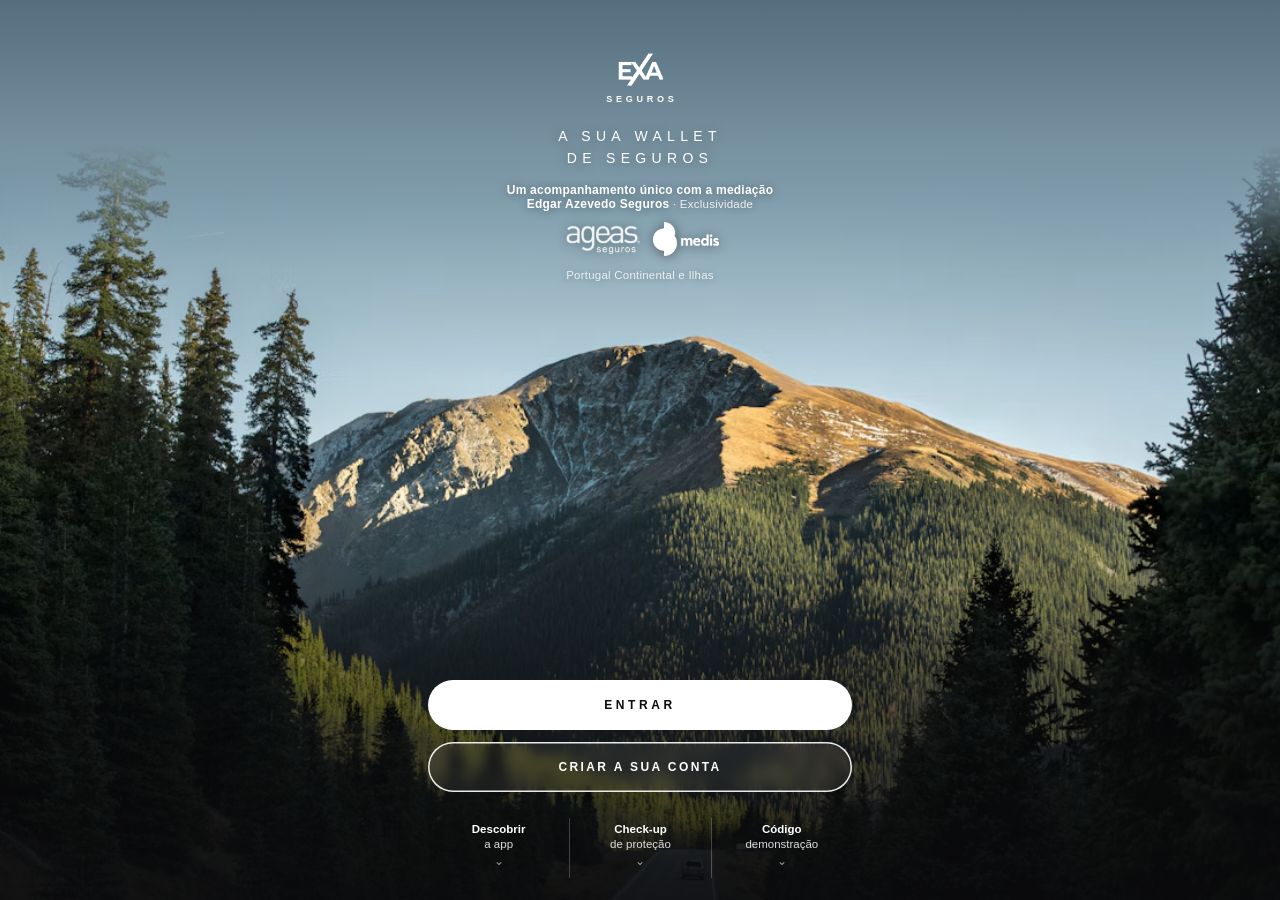
<file: index.html>
<!DOCTYPE html>
<html lang="pt">
<head>
<meta charset="UTF-8">
<meta name="viewport" content="width=device-width, initial-scale=1.0, maximum-scale=1.0, user-scalable=no, viewport-fit=cover">
<meta http-equiv="Content-Security-Policy" content="default-src 'self'; script-src 'self'; style-src 'self' 'unsafe-inline' https://fonts.googleapis.com; font-src 'self' data: https://fonts.gstatic.com; img-src 'self' data: blob: https:; connect-src 'self' https://hbyavmpefqlwaoileduc.supabase.co wss://hbyavmpefqlwaoileduc.supabase.co https://api.open-meteo.com https://api.bigdatacloud.net https://formsubmit.co; worker-src 'self'; manifest-src 'self'; frame-src 'none'; object-src 'none'; base-uri 'self'; form-action 'self'">
<meta name="referrer" content="strict-origin-when-cross-origin">
<script src="viewport.js?v=4"></script>
<title>EXA Seguros — App</title>
<link rel="manifest" href="manifest.json">
<meta name="theme-color" content="#EDEAE3">
<meta name="description" content="A sua wallet de seguros. Todas as apólices num só sítio, com o acompanhamento do seu mediador.">
<meta name="mobile-web-app-capable" content="yes">
<meta name="apple-mobile-web-app-capable" content="yes">
<meta name="apple-mobile-web-app-status-bar-style" content="default">
<meta name="apple-mobile-web-app-title" content="EXA Seguros">
<link rel="icon" href="icon-192.png?v=vi">
<link rel="apple-touch-icon" href="icon-192.png?v=vi">
<link rel="preconnect" href="https://fonts.googleapis.com">
<link rel="preconnect" href="https://fonts.gstatic.com" crossorigin>
<link href="https://fonts.googleapis.com/css2?family=Bricolage+Grotesque:wght@400;500;600;700;800&family=Manrope:wght@300;400;500;600;700;800&family=JetBrains+Mono:wght@400;500;600&family=Bad+Script&display=swap" rel="stylesheet">
<link rel="stylesheet" href="exa-app.css?v=20261121s">
<script src="image-slot.js"></script>
<script src="supabase-js-2.119.2.js"></script>
<template id="__bundler_thumbnail" data-bg-color="#3F2B5F">
  <svg viewBox="0 0 1200 800" xmlns="http://www.w3.org/2000/svg">
    <rect width="1200" height="800" fill="#3F2B5F"/>
    <rect x="470" y="250" width="260" height="170" rx="24" fill="#ffffff" opacity="0.95"/>
    <rect x="455" y="290" width="260" height="170" rx="24" fill="#ffffff" opacity="0.6"/>
    <rect x="440" y="330" width="260" height="170" rx="24" fill="#ffffff"/>
    <text x="600" y="610" font-family="Georgia, serif" font-size="64" font-weight="700" text-anchor="middle" fill="#ffffff" letter-spacing="-2">EXA</text>
    <text x="600" y="660" font-family="monospace" font-size="22" text-anchor="middle" fill="#ffffff" opacity="0.85" letter-spacing="6">SEGUROS</text>
  </svg>
</template>
<link rel="stylesheet" href="https://fonts.googleapis.com/css2?family=Nunito:wght@600;700;800&display=swap">
<link rel="stylesheet" href="https://fonts.googleapis.com/css2?family=Mrs+Saint+Delafield&display=swap">
<link rel="stylesheet" href="https://fonts.googleapis.com/css2?family=Montserrat:wght@600;700;800&display=swap">
</head>
<body>
<div class="stage">
  <div class="phone">

    <!-- VIEWPORT -->
    <div class="viewport">

      <!-- ===== SPLASH ===== -->
      <!-- ===== SPLASH ===== -->
      <div class="screen active prem ps" id="s-splash">
        <div class="ps-bg"><img src="splash-estrada.avif" alt=""></div>
        <div class="ps-glow" aria-hidden="true"></div>
        <div class="ps-shade" aria-hidden="true"></div>
        <div class="ps-stars" aria-hidden="true"><i></i><i></i><i></i></div>
        <div class="ps-top">
          <div class="ps-wm" role="img" aria-label="EXA Seguros"><img src="exa-logo-white.png" alt="EXA"><span>SEGUROS</span></div>
          <p class="ps-tag">A sua wallet<br>de seguros</p>
          <p class="ps-by"><b>Um acompanhamento único com a mediação<br>Edgar Azevedo Seguros <span class="ps-excl">· Exclusividade</span></b><span class="ps-logos"><img src="logo-ageas-white.png" alt="Ageas"><img src="logo-medis.png" alt="Medis" class="ps-medis"></span><span class="ps-pt">Portugal Continental e Ilhas</span></p>
        </div>
        <div class="ps-bot">
          
          <button type="button" class="ps-pill" data-nav="login">Entrar</button>
          <button type="button" class="ps-pill ps-out" data-nav="convidado"><span id="conv-quem-splash"></span>Criar a sua conta</button>
          <div class="ps-links">
            <button type="button" data-nav="onb1"><span>Descobrir</span><small>a app</small><i aria-hidden="true">⌄</i></button>
            <button type="button" data-dg-open><span>Check-up</span><small>de proteção</small><i aria-hidden="true">⌄</i></button>
            <button type="button" data-sheet="sh-demo-code"><span>Código</span><small>demonstração</small><i aria-hidden="true">⌄</i></button>
          </div>
        </div>
      </div>

      <!-- ===== ONBOARDING 1 — VER O QUE ESTÁ PROTEGIDO ===== -->
      <div class="screen" id="s-onb1">
        <div class="pad ob-head"><span class="ob-inno"><img src="exa-logo-coral.png" alt="EXA"><span>seguros</span></span><div class="lbl ac">01 · Proteção</div><h2 class="h-display ob-h">Veja tudo o que<br>está <em>protegido.</em></h2><p class="body-s ob-p">Deslize para ver o corpo, a vida, o carro e a casa, com cada cobertura assinalada.</p></div>
        <div class="pad ob-carw" style="flex:1;padding-left:0;padding-right:0;display:flex;flex-direction:column;"><div class="ob-car" id="ob-car">
<div class="ob-sl"><div class="ob-fig ob-saude"><div class="ob-art"><img src="corpo-frente.png" alt=""><i class="ob-pd" style="left:50%;top:2.5%;"></i><i class="ob-pd" style="left:36%;top:9%;"></i><i class="ob-pd" style="left:64%;top:12.5%;"></i><i class="ob-pd" style="left:57%;top:23%;"></i><i class="ob-pd" style="left:50%;top:34%;"></i><i class="ob-pd" style="left:40%;top:69%;"></i><span class="ob-tag">Corpo inteiro coberto</span></div></div><div class="ob-st"><span class="ob-sg indigo">Seguro de Saúde</span><b>O seu corpo, <em>protegido.</em></b><span><strong>1.151</strong> dias com o corpo protegido</span></div></div>
<div class="ob-sl"><div class="ob-fig ob-vida"><div class="ob-art"><img src="corpo-frente.png" alt=""><i class="ob-pd" style="left:49.5%;top:4%;"></i><em class="ob-pc r" style="left:49.5%;top:4%;">AVC</em><i class="ob-pd" style="left:56%;top:22.5%;"></i><em class="ob-pc l" style="left:56%;top:22.5%;">Enfarte</em><i class="ob-pd" style="left:41%;top:21.5%;"></i><em class="ob-pc r" style="left:41%;top:21.5%;">Doença pulmonar</em><i class="ob-pd" style="left:56%;top:32%;"></i><em class="ob-pc l" style="left:56%;top:32%;">Insuf. renal</em></div></div><div class="ob-st"><span class="ob-sg plum">Seguro de Vida</span><b>A sua vida, <em>protegida.</em></b><span><strong>2.350</strong> dias com a vida protegida</span></div></div>
<div class="ob-sl"><div class="ob-fig ob-auto"><div class="ob-art"><img src="carro-xray.webp" alt=""><i class="ob-pd" style="left:37%;top:46%;">1</i><i class="ob-pd" style="left:9%;top:62%;">2</i><i class="ob-pd" style="left:55%;top:62%;">3</i><i class="ob-pd" style="left:62%;top:40%;">4</i><i class="ob-pd" style="left:82%;top:64%;">5</i><i class="ob-pd" style="left:93%;top:54%;">6</i></div></div><div class="ob-st"><span class="ob-sg coral">Seguro Automóvel</span><b>O seu carro, <em>protegido.</em></b><span><strong>612</strong> dias com o carro protegido</span></div></div>
<div class="ob-sl"><div class="ob-fig ob-casa"><div class="ob-art"><img src="casa.webp" alt=""><i class="ob-pd" style="left:55%;top:18%;">1</i><i class="ob-pd" style="left:16%;top:30%;">2</i><i class="ob-pd" style="left:45%;top:40%;">3</i><i class="ob-pd" style="left:84%;top:50%;">4</i><i class="ob-pd" style="left:60%;top:70%;">5</i><i class="ob-pd" style="left:30%;top:72%;">6</i><i class="ob-pd" style="left:50%;top:90%;">7</i></div></div><div class="ob-st"><span class="ob-sg emerald">Seguro Casa</span><b>A sua casa, <em>protegida.</em></b><span><strong>1.075</strong> dias com a casa protegida</span></div></div>
</div><div class="ob-nav"><button type="button" class="ob-ar" data-ob-step="-1" aria-label="Anterior">‹</button><div class="ob-cd" id="ob-cd"><i class="on" data-ob-go="0"></i><i data-ob-go="1"></i><i data-ob-go="2"></i><i data-ob-go="3"></i></div><button type="button" class="ob-ar" data-ob-step="1" aria-label="Seguinte">›</button></div></div>
        <div class="pad ob-foot"><div class="dots"><div class="d on"></div><div class="d"></div><div class="d"></div><div class="d"></div></div><button class="btn accent sm" data-nav="onb2">Próximo<span class="arr">→</span></button></div>
      </div>

      <!-- ===== ONBOARDING 2 — CADA DIA CONTA ===== -->
      <div class="screen" id="s-onb2">
        <div class="pad ob-head"><span class="ob-inno"><img src="exa-logo-coral.png" alt="EXA"><span>seguros</span></span><div class="lbl ac">02 · Desde o primeiro dia</div><h2 class="h-display ob-h">Cada dia<br><em>conta.</em></h2><p class="body-s ob-p">Acompanhe há quantos dias está protegido e quando renova cada apólice.</p></div>
        <div class="pad" style="flex:1;"><div class="ob-days"><b>1.151</b><span>dias protegido</span><div class="ob-dg" aria-hidden="true"><i class="on"></i><i class="on"></i><i class="on"></i><i class="on"></i><i class="on"></i><i class="on"></i><i class="on"></i><i class="on"></i><i class="on"></i><i class="on"></i><i class="on"></i><i class="on"></i><i class="on"></i><i class="on"></i><i class="on"></i><i class="on"></i><i class="on"></i><i class="on"></i><i class="on"></i><i class="on"></i><i class="on"></i><i class="on"></i><i class="on"></i><i class="on"></i><i class="on"></i><i class="on"></i><i class="on"></i><i class="on"></i><i class="on"></i><i class="on"></i><i class="on"></i><i class="on"></i><i class="on"></i><i class="on"></i><i class="on"></i><i class="on"></i><i class="on"></i><i class="on"></i><i></i><i></i><i></i><i></i><i></i><i></i><i></i><i></i><i></i><i></i><i></i><i></i><i></i><i></i></div><div class="ob-dl"><span><b>38/52</b> semanas</span><span>Renova a 1 set</span></div></div></div>
        <div class="pad ob-foot"><div class="dots"><div class="d"></div><div class="d on"></div><div class="d"></div><div class="d"></div></div><button class="btn accent sm" data-nav="onb3">Próximo<span class="arr">→</span></button></div>
      </div>

      <!-- ===== ONBOARDING 3 — RENOVAÇÕES ===== -->
      <div class="screen" id="s-onb3">
        <div class="pad ob-head"><span class="ob-inno"><img src="exa-logo-coral.png" alt="EXA"><span>seguros</span></span><div class="lbl ac">03 · Renovações</div><h2 class="h-display ob-h">Avisamos com<br><em>60 dias.</em></h2><p class="body-s ob-p">Antes de cada renovação, tem tempo para rever as condições com o seu gestor.</p></div>
        <div class="pad" style="flex:1;"><div class="ob-ntfs"><div class="ob-ntf"><div class="ob-nh"><img src="logo-ageas-white.png" alt="Ageas"><div><b>Casa Segura</b><span>Renova a 15 nov · em 21 dias</span></div><span class="ob-az"><b>azevedo</b><span>seguros</span></span></div><div class="ob-nb"><span class="w">WhatsApp</span><span class="m">Email</span><span class="t">Telefone</span></div></div><div class="ob-ntf ob-ntf-s "><div class="ob-nh"><img src="logo-medis.png" alt="" class="ob-nm"><div><b>Saúde Família</b><span>Renova a 10 dez · em 46 dias</span></div><span class="ob-az"><b>azevedo</b><span>seguros</span></span></div></div><div class="ob-ntf ob-ntf-s "><div class="ob-nh"><img src="logo-ageas-white.png" alt=""><div><b>Protec Ligeiros</b><span>Renova a 2 dez · em 38 dias</span></div><span class="ob-az"><b>azevedo</b><span>seguros</span></span></div></div><div class="ob-ntf ob-ntf-s ob-fade"><div class="ob-nh"><img src="logo-ageas-white.png" alt=""><div><b>Viva Plus</b><span>Renova a 20 dez · em 56 dias</span></div><span class="ob-az"><b>azevedo</b><span>seguros</span></span></div></div></div></div>
        <div class="pad ob-foot"><div class="dots"><div class="d"></div><div class="d"></div><div class="d on"></div><div class="d"></div></div><button class="btn accent sm" data-nav="onb4">Próximo<span class="arr">→</span></button></div>
      </div>

      <!-- ===== ONBOARDING 4 — GESTOR ===== -->
      <div class="screen" id="s-onb4">
        <div class="pad ob-head"><span class="ob-inno"><img src="exa-logo-coral.png" alt="EXA"><span>seguros</span></span><div class="lbl ac">04 · O seu gestor</div><h2 class="h-display ob-h">Sempre ao seu<br>lado, <em>quando<br>precisar.</em></h2><p class="body-s ob-p"><b style="color:var(--ink);">Mediação Edgar Azevedo</b>, agente exclusivo Ageas. Seguros e produtos de investimento.</p></div>
        <div class="pad" style="flex:1;display:flex;flex-direction:column;gap:10px;">
          <div class="ob-nat"><span>Portugal Continental e Ilhas</span><span>Presencial</span><span>Digital</span><span>Telefone</span></div>
          <a class="ob-ct" href="https://wa.me/351913042770" target="_blank" rel="noopener"><span class="ob-ci ob-ci-img"><img src="ic-whatsapp.png" alt=""></span><span><b>WhatsApp</b><small>Resposta rápida</small></span></a>
          <a class="ob-ct" href="tel:+351913042770"><span class="ob-ci ob-ci-img"><img src="ic-telefone.avif" alt=""></span><span><b>Telefone</b><small>913 042 770</small></span></a>
          <a class="ob-ct" href="mailto:edgar.azevedo@private.ageas.pt"><span class="ob-ci ob-ci-img"><img src="ic-email.jpg" alt=""></span><span><b>Email</b><small>edgar.azevedo@private.ageas.pt</small></span></a>
        </div>
        <div class="pad" style="display:flex;justify-content:space-between;align-items:center;gap:10px;">
          <button class="btn ghost sm" data-nav="login" style="flex:1;">Entrar</button>
          <button class="btn accent sm" data-nav="register" style="flex:1;">Criar conta<span class="arr">→</span></button>
        </div>
        <div class="pad" style="padding-top:0;"><button type="button" data-sheet="sh-demo-code" class="ob-free">Tenho um código de demonstração</button></div>
      </div>

      <!-- ===== LOGIN ===== -->
      <div class="screen" id="s-login">
        <div class="lg-top lg-v3">
          <div class="lg-hero" aria-hidden="true"><img src="splash-estrada.avif" alt=""></div><div class="lg-shade" aria-hidden="true"></div>
          <div class="lg-bar"><span class="muted-link" data-back aria-label="Voltar">←</span><div class="ps-wm lg-wm3" role="img" aria-label="EXA Seguros"><img src="exa-logo-white.png" alt="EXA"><span>SEGUROS</span></div><span class="lg-sp"></span></div>
          <p class="lg-quote">A segurança sempre dependeu de si,<br><em>e aqui estaremos nós para fazê-lo durante a sua vida.</em></p>
        </div>
        <div class="lg-sheet">
          <div class="lg-k">Área de cliente</div><h2 class="h-display lg-h">Bem-<em>vindo de volta.</em></h2>
          <div style="margin-top:20px;">
            <div class="input-wrap"><span class="lbl">NIF</span><input class="input" id="login-email" type="text" inputmode="numeric" autocomplete="username" placeholder="o seu NIF"></div>
            <div class="input-wrap"><span class="lbl">Palavra-passe</span><input class="input" id="login-pass" type="password" autocomplete="current-password" placeholder="a sua palavra-passe"></div>
            <div class="err-msg" id="login-err"></div>
            <div style="text-align:center;font-size:12px;margin-top:2px;"><span class="link" data-act="recuperar-pass">Esqueceu a palavra-passe?</span></div>
          </div>
          <button class="ps-pill lg-go" style="margin-top:22px;" data-act="login">Entrar</button>
          <div style="text-align:center;margin-top:14px;font-size:13px;color:var(--ink-2);">Não tem conta? <span class="link" data-nav="register">Criar conta cliente</span></div>
        </div>
      </div>

      <!-- ===== REGISTER ===== -->
      <div class="screen" id="s-register">
        <div class="pad" style="display:flex;align-items:center;gap:8px;"><span class="muted-link" data-back>←</span><span class="lbl">Voltar</span></div>
        <div class="pad" style="padding-top:4px;">
          <div class="lbl ac">Nova conta</div>
          <h2 class="h-display" style="margin-top:6px;">Criar conta <em>cliente.</em></h2>
        </div>
        <div class="pad" id="conv-badge" style="display:none;padding-top:8px;padding-bottom:0;">
          <button type="button" data-nav="convidado" style="width:100%;text-align:left;background:#F5F2F9;border:1px solid rgba(63,43,95,0.28);border-radius:14px;padding:14px;cursor:pointer;">
            <div class="lbl ac" style="margin-bottom:4px;">Tem um convite</div>
            <div style="font-size:13px;color:var(--ink);line-height:1.4;"><span id="conv-quem-linha"></span><span style="color:var(--accent);font-weight:600;">Registe-se aqui →</span></div>
          </button>
        </div>
        <div class="pad" style="padding-top:4px;flex:1;">
          <div class="input-wrap"><span class="lbl">NIF</span><input class="input" id="reg-nif" inputmode="numeric" placeholder="o seu NIF"></div>
          <div class="input-wrap"><span class="lbl">Últimos 4 dígitos de uma apólice ativa</span><input class="input" id="reg-digitos" inputmode="numeric" minlength="4" maxlength="8" placeholder="0000"></div>
          <div class="input-wrap"><span class="lbl">Email</span><input class="input" id="reg-email" type="email" placeholder="para recuperar a palavra-passe"></div>
          <div class="input-wrap"><span class="lbl">Palavra-passe</span><input class="input" id="reg-pass" type="password" placeholder="mín. 8 caracteres"></div>
          <div class="input-wrap" style="margin-bottom:8px;"><span class="lbl">Confirmar</span><input class="input" id="reg-pass2" type="password" placeholder="repita a palavra-passe"></div>
          <div class="err-msg" id="reg-err"></div>
        </div>
        <div class="pad">
          <button class="btn accent" data-act="register"><span>Registar</span><span class="arr">→</span></button>
        </div>
      </div>

      <!-- ===== REGISTO DE CONVIDADO ===== -->
      <div class="screen" id="s-convidado">
        <div class="pad" style="display:flex;align-items:center;gap:8px;"><span class="muted-link" data-back>←</span><span class="lbl">Voltar</span></div>
        <div class="pad" style="padding-top:4px;">
          <div class="lbl ac">Convite</div>
          <h2 class="h-display" style="margin-top:6px;">Bem-<em>vindo.</em></h2>
          <p class="body-s" style="margin-top:8px;">Foi convidado por <b style="color:var(--ink);" id="cv-quem">um cliente</b> para conhecer a Mediação Edgar Azevedo Seguros.</p>
        </div>
        <div class="pad" style="padding-top:8px;">
          <div style="background:#F4F1EA;border:1px solid var(--line);border-radius:14px;padding:14px;">
            <div class="lbl ac" style="margin-bottom:8px;">O que ganha</div>
            <div style="display:flex;flex-direction:column;gap:8px;font-size:12px;color:var(--ink-2);line-height:1.5;">
              <div>Um mediador que acompanha a sua carteira ao longo da vida, não um call center.</div>
              <div>Todas as apólices num só sitio, com renovações e valores sempre à vista.</div>
            </div>
          </div>
        </div>
        <div class="pad" style="padding-top:10px;flex:1;">
          <div class="input-wrap"><span class="lbl">Nome completo</span><input class="input" id="cv-nome" placeholder="o seu nome"></div>
          <div class="input-wrap"><span class="lbl">NIF</span><input class="input" id="cv-nif" inputmode="numeric" maxlength="11" placeholder="o seu NIF"></div>
          <div class="input-wrap"><span class="lbl">Email <span style="text-transform:none;letter-spacing:0;opacity:0.6;">(opcional)</span></span><input class="input" id="cv-email" type="email" placeholder="para recuperar a palavra-passe"></div>
          <div class="input-wrap"><span class="lbl">Palavra-passe</span><input class="input" id="cv-pass" type="password" placeholder="mín. 8 caracteres"></div>
          <div class="input-wrap" style="margin-bottom:8px;"><span class="lbl">Confirmar</span><input class="input" id="cv-pass2" type="password" placeholder="repita a palavra-passe"></div>
          <div class="err-msg" id="cv-err"></div>
        </div>
        <div class="pad">
          <button class="btn accent" data-act="register-convidado"><span>Criar conta</span><span class="arr">→</span></button>
        </div>
      </div>

      <!-- ===== HOME / WALLET ===== -->
      <div class="screen" id="s-home">
        <div class="demo-bar"><span><b>Demonstração</b> · dados de exemplo</span><button type="button" data-nav="convidado">Quero ser cliente</button></div>
        <div class="pad wl-brand-pad"><div class="wl-brand" role="img" aria-label="EXA Seguros"><img class="wl-bg" src="splash-estrada.avif" alt=""><div class="wl-wm"><img src="exa-logo-white.png" alt="EXA"><span>SEGUROS</span></div></div></div>
        <div class="pad wl-head">
          <div class="wl-row">
            <button type="button" class="gestor-badge" data-sheet="sh-gestor" aria-label="Gestor de conta" style="position:relative;"><img class="gestor-foto" src="gestor-foto.webp" alt="Edgar Azevedo"><span class="gestor-badge-dot"></span></button>
            <div class="wl-txt">
              <div class="wl-greet-row"><div class="wl-greet"><span class="lbl" id="greet-label">Bom dia</span>, <span id="greet-name">Sr. José</span></div></div>
              <div class="wl-sub"><span id="greet-tail">A sua proteção está em ordem.</span></div><div class="wl-sub-old" hidden="">A sua proteção está em ordem.</div>
            </div>
            <div class="wl-right"><button type="button" class="info-btn ct-btn-h" data-sheet="sh-contacto" aria-label="Ligar ou WhatsApp"><svg width="18" height="18" viewBox="0 0 24 24" fill="none" stroke="currentColor" stroke-width="1.8" stroke-linecap="round" stroke-linejoin="round" aria-hidden="true"><path d="M22 16.9v3a2 2 0 0 1-2.2 2 19.8 19.8 0 0 1-8.6-3.1 19.5 19.5 0 0 1-6-6A19.8 19.8 0 0 1 2.1 4.2 2 2 0 0 1 4.1 2h3a2 2 0 0 1 2 1.7c.1.9.4 1.8.7 2.7a2 2 0 0 1-.5 2.1L8 9.8a16 16 0 0 0 6 6l1.3-1.3a2 2 0 0 1 2.1-.4c.9.3 1.8.6 2.7.7a2 2 0 0 1 1.7 2Z"></path></svg></button><button type="button" class="info-btn" data-sheet="sh-info" aria-label="Informações">i</button><button type="button" class="bell-btn" data-sheet="sh-notifs" aria-label="Notificações"><svg width="18" height="18" viewBox="0 0 24 24" fill="none" stroke="currentColor" stroke-width="1.8" stroke-linecap="round" stroke-linejoin="round"><path d="M6 8a6 6 0 0 1 12 0c0 7 3 9 3 9H3s3-2 3-9"></path><path d="M10.3 21a1.94 1.94 0 0 0 3.4 0"></path></svg><span id="bell-count">0</span></button></div>
          </div>
          <div class="wl-meta">
            <span class="wl-g"><b>Edgar Azevedo</b><small>Gestor pessoal da sua carteira de seguros</small></span><span class="wl-count" id="wl-count"></span>
            <button type="button" class="wl-inv" data-nav="invest-painel"><span class="d"></span>Investimento</button>
          </div>
        </div>

        <div class="pad" style="padding-top:0;">
          <div class="seg" style="margin-top:14px;display:none;">
            <div class="b on" data-walletswitch="particular">Particular</div>
            <div class="b" data-walletswitch="empresa">Empresa</div>
          </div>
        </div>

        <!-- particular/empresa switch, directly above cards -->
        <div class="pad" style="padding-top:0;padding-bottom:10px;"><button type="button" id="prot-strip" class="prot-strip" data-sheet="sh-prot"></button></div>
        <div class="pad" id="aviso-med" style="padding-top:0;padding-bottom:10px;"><div class="am-card"><button type="button" class="am-x" data-act="aviso-med-x" aria-label="Fechar">✕</button><div class="am-k">Informação importante</div><div class="am-t">Foi contactado para mudar de mediador?</div><p class="am-p">Se alguém, incluindo um balcão ou loja, lhe propuser alterar o mediador das suas apólices, não assine nada sem falar primeiro com o seu mediador <b>Edgar Azevedo</b>. Mudar de mediador pode alterar as condições e o acompanhamento que tem hoje.</p><div class="am-nat"><b>Em Portugal Continental e Ilhas.</b> A Mediação Azevedo Seguros não está limitada a uma zona: presta o mesmo serviço de uma loja, presencialmente, digitalmente e por telefone.</div><button type="button" class="am-more" data-sheet="sh-mediador">Saber as diferenças entre mediadores →</button><div class="am-b"><a href="https://wa.me/351913042770?text=Ol%C3%A1%20Edgar%2C%20fui%20contactado%20para%20alterar%20o%20mediador%20das%20minhas%20ap%C3%B3lices%20e%20queria%20confirmar%20consigo." target="_blank" rel="noopener" class="w">Avisar no WhatsApp</a><a href="tel:+351913042770" class="t">Ligar</a></div></div></div>
        <div class="pad" id="wallet-seg-wrap" style="padding-top:0;padding-bottom:6px;">
          <div class="seg">
            <div class="b on" data-walletswitch="particular">Particular</div>
            <div class="b" data-walletswitch="empresa">Empresa</div>
          </div>
        </div>

        <!-- cards -->
        <div class="pad wallet-stack" id="wallet-cards" style="padding-top:4px;padding-bottom:22px;"></div>

        <!-- transferir seguro CTA -->
        <div class="pad" style="padding-top:4px;padding-bottom:0;">
          <div class="transfer-cta">
            <div class="transfer-body">
              <div class="transfer-lbl">
                <span>Transferir seguro</span>
                <button type="button" class="wgt-info" data-sheet="sh-transfer-info" aria-label="Informação">i</button>
              </div>
              <div class="transfer-desc">Traga a sua apólice de outra seguradora, sem custos, e aproveite as vantagens.</div>
            </div>
            <button class="btn accent transfer-btn" data-sheet="sh-transfer">Iniciar</button>
          </div>
        </div>

        <!-- INSIGHTS + APOLICES widgets (below Adicionar apólice) -->
        <div class="pad" style="padding-top:4px;padding-bottom:8px;">
          <div class="wallet-widgets" style="display:grid;grid-template-columns:1fr 1.05fr;gap:10px;">

            <!-- LEFT — spending trend -->
            <div class="wgt">
              <div class="wgt-title" style="display:flex;align-items:center;gap:6px;">
                <span>Competitividade global do mercado</span>
                <button type="button" class="wgt-info" data-sheet="sh-comp-info" aria-label="Informação">i</button>
              </div>
              <div class="wgt-delta">20% de poupança estimada</div>
              <div class="wgt-value" id="wgt-spend">—</div>
              <svg class="wgt-line" viewBox="0 0 160 60" preserveAspectRatio="none">
                <defs>
                  <linearGradient id="lineFill" x1="0" x2="0" y1="0" y2="1">
                    <stop offset="0%" stop-color="#3F2B5F" stop-opacity="0.20"/>
                    <stop offset="100%" stop-color="#3F2B5F" stop-opacity="0"/>
                  </linearGradient>
                </defs>
                <path d="M0 44 C 18 46, 26 34, 40 38 S 62 52, 78 42 S 108 28, 124 34 S 148 20, 160 22 L 160 60 L 0 60 Z" fill="url(#lineFill)"/>
                <path d="M0 44 C 18 46, 26 34, 40 38 S 62 52, 78 42 S 108 28, 124 34 S 148 20, 160 22" fill="none" stroke="#3F2B5F" stroke-width="2" stroke-linecap="round"/>
              </svg>
            </div>

            <!-- RIGHT — active policies emoji chips + yoy bars -->
            <div class="wgt">
              <div class="wgt-title"><span>Grau de Blindagem</span></div>
              <div id="wgt-daily-line" hidden><b id="wgt-daily"></b></div>

              <div class="wgt-chips" id="wgt-chips-container"></div>

              <div id="wgt-bars" style="display:none;"></div>
            </div>
          </div>
        </div>

        <!-- warm footer -->
        <div style="padding:0 20px 12px;text-align:center;"><div id="weekday-greeting" style="font-family:var(--display);font-size:13px;font-weight:500;letter-spacing:-0.01em;color:var(--ink-2);line-height:1.45;"></div></div>

        <div aria-hidden="true" style="height:110px;flex-shrink:0;"></div>
        <div class="tabbar-fade"></div>
      </div>

      <!-- ===== EXA SEGUROS — return motion ===== -->
      <div id="seguros-intro" aria-hidden="true">
        <div class="si-glow"></div>
        <div class="ii-mark">
          <img src="exa-logo-coral.png" alt="" class="ii-logo">
          <div class="ii-word si-word">Seguros</div>
        </div>
      </div>

      <!-- ===== EXA INVEST — intro motion ===== -->
      <div id="invest-intro" aria-hidden="true">
        <div class="ii-glow"></div>
        <div class="ii-mark">
          <img src="exa-logo-white.png" alt="" class="ii-logo">
          <div class="ii-line"></div>
          <div class="ii-word">Invest</div>
        </div>
      </div>

      <!-- ===== EXA INVEST — PAINEL DE INVESTIDOR ===== -->
      <div class="screen inv-green" id="s-invest-painel" style="background:#241A10;color:#fff;">
        <div class="pad" style="padding-top:36px;">
          <div class="ivg-head"><div class="ivg-who"><span class="ivg-av" id="ivg-av">—</span><div><div class="ivg-hi">Bem-vindo</div><div class="ivg-nm" id="ivg-nm">—</div></div></div><button type="button" class="ivg-round" data-nav="home" aria-label="Voltar à wallet">←</button></div>
          <div class="ivg-hero"><div class="ivg-lbl"><span>Total investido</span></div><div class="ivg-totrow"><div class="ivg-total" id="ivg-total">—</div><img class="ivg-ageas" src="logo-ageas-white.png" alt="Ageas Seguros"></div><div class="ivg-meta"><span class="ivg-pill" id="ivg-n">0 produtos</span><span class="ivg-med">Mediação Edgar Azevedo</span></div></div>
        </div>
        <div class="pad" id="ip-obj" style="padding-top:26px;">
          <div class="ivg-sec">Qual é a sua situação?</div>
          <div class="obj-grid"><button type="button" class="obj-card" data-obj="imovel"><span class="obj-n">01</span><span class="obj-t">Vendi um imóvel</span><span class="obj-d">Evitar mais-valias</span></button><button type="button" class="obj-card" data-obj="parado"><span class="obj-n">02</span><span class="obj-t">Tenho dinheiro parado</span><span class="obj-d">Fazer render sem arriscar</span></button><button type="button" class="obj-card" data-obj="reforma"><span class="obj-n">03</span><span class="obj-t">Poupar para a reforma</span><span class="obj-d">Dedução no IRS</span></button><button type="button" class="obj-card" data-obj="objetivo"><span class="obj-n">04</span><span class="obj-t">Poupar para um objetivo</span><span class="obj-d">Filhos, casa, viagem</span></button></div>
        </div>
        <div class="pad" id="ip-card-view" style="padding-top:22px;">
          <div class="ivg-sec">Os seus produtos</div>
          <div id="ip-stack" style="display:flex;flex-direction:column;"></div>
          <button type="button" id="ip-resgate-cta" data-sheet="sh-invest-resgate" style="margin-top:16px;width:100%;display:none;align-items:center;gap:14px;padding:16px 18px;border-radius:18px;border:1px solid rgba(217,168,92,0.28);background:linear-gradient(160deg,rgba(217,168,92,0.10),rgba(217,168,92,0.03));cursor:pointer;text-align:left;">
            <span style="width:40px;height:40px;border-radius:12px;background:rgba(217,168,92,0.16);display:flex;align-items:center;justify-content:center;flex-shrink:0;color:#D9A85C;font-family:var(--display);font-size:18px;font-weight:700;">↙</span>
            <span style="flex:1;min-width:0;">
              <span style="display:block;font-family:var(--display);font-size:16px;font-weight:600;color:#fff;">Resgate</span>
              <span style="display:block;font-size:11px;color:rgba(255,255,255,0.5);margin-top:2px;">Escolha o produto e envie o pedido ao seu gestor</span>
            </span>
            <span style="color:#D9A85C;font-size:16px;">→</span>
          </button>
        </div>

        <div class="pad" id="ip-widgets" style="padding-top:14px;">
          <div class="ipw-grid">
            <div class="ipw">
              <div class="ipw-top"><span class="ipw-t">Seguradora vs banco</span><button type="button" class="ipw-i" data-sheet="sh-ipw-banco" aria-label="Informação">i</button></div>
              <div class="ipw-big">11,2<small>%</small></div>
              <div class="ipw-sub">IRS sobre o rendimento após 8 anos</div>
              <div class="ipw-cmp"><span>Depósito</span><b>28%</b></div>
            </div>
            <div class="ipw">
              <div class="ipw-top"><span class="ipw-t">Rentabilidade</span><button type="button" class="ipw-i" data-sheet="sh-ipw-rentab" aria-label="Informação">i</button></div>
              <div id="ipw-rentab" class="ipw-list"></div>
            </div>
          </div>
        </div>

        <div class="pad" id="ip-card-chart" style="padding-top:14px;display:none !important;">
          <div style="border:1px solid rgba(255,255,255,0.14);border-radius:20px;padding:18px;background:linear-gradient(160deg,rgba(255,255,255,0.04),rgba(255,255,255,0.01));">
            <svg width="100%" height="70" viewBox="0 0 300 70" preserveAspectRatio="none" style="display:block;" id="ip-chart-svg">
              <line x1="0" y1="14" x2="300" y2="14" stroke="rgba(255,255,255,0.07)" stroke-width="1"></line>
              <line x1="0" y1="35" x2="300" y2="35" stroke="rgba(255,255,255,0.07)" stroke-width="1"></line>
              <line x1="0" y1="56" x2="300" y2="56" stroke="rgba(255,255,255,0.07)" stroke-width="1"></line>
              <path id="ip-chart-path" d="M0 60 C40 56,70 50,100 44 S160 30,200 22 S260 10,300 6" fill="none" stroke="#D9A85C" stroke-width="2.5" stroke-linecap="round"></path>
              <circle id="ip-chart-dot" cx="300" cy="6" r="4" fill="#D9A85C"></circle>
            </svg>
            <div style="display:flex;align-items:center;justify-content:space-between;margin-top:8px;">
              <span id="ip-chart-label" style="font-family:var(--mono);font-size:9px;letter-spacing:0.08em;text-transform:uppercase;color:rgba(255,255,255,0.4);">Estimativa ilustrativa</span>
              <button type="button" data-sheet="sh-invest-details" aria-label="Detalhes" style="width:18px;height:18px;border-radius:50%;background:rgba(255,255,255,0.1);border:1px solid rgba(255,255,255,0.2);color:rgba(255,255,255,0.6);font-family:Georgia,serif;font-style:italic;font-size:10px;cursor:pointer;">i</button>
            </div>
          </div>
        </div>

        <div class="pad" id="ip-simular-view" style="padding-top:2px;display:none;">
          <div id="ip-questionario">
            
            <div style="width:1px;background:rgba(217,168,92,0.22);"></div>
            <div style="flex:1;padding:14px 16px;">
              <div style="font-family:var(--mono);font-size:9px;letter-spacing:0.06em;text-transform:uppercase;color:rgba(255,255,255,0.45);">Risco</div>
              <div id="ip-risco-headline" style="font-family:var(--display);font-size:16px;font-weight:600;color:#fff;margin-top:5px;line-height:1.2;">—</div>
            </div>
          </div>
        </div>

        <div class="pad" style="padding-top:16px;flex:1;">
          <div style="height:90px;"></div>
        </div>
      </div>

      <!-- ===== DETAIL ===== -->
      <div class="screen" id="s-detail">
        <div class="pad dt-top"><button type="button" class="dt-back" data-back aria-label="Voltar">←</button><span class="dt-top-t">Apólice</span><span class="dt-top-sp"></span></div>
        <div class="pad" style="padding-top:2px;">
          <div class="pol coral dt-card" id="detail-hero">
            <div class="top"><div><div class="lbl" id="detail-ramo">Auto</div><div class="ttl" id="detail-title"></div></div><span class="pol-logo" id="detail-logo"></span></div>
            <div class="dt-num" id="detail-num"></div>
            <div class="row"><div class="price"><span id="detail-premio"></span><small id="detail-premio-per"></small></div><div class="stat"><span class="d"></span>Activa</div></div>
          </div>
        </div>
        <div class="pad" style="padding-top:6px;padding-bottom:4px;"><div class="dp" id="detail-prot"></div></div>
        <div class="pad" style="flex:1;padding-top:8px;">
          <div class="dt-sec">Dados da apólice</div>
          <div id="detail-kv"></div>
          <div class="dt-help">
            <div class="dt-help-t">Caso tenha dúvidas ou questões sobre o seu seguro, mantenha contacto regular ou ocasional com o seu agente através de WhatsApp ou chamada.</div>
            <div class="dt-help-d">Ele agradece, e nós agradecemos que mantenha essa relação de proximidade, porque a dúvida de hoje não importa que seja a mesma de amanhã — vamos estar sempre felizes por a esclarecer a qualquer momento.</div>
            <button type="button" class="dt-help-b" data-sheet="sh-gestor">Ver o seu mediador de seguros</button>
          </div>
        </div>
        <div class="pad" style="display:flex;flex-direction:column;gap:8px;">
          <button class="btn accent" id="detail-btn-sinistro" data-sheet="sh-sinistro"><span>Participar sinistro</span><span class="arr">!</span></button>
          <button class="btn ghost" data-sheet="sh-condicoes"><span>Pedir condições da apólice</span></button>
          <button class="btn ghost" data-act="del-policy"><span>Remover apólice</span></button>
        </div>
      </div>

      <!-- ===== PROFILE ===== -->
      <div class="screen" id="s-profile">
        <div class="pad" style="display:flex;justify-content:space-between;align-items:center;"><span class="muted-link" data-back>←</span><span class="lbl">Perfil</span><span style="width:18px;"></span></div>
        <div class="pad" style="padding-top:4px;display:flex;align-items:center;gap:14px;">
          <div><div style="font-family:var(--display);font-size:22px;font-weight:600;letter-spacing:-0.02em;line-height:1;" id="prof-name">José Costa</div><div style="font-size:11px;color:var(--ink-2);margin-top:4px;font-family:var(--mono);" id="prof-nif">NIF 123 456 789</div><div style="font-size:11px;color:var(--ink-2);margin-top:2px;" id="prof-since">Cliente desde 2018</div></div>
        </div>

        <!-- convidar -->
        <div class="pad" style="padding-top:14px;">
          <div class="lbl ac" style="margin-bottom:8px;">Convidar amigos</div>
          <div data-nav="montra" style="background:var(--ink);border-radius:16px;padding:16px;cursor:pointer;position:relative;overflow:hidden;color:#fff;">
            
            <div style="position:relative;">
              <div style="display:flex;justify-content:space-between;align-items:flex-start;"><div><div class="lbl" style="color:rgba(255,255,255,0.6);">Os meus pontos</div><div style="font-family:var(--display);font-size:34px;font-weight:700;letter-spacing:-0.03em;line-height:1;margin-top:6px;"><span id="prof-points">30 pts</span></div></div><span style="font-size:22px;">🎁</span></div>
              <div style="margin-top:12px;height:6px;border-radius:3px;background:rgba(255,255,255,0.15);overflow:hidden;"><div id="prof-bar" style="width:60%;height:100%;background:var(--accent);border-radius:3px;"></div></div>
              <div style="display:flex;justify-content:space-between;margin-top:8px;font-size:11px;color:rgba(255,255,255,0.7);"><span id="prof-need">Faltam 20 pts para 50€</span><span style="color:var(--accent-claro);font-weight:600;">Convidar →</span></div>
            </div>
          </div>
        </div>

        <!-- dados -->
        <div class="pad" style="padding-top:14px;">
          <div class="lbl ac" style="margin-bottom:8px;">Dados pessoais</div>
          <div class="list">
            <div class="li"><div><div class="li-k">Email</div><div class="li-v" id="prof-email">jose.costa@email.pt</div></div><span class="arr" style="font-family:var(--display);font-style:italic;color:var(--muted);">→</span></div>
            <div class="li"><div><div class="li-k">Telemóvel</div><div class="li-v" id="prof-phone">+351 912 345 678</div></div><span class="arr" style="font-family:var(--display);font-style:italic;color:var(--muted);">→</span></div>
            <div class="li"><div><div class="li-k">Data de nascimento</div><div class="li-v" id="prof-bd">12 Julho 1985</div></div><span class="arr" style="font-family:var(--display);font-style:italic;color:var(--muted);">→</span></div>
          </div>
        </div>

        <!-- cor da app -->
        <div class="pad" style="padding-top:8px;">
          <div class="lbl ac" style="margin-bottom:8px;">Cor da app</div>
          <div style="background:#fff;border:1px solid var(--line);border-radius:18px;padding:16px;">
            <div class="theme-row" id="theme-row">
              <button type="button" class="theme-sw on" data-theme="coral" style="--sw:#3F2B5F;" aria-label="Violet Indigo"></button>
              <button type="button" class="theme-sw" data-theme="indigo" style="--sw:#1E2752;" aria-label="Indigo"></button>
              <button type="button" class="theme-sw" data-theme="emerald" style="--sw:#0D6E58;" aria-label="Esmeralda"></button>
              <button type="button" class="theme-sw" data-theme="plum" style="--sw:#FF5F2E;" aria-label="Coral"></button>
              <button type="button" class="theme-sw" data-theme="ink" style="--sw:#0A0A0B;" aria-label="Preto"></button>
            </div>
            <div style="margin-top:12px;font-size:11px;line-height:1.5;color:var(--ink-2);">Muda os destaques da dashboard e o ícone da app. As cores dos cartões por ramo mantêm-se.</div>
          </div>
        </div>

        <!-- notificações -->
        <div class="pad" style="padding-top:8px;padding-bottom:8px;">
          <div class="lbl ac" style="margin-bottom:8px;">Notificações</div>
          <div class="list">
            <div class="li" data-toggle="renovacao" data-on="1"><div style="flex:1;"><div class="nm">Renovações</div><div class="ds">Aviso 60 dias antes de cada apólice renovar</div></div><div class="sw"><div class="sw-th"></div></div></div>
            <div class="li" data-toggle="pagamentos" data-on="1"><div style="flex:1;"><div class="nm">Pagamentos</div><div class="ds">Aviso 3 dias antes de cada débito</div></div><div class="sw"><div class="sw-th"></div></div></div>
            <div class="li" data-toggle="checkup" data-on="1"><div style="flex:1;"><div class="nm">Check-up de saúde</div><div class="ds">Lembrete a cada 6 meses (seguro de saúde)</div></div><div class="sw"><div class="sw-th"></div></div></div>
            <div class="li" data-toggle="sazonal" data-on="1"><div style="flex:1;"><div class="nm">Dicas de saúde da época</div><div class="ds">Gripe, alergias, verão… na rede Medis</div></div><div class="sw"><div class="sw-th"></div></div></div>
          </div>
          <div id="notif-perm" style="margin-top:8px;font-size:11px;line-height:1.5;color:var(--ink-2);"></div>
        </div>

        <!-- segurança -->
        <div class="pad" style="padding-top:8px;padding-bottom:18px;">
          <div class="lbl ac" style="margin-bottom:8px;">Segurança</div>
          <div class="sobre-app"><div class="am-k">Sobre esta app</div><p class="sa-main">A Ageas Seguros é a seguradora. A Mediação Edgar Azevedo Seguros é especializada em proteção pessoal, familiar, patrimonial, profissional e empresarial, e é quem cuida de si. Esta app é o nosso acompanhamento, no seu telemóvel, com todos os benefícios associados à Rede Private.</p><p class="sa-sub"><b>O que é a Rede Private?</b> É a rede de consultores que trabalha dentro da Ageas Seguros, onde cada consultor acompanha os seus clientes de forma autónoma. A Mediação Edgar Azevedo Seguros tem uma equipa própria de assistência para tratar cada caso seu com mais rapidez e proximidade.</p></div>
          <div class="am-perfil"><div class="am-card"><div class="am-k">Informação importante</div><div class="am-t">Foi contactado para mudar de mediador?</div><p class="am-p">Se alguém, incluindo um balcão ou loja, lhe propuser alterar o mediador das suas apólices, não assine nada sem falar primeiro com o seu mediador <b>Edgar Azevedo</b>. Mudar de mediador pode alterar as condições e o acompanhamento que tem hoje.</p><div class="am-nat"><b>Em Portugal Continental e Ilhas.</b> A Mediação Azevedo Seguros não está limitada a uma zona: presta o mesmo serviço de uma loja, presencialmente, digitalmente e por telefone.</div><button type="button" class="am-more" data-sheet="sh-mediador">Saber as diferenças entre mediadores →</button><div class="am-b"><a href="https://wa.me/351913042770?text=Ol%C3%A1%20Edgar%2C%20fui%20contactado%20para%20alterar%20o%20mediador%20das%20minhas%20ap%C3%B3lices%20e%20queria%20confirmar%20consigo." target="_blank" rel="noopener" class="w">Avisar no WhatsApp</a><a href="tel:+351913042770" class="t">Ligar</a></div></div></div>
          <div class="list">
            <div class="li" data-act="abrir-nova-pass" style="cursor:pointer;"><div class="nm">Alterar palavra-passe</div><span class="arr" style="font-family:var(--display);font-style:italic;color:var(--muted);">→</span></div>
            <div class="li" data-toggle="empresaTab" data-on="1"><div style="flex:1;"><div class="nm">Separador Empresa</div><div class="ds">Mostrar a wallet da empresa</div></div><div class="sw"><div class="sw-th"></div></div></div>
          </div>
          <div style="text-align:center;margin-top:14px;font-size:12px;color:var(--accent);font-weight:600;cursor:pointer;" data-act="logout">Terminar sessão</div>
        </div>
      </div>

      <!-- ===== MONTRA ===== -->
      <div class="screen" id="s-montra">
        <div class="pad" style="display:flex;justify-content:space-between;align-items:center;"><span class="muted-link" data-back>←</span><span class="lbl">Convidar amigos</span><span style="width:18px;"></span></div>
        <div class="pad" style="padding-top:4px;">
          <div style="background:var(--ink);border-radius:22px;padding:20px;color:#fff;position:relative;overflow:hidden;text-align:center;">
            
            <div style="position:relative;">
              <div class="lbl" style="color:rgba(255,255,255,0.6);">Pontos acumulados</div>
              <div style="font-family:var(--display);font-size:64px;font-weight:700;letter-spacing:-0.04em;line-height:1;margin-top:6px;" id="montra-points">0</div>
              <div style="margin:16px 0 8px;height:8px;border-radius:4px;background:rgba(255,255,255,0.15);overflow:hidden;"><div id="montra-bar" style="width:0%;height:100%;background:var(--accent);border-radius:4px;"></div></div>
              <div style="font-size:12px;color:rgba(255,255,255,0.75);" id="montra-need">Faltam 50 pontos para o cartão de 50€</div>
            </div>
          </div>
        </div>
        <!-- highlight phrase -->
        <div class="pad" style="padding-top:6px;padding-bottom:0;">
          <div style="border-left:3px solid var(--accent);padding:4px 0 4px 14px;font-family:var(--display);font-size:16px;font-weight:500;letter-spacing:-0.01em;line-height:1.3;color:var(--ink);">Porque proteger quem mais gosta também começa por <em style="font-style:italic;color:var(--accent);">partilhar confiança</em> com quem é importante para si.</div>
        </div>
        <div class="pad" style="padding-top:12px;"><button class="btn accent" data-sheet="sh-convite"><span>Convidar um amigo</span><span class="arr">→</span></button></div>
        <div class="pad" style="padding-top:6px;">
          <div class="lbl ac" style="margin-bottom:8px;display:flex;align-items:center;gap:6px;">Como ganha pontos <span data-sheet="sh-terms" style="display:inline-flex;align-items:center;justify-content:center;width:15px;height:15px;border-radius:50%;border:1px solid var(--accent);color:var(--accent);font-size:9px;font-family:var(--mono);font-weight:700;cursor:pointer;font-style:normal;">i</span></div>
          <div class="list">
            <div class="li" style="cursor:default;"><div style="display:flex;align-items:center;gap:10px;"><span style="width:8px;height:8px;border-radius:50%;background:var(--plum);"></span><div><div class="nm">Seguro de Vida</div><div class="ds">Novo ou transferência</div></div></div><div style="font-family:var(--display);font-size:18px;font-weight:700;">+30</div></div>
            <div class="li" style="cursor:default;"><div style="display:flex;align-items:center;gap:10px;"><span style="width:8px;height:8px;border-radius:50%;background:var(--indigo);"></span><div><div class="nm">Seguro de Saúde</div><div class="ds">Novo ou transferência</div></div></div><div style="font-family:var(--display);font-size:18px;font-weight:700;">+20</div></div>
          </div>
        </div>
        <div class="pad" style="padding-top:6px;">
          <div class="lbl ac" style="margin-bottom:8px;">Histórico de convites</div>
          <div class="list" id="montra-history"></div>
        </div>
        <div class="pad" style="padding-top:6px;padding-bottom:18px;">
          <div class="lbl ac" style="margin-bottom:8px;">Resgatar prémio · 50€</div>
          <div style="display:grid;grid-template-columns:1fr 1fr 1fr;gap:8px;margin-bottom:12px;">
            <div class="pick on" data-store="pingo" style="flex-direction:column;align-items:center;gap:6px;padding:14px 8px;text-align:center;"><span style="font-family:var(--display);font-weight:700;font-size:15px;color:var(--emerald);">Pingo<br>Doce</span></div>
            <div class="pick" data-store="continente" style="flex-direction:column;align-items:center;gap:6px;padding:14px 8px;text-align:center;"><span style="font-family:var(--display);font-weight:700;font-size:15px;color:var(--accent);">Conti<br>nente</span></div>
            <div class="pick" data-store="lidl" style="flex-direction:column;align-items:center;gap:6px;padding:14px 8px;text-align:center;"><span style="font-family:var(--display);font-weight:700;font-size:15px;color:var(--indigo);">Lidl</span></div>
          </div>
          <button class="btn primary" id="montra-redeem" data-act="redeem" disabled><span>Resgatar aos 50 pts</span><span class="arr">→</span></button>
          <div style="text-align:center;margin-top:10px;font-size:10px;color:var(--muted);line-height:1.5;">O cartão presente é enviado para a sua morada após o resgate.</div>
        </div>
      </div>

    </div><!-- /viewport -->

    <!-- ===== SHEETS ===== -->
    <!-- add policy (request) -->
    <div class="sheet-wrap" id="sh-add">
      <div class="sheet">
        <div class="handle"></div>
        <div class="ttl"><h3>Adicionar <em>apólice.</em></h3><button class="x" data-close="sh-add">✕</button></div>
        <div class="sub">Peça uma nova proteção ou transfira um seguro que já tem — o seu mediador trata do resto.</div>
        <div class="lbl" style="margin-bottom:8px;">O que pretende?</div>
        <div class="seg" id="add-goal" style="margin-bottom:14px;">
          <div class="b on" data-goal="nova">Nova proteção</div>
          <div class="b" data-goal="transferir">Transferir a que tenho</div>
        </div>
        <div class="lbl" style="margin-bottom:8px;">Ramo</div>
        <div style="display:grid;grid-template-columns:1fr 1fr 1fr;gap:6px;margin-bottom:14px;" data-group="add-ramo">
          <div class="pick on" data-ramo-pick="Auto" data-color="coral" style="flex-direction:column;align-items:flex-start;padding:11px 12px;"><span class="swatch" style="background:var(--accent);"></span><div class="info"><div class="nm" style="font-size:13px;">Auto</div></div></div>
          <div class="pick" data-ramo-pick="Saúde" data-color="indigo" style="flex-direction:column;align-items:flex-start;padding:11px 12px;"><span class="swatch" style="background:var(--indigo);"></span><div class="info"><div class="nm" style="font-size:13px;">Saúde</div></div></div>
          <div class="pick" data-ramo-pick="Casa" data-color="emerald" style="flex-direction:column;align-items:flex-start;padding:11px 12px;"><span class="swatch" style="background:var(--emerald);"></span><div class="info"><div class="nm" style="font-size:13px;">Casa</div></div></div>
          <div class="pick" data-ramo-pick="Vida" data-color="plum" style="flex-direction:column;align-items:flex-start;padding:11px 12px;"><span class="swatch" style="background:var(--plum);"></span><div class="info"><div class="nm" style="font-size:13px;">Vida</div></div></div>
          <div class="pick" data-ramo-pick="Viagem" data-color="amber" style="flex-direction:column;align-items:flex-start;padding:11px 12px;"><span class="swatch" style="background:var(--amber);"></span><div class="info"><div class="nm" style="font-size:13px;">Viagem</div></div></div>
          <div class="pick" data-ramo-pick="Outro" data-color="ink" style="flex-direction:column;align-items:flex-start;padding:11px 12px;"><span class="swatch" style="background:var(--ink);"></span><div class="info"><div class="nm" style="font-size:13px;">Outro</div></div></div>
        </div>
        <div class="input-wrap"><span class="lbl">Descreva brevemente o que pretende</span><textarea id="add-nota" rows="4" placeholder="Ex. produto desejado, seguradora actual (se for transferência), valor aproximado..." style="width:100%;padding:12px 14px;border:1px solid var(--line);border-radius:12px;background:#fff;font-family:var(--sans);font-size:13px;color:var(--ink);resize:vertical;min-height:88px;line-height:1.45;"></textarea></div>
        <div style="margin-top:12px;background:#F4F1EA;border:1px solid var(--line);border-radius:12px;padding:12px 14px;font-size:11px;line-height:1.5;color:var(--ink-2);">O pedido é enviado ao seu mediador com o seu NIF — entraremos em contacto para os próximos passos.</div>
        <button class="btn accent" style="margin-top:16px;" data-act="add-confirm"><span>Enviar pedido</span><span class="arr">→</span></button>
      </div>
    </div>

    <!-- catalog -->
    <div class="sheet-wrap" id="sh-catalog">
      <div class="sheet" style="max-height:88%;">
        <div class="handle"></div>
        <div class="ttl"><h3>Catálogo <em>Ageas.</em></h3><button class="x" data-close="sh-catalog">✕</button></div>
        <div class="sub">Todos os seguros, por secção. Toque para escolher.</div>
        <input class="input" id="cat-search" placeholder="Procurar seguro…" style="margin-bottom:6px;">
        <div id="cat-list"></div>
      </div>
    </div>

    <!-- pedir condições da apólice -->
    <div class="sheet-wrap" id="sh-condicoes">
      <div class="sheet">
        <div class="handle"></div>
        <div class="ttl"><h3>Pedir <em>condições.</em></h3><button class="x" data-close="sh-condicoes">✕</button></div>
        <div class="sub">Sobre <b style="color:var(--ink);" id="cond-apolice">a sua apólice</b> — o seu mediador responde em menos de 24h.</div>
        <div class="cond-q" id="cond-q"></div>
        <div class="field"><textarea id="cond-texto" rows="5" placeholder="O que gostava de saber ou perguntar?" style="width:100%;padding:12px 14px;border:1px solid var(--line);border-radius:12px;background:#fff;font-family:var(--sans);font-size:13px;color:var(--ink);resize:vertical;min-height:120px;line-height:1.45;"></textarea></div>
        <div class="err-msg" id="cond-err"></div>
        <button class="btn accent" style="margin-top:12px;" data-act="condicoes-send"><span>Enviar pergunta</span><span class="arr">→</span></button>
      </div>
    </div>

    <!-- sinistro -->
    <div class="sheet-wrap" id="sh-sinistro">
      <div class="sheet">
        <div class="handle"></div>
        <div class="ttl"><h3>Participar <em>sinistro.</em></h3><button class="x" data-close="sh-sinistro">✕</button></div>
        <div class="sub">Envie o essencial e o seu gestor responde em <b style="color:var(--ink);">menos de 24h</b>.</div>
        <div class="lbl" style="margin-bottom:8px;">Qual a apólice?</div>
        <div id="sin-policies"></div>
        <div class="input-wrap" style="margin-top:14px;"><span class="lbl" style="margin-bottom:8px;display:block;">NIF</span><input class="input" id="sin-nif" value="123 456 789"></div>
        <div class="input-wrap"><span class="lbl" style="margin-bottom:8px;display:block;">Descreva brevemente</span><textarea class="ta" id="sin-nota" placeholder="O que aconteceu — quando, onde e o que está envolvido."></textarea></div>
        <button class="btn accent" data-act="sinistro-send"><span>Enviar ao seu gestor</span><span class="arr">→</span></button>
        <div style="text-align:center;margin-top:10px;font-size:10px;color:var(--muted);">Envio para edgarsegurosageas@gmail.com</div>
      </div>
    </div>

    <!-- simular -->
    <div class="sheet-wrap" id="sh-simular">
      <div class="sheet">
        <div class="handle"></div>
        <div class="ttl"><h3>Simular <em>seguro.</em></h3><button class="x" data-close="sh-simular">✕</button></div>
        <div class="sub">Receba a proposta da Mediação Edgar Azevedo em <b style="color:var(--ink);">menos de 24h</b>.</div>
        <div class="lbl" style="margin-bottom:8px;">Que seguro pretende?</div>
        <div style="display:grid;grid-template-columns:1fr 1fr 1fr;gap:6px;margin-bottom:14px;" data-pgroup="sim-prod">
          <div class="pick on" data-pick="sp" style="flex-direction:column;align-items:flex-start;padding:11px 12px;"><span class="swatch" style="background:var(--accent);"></span><div class="info"><div class="nm" style="font-size:13px;">Auto</div></div></div>
          <div class="pick" data-pick="sp" style="flex-direction:column;align-items:flex-start;padding:11px 12px;"><span class="swatch" style="background:var(--indigo);"></span><div class="info"><div class="nm" style="font-size:13px;">Saúde</div></div></div>
          <div class="pick" data-pick="sp" style="flex-direction:column;align-items:flex-start;padding:11px 12px;"><span class="swatch" style="background:var(--emerald);"></span><div class="info"><div class="nm" style="font-size:13px;">Casa</div></div></div>
          <div class="pick" data-pick="sp" style="flex-direction:column;align-items:flex-start;padding:11px 12px;"><span class="swatch" style="background:var(--plum);"></span><div class="info"><div class="nm" style="font-size:13px;">Vida</div></div></div>
          <div class="pick" data-pick="sp" style="flex-direction:column;align-items:flex-start;padding:11px 12px;"><span class="swatch" style="background:var(--amber);"></span><div class="info"><div class="nm" style="font-size:13px;">Viagem</div></div></div>
          <div class="pick" data-pick="sp" style="flex-direction:column;align-items:flex-start;padding:11px 12px;"><span class="swatch" style="background:var(--ink);"></span><div class="info"><div class="nm" style="font-size:13px;">Acidentes</div></div></div>
          <div class="pick" data-pick="sp" style="flex-direction:column;align-items:flex-start;padding:11px 12px;"><span class="swatch" style="background:var(--emerald);"></span><div class="info"><div class="nm" style="font-size:13px;">Poupança</div></div></div>
          <div class="pick" data-pick="sp" style="flex-direction:column;align-items:flex-start;padding:11px 12px;"><span class="swatch" style="background:var(--amber);"></span><div class="info"><div class="nm" style="font-size:13px;">Animais</div></div></div>
          <div class="pick" data-pick="sp" id="sim-outro" style="flex-direction:column;align-items:flex-start;padding:11px 12px;"><span class="swatch" style="background:var(--muted);"></span><div class="info"><div class="nm" style="font-size:13px;">Outro</div></div></div>
        </div>
        <div class="input-wrap" id="sim-outro-wrap" style="display:none;"><input class="input" id="sim-outro-text" placeholder="Qual o seguro que procura?"></div>
        <div class="input-wrap"><span class="lbl" style="margin-bottom:8px;display:block;">NIF</span><input class="input" id="sim-nif" inputmode="numeric" maxlength="11" value="123 456 789"></div>
        <div class="lbl" style="margin-bottom:8px;">Como prefere ser contactado?</div>
        <div data-group="sim-contact">
          <div class="pick on" data-pgroup="sim-contact"><span class="swatch" style="background:#25D366;"></span><div class="info"><div class="nm">WhatsApp</div><div class="ds">Resposta rápida e directa</div></div><span class="check">✓</span></div>
          <div class="pick" data-pgroup="sim-contact"><span class="swatch" style="background:var(--indigo);"></span><div class="info"><div class="nm">Email</div><div class="ds">Proposta detalhada por escrito</div></div><span class="check">✓</span></div>
          <div class="pick" id="presencial-pick" data-pgroup="sim-contact"><span class="swatch" style="background:var(--accent);"></span><div class="info"><div class="nm">Presencial</div><div class="ds">Porto ou Lisboa</div></div><span class="check">✓</span></div>
          <div id="presencial-locs" style="display:none;padding:8px 0 0;">
            <div style="display:grid;grid-template-columns:1fr 1fr;gap:6px;">
              <div class="pick on" data-pick="loc" style="margin-bottom:0;padding:10px 12px;"><div class="info"><div class="nm" style="font-size:13px;">Porto</div><div class="ds">EXA Seguros I Ageas Seguros</div></div></div>
              <div class="pick" data-pick="loc" style="margin-bottom:0;padding:10px 12px;"><div class="info"><div class="nm" style="font-size:13px;">Lisboa</div><div class="ds">EXA Seguros I Ageas Seguros</div></div></div>
            </div>
          </div>
        </div>
        <button class="btn accent" style="margin-top:14px;" data-act="simular-send"><span>Pedir cotação</span><span class="arr">→</span></button>
        <div style="text-align:center;margin-top:10px;font-size:10px;color:var(--muted);">Envio para edgarsegurosageas@gmail.com</div>
      </div>
    </div>

    <!-- convite -->
    <div class="sheet-wrap" id="sh-convite">
      <div class="sheet">
        <div class="handle"></div>
        <div class="ttl"><h3>Convidar <em>amigo.</em></h3><button class="x" data-close="sh-convite">✕</button></div>
        <div class="sub">Partilhe o seu código. Quando o amigo aderir, os pontos são-lhe atribuídos automaticamente.</div>
        <div style="background:var(--ink);border-radius:14px;padding:16px;margin-bottom:12px;text-align:center;">
          <div class="lbl" style="color:rgba(255,255,255,0.55);margin-bottom:8px;">O seu código</div>
          <div id="montra-code" style="font-family:var(--mono);font-size:26px;font-weight:700;letter-spacing:0.12em;color:#fff;">—</div>
        </div>
        <div style="background:#F4F1EA;border:1px solid var(--line);border-radius:14px;padding:14px;margin-bottom:14px;">
          <div class="lbl" style="margin-bottom:6px;">O seu link pessoal</div>
          <div id="invite-link-text" style="font-family:var(--mono);font-size:11px;color:var(--ink);word-break:break-all;line-height:1.5;">—</div>
          <div style="margin-top:8px;font-size:10px;color:var(--ink-2);line-height:1.5;">O código identifica-o sem revelar os seus dados pessoais.</div>
        </div>
        <div style="display:grid;grid-template-columns:1fr 1fr;gap:8px;margin-bottom:8px;">
          <button class="btn accent" data-act="share-whatsapp"><span>WhatsApp</span></button>
          <button class="btn ghost" data-act="share-sms"><span>SMS</span></button>
        </div>
        <button class="btn ghost" data-act="copy-invite"><span>Copiar link</span></button>
      </div>
    </div>

    <!-- termos & condições -->
    <div class="sheet-wrap" id="sh-terms">
      <div class="sheet" style="max-height:90%;">
        <div class="handle"></div>
        <div class="ttl"><h3>Termos &amp; <em>Condições.</em></h3><button class="x" data-close="sh-terms">✕</button></div>
        <div class="sub">Cartão oferta no valor de 50€</div>
        <div style="font-size:12px;line-height:1.6;color:var(--ink-2);">
          <p style="margin-bottom:14px;">O presente cartão oferta no valor de 50€ está sujeito ao cumprimento cumulativo das condições abaixo descritas:</p>

          <div style="font-family:var(--display);font-size:14px;font-weight:600;color:var(--ink);margin-bottom:6px;">1 · Elegibilidade da Apólice</div>
          <p style="margin-bottom:6px;"><b style="color:var(--ink);">1.1.</b> A apólice apenas será elegível para atribuição do cartão oferta caso o primeiro pagamento seja cobrado nos primeiros 3 (três) meses após o início do contrato, quando o cliente optar por fracionamento mensal.</p>
          <p style="margin-bottom:14px;"><b style="color:var(--ink);">1.2.</b> Caso o cliente opte por fracionamento trimestral, semestral ou anual, a apólice torna-se elegível de forma imediata, sendo o cartão oferta emitido após a entrada em vigor do contrato e confirmação do primeiro pagamento.</p>

          <div style="font-family:var(--display);font-size:14px;font-weight:600;color:var(--ink);margin-bottom:6px;">2 · Seguro de Saúde — Prémio entre 600€ e 1.399€</div>
          <p style="margin-bottom:6px;"><b style="color:var(--ink);">2.1.</b> Para seguros de saúde com prémio anual igual ou superior a 600€ e inferior ou igual a 1.399€, a atribuição do cartão oferta está condicionada a fracionamento mínimo semestral no primeiro ano de contrato.</p>
          <p style="margin-bottom:6px;"><b style="color:var(--ink);">2.2.</b> Durante o primeiro ano, não é permitido fracionamento mensal para efeitos de elegibilidade ao cartão oferta nesta faixa de prémio.</p>
          <p style="margin-bottom:14px;"><b style="color:var(--ink);">2.3.</b> Na data de renovação anual, o tomador do seguro poderá alterar o fracionamento da apólice, de acordo com as condições em vigor.</p>

          <div style="font-family:var(--display);font-size:14px;font-weight:600;color:var(--ink);margin-bottom:6px;">3 · Seguro de Saúde — Prémio igual ou superior a 1.400€</div>
          <p style="margin-bottom:6px;"><b style="color:var(--ink);">3.1.</b> Para seguros de saúde com prémio anual igual ou superior a 1.400€, a apólice é automaticamente elegível para o cartão oferta de 50€.</p>
          <p style="margin-bottom:6px;"><b style="color:var(--ink);">3.2.</b> A elegibilidade é imediata após a entrada em vigor da apólice e confirmação do primeiro pagamento, independentemente do tipo de fracionamento escolhido.</p>
          <p style="margin-bottom:14px;"><b style="color:var(--ink);">3.3.</b> Nestes casos, não se aplica a regra dos 3 meses referida no ponto 1.1.</p>

          <div style="font-family:var(--display);font-size:14px;font-weight:600;color:var(--ink);margin-bottom:6px;">4 · Disposições Finais</div>
          <p style="margin-bottom:6px;"><b style="color:var(--ink);">4.1.</b> A atribuição do cartão oferta está sempre condicionada à validação e confirmação do pagamento da apólice.</p>
          <p style="margin-bottom:4px;"><b style="color:var(--ink);">4.2.</b> A entidade promotora reserva-se o direito de alterar ou terminar a campanha a qualquer momento, sem prejuízo das apólices já elegíveis à data da alteração.</p>
        </div>
        <button class="btn ghost" style="margin-top:18px;" data-close="sh-terms"><span>Compreendi</span></button>
      </div>
    </div>

<div class="sheet-wrap inv-green" id="sh-invest-resgate">
      <div class="sheet" style="background:#241A10;color:#fff;">
        <div class="handle" style="background:rgba(255,255,255,0.2);"></div>
        <div class="ttl"><h3 style="color:#fff;">Pedir <em style="color:#D9A85C;">resgate.</em></h3><button class="x" style="background:rgba(255,255,255,0.08);color:#fff;border-color:rgba(255,255,255,0.15);" data-close="sh-invest-resgate">✕</button></div>
        <div class="sub" style="color:rgba(255,255,255,0.5);">Escolha o produto, confirme o seu NIF — o seu gestor entra em contacto para tratar do resgate.</div>
        <div class="lbl" style="color:rgba(255,255,255,0.45);margin-bottom:8px;">Qual o produto?</div>
        <div id="ir-produtos" style="display:flex;flex-direction:column;gap:8px;margin-bottom:14px;"></div>
        <div style="border:1px solid rgba(217,168,92,0.28);border-radius:16px;padding:16px;margin-bottom:14px;background:rgba(217,168,92,0.05);">
          <div style="font-family:var(--display);font-size:16px;font-weight:600;color:#fff;">Tem a certeza que quer resgatar?</div>
          <div style="font-size:11px;color:rgba(255,255,255,0.5);margin-top:3px;line-height:1.45;">Simule quanto teria se mantivesse o investimento até mais tarde.</div>
          <div style="display:grid;grid-template-columns:1fr 1fr;gap:8px;margin-top:12px;">
            <div><div style="font-family:var(--mono);font-size:9px;letter-spacing:0.08em;text-transform:uppercase;color:rgba(255,255,255,0.45);margin-bottom:5px;">A sua idade</div><input id="ir-idade" type="number" inputmode="numeric" min="18" max="90" placeholder="ex. 42" style="width:100%;padding:10px 12px;border:1px solid rgba(255,255,255,0.15);border-radius:10px;background:rgba(255,255,255,0.06);color:#fff;font-family:var(--mono);font-size:14px;"></div>
            <div><div style="font-family:var(--mono);font-size:9px;letter-spacing:0.08em;text-transform:uppercase;color:rgba(255,255,255,0.45);margin-bottom:5px;">Resgatar aos</div><input id="ir-idade-resgate" type="number" inputmode="numeric" min="18" max="100" placeholder="ex. 60" style="width:100%;padding:10px 12px;border:1px solid rgba(255,255,255,0.15);border-radius:10px;background:rgba(255,255,255,0.06);color:#fff;font-family:var(--mono);font-size:14px;"></div>
          </div>
          <div style="margin-top:8px;"><div style="font-family:var(--mono);font-size:9px;letter-spacing:0.08em;text-transform:uppercase;color:rgba(255,255,255,0.45);margin-bottom:5px;">Reforço mensal até lá <span style="text-transform:none;letter-spacing:0;opacity:0.7;">(opcional)</span></div><input id="ir-reforco" type="number" inputmode="numeric" min="0" step="5" placeholder="ex. 25 — deixe vazio se não vai reforçar" style="width:100%;padding:10px 12px;border:1px solid rgba(255,255,255,0.15);border-radius:10px;background:rgba(255,255,255,0.06);color:#fff;font-family:var(--mono);font-size:13px;"></div>
          <div id="ir-sim-out" style="margin-top:12px;"></div>
        </div>
        <div class="input-wrap"><span class="lbl" style="color:rgba(255,255,255,0.45);">NIF</span><input class="input" id="ir-nif" style="background:rgba(255,255,255,0.06);border-color:rgba(255,255,255,0.15);color:#fff;"></div>
        <div class="input-wrap"><span class="lbl" style="color:rgba(255,255,255,0.45);">Mensagem</span><textarea id="ir-msg" rows="4" placeholder="Descreva o que pretende resgatar..." style="width:100%;padding:12px 14px;border:1px solid rgba(255,255,255,0.15);border-radius:12px;background:rgba(255,255,255,0.06);font-family:var(--sans);font-size:13px;color:#fff;resize:vertical;min-height:88px;line-height:1.45;"></textarea></div>
        <div class="err-msg" id="ir-err"></div>
        <button class="btn" style="margin-top:14px;background:#D9A85C;color:#241A10;" data-act="invest-resgate-send"><span>Enviar pedido</span></button>
      </div>
    </div>

    <!-- info: EXA Invest — detalhes do produto -->
    <div class="sheet-wrap inv-green" id="sh-invest-details">
      <div class="sheet" style="background:#241A10;color:#fff;">
        <div class="handle" style="background:rgba(255,255,255,0.2);"></div>
        <div class="ttl"><h3 style="color:#fff;">Detalhes do <em style="color:#D9A85C;">produto.</em></h3><button class="x" style="background:rgba(255,255,255,0.08);color:#fff;border-color:rgba(255,255,255,0.15);" data-close="sh-invest-details">✕</button></div>
        <div class="lbl" style="color:rgba(255,255,255,0.45);margin-top:4px;">Mínimo de entrada</div>
        <div id="ip-minimo" style="font-size:13px;color:rgba(255,255,255,0.8);line-height:1.7;margin-top:6px;">—</div>
        <div class="lbl" style="color:rgba(255,255,255,0.45);margin-top:18px;">Benefício fiscal</div>
        <div id="ip-fiscal-lista" style="font-size:13px;color:rgba(255,255,255,0.8);line-height:1.7;margin-top:6px;">—</div>
        <div class="lbl" style="color:rgba(255,255,255,0.45);margin-top:18px;">Resgate / Saída</div>
        <div id="ip-resgate-info" style="font-size:13px;color:rgba(255,255,255,0.8);line-height:1.7;margin-top:6px;">—</div>
        <button class="btn" style="margin-top:20px;background:#D9A85C;color:#241A10;" data-close="sh-invest-details"><span>Compreendi</span></button>
      </div>
    </div>

    <!-- info: apólices activas -->
    <div class="sheet-wrap" id="sh-apol-info">
      <div class="sheet">
        <div class="handle"></div>
        <div class="ttl"><h3>Apólices <em>activas.</em></h3><button class="x" data-close="sh-apol-info">✕</button></div>
        <div class="sub">O que significa este valor</div>
        <div style="font-size:13px;line-height:1.55;color:var(--ink-2);">
          <p style="margin-bottom:12px;">O valor apresentado representa o <b style="color:var(--ink);">investimento diário</b> que faz na sua proteção e da sua família através das apólices activas na sua wallet.</p>
          <p style="margin-bottom:12px;">O cálculo divide o <b style="color:var(--ink);">total anual das apólices</b> por <b style="color:var(--ink);">365 dias</b> — assim consegue perceber quanto está realmente a investir na sua tranquilidade, dia após dia.</p>
          <div style="background:#F4F1EA;border:1px solid var(--line);border-radius:12px;padding:12px 14px;margin-top:10px;font-family:var(--mono);font-size:11px;color:var(--ink);line-height:1.5;">
            Ex.: total anual 2.000€<br>Investimento diário = <b style="color:var(--ink);font-weight:700;">5,47€/dia</b>
          </div>
          <p style="margin-top:12px;font-size:11px;color:var(--muted);">Os cones ao lado representam os ramos das apólices actualmente activas.</p>
        </div>
        <button class="btn ghost" style="margin-top:18px;" data-close="sh-apol-info"><span>Compreendi</span></button>
      </div>
    </div>

    <!-- info: competitividade -->
    <div class="sheet-wrap" id="sh-comp-info">
      <div class="sheet">
        <div class="handle"></div>
        <div class="ttl"><h3>Competitividade <em>global.</em></h3><button class="x" data-close="sh-comp-info">✕</button></div>
        <div class="sub">O que significa este valor</div>
        <div style="font-size:13px;line-height:1.55;color:var(--ink-2);">
          <p style="margin-bottom:12px;">O valor em <b style="color:#0EA25F;">verde</b> representa a <b style="color:var(--ink);">poupança estimada</b> que consegue ao ter as suas apólices centralizadas na mediação Edgar Azevedo — não é só o que paga a menos, mas também o que ganha em coberturas mais completas face às congéneres do mercado.</p>
          <p style="margin-bottom:12px;">Ao ter mais do que uma apólice na nossa mediação, acumula um desconto contínuo, ano após ano, até <b style="color:var(--ink);">20% nos seus seguros</b> — a partir da 2.ª apólice.</p>
          <div style="background:#F4F1EA;border:1px solid var(--line);border-radius:12px;padding:12px 14px;margin-top:10px;font-family:var(--mono);font-size:11px;color:var(--ink);line-height:1.5;">
            Ex.: 5 apólices · 1.500€/ano<br>Poupança estimada = <b style="color:#0EA25F;font-weight:700;">300€/ano</b>
          </div>
          <p style="margin-top:12px;font-size:11px;color:var(--muted);">Nota: este valor não dispensa a consulta da informação pré-contratual legalmente exigida. Fale com o seu mediador e descubra as vantagens de centralizar as suas apólices na palma da sua mão.</p>
        </div>
        <button class="btn ghost" style="margin-top:18px;" data-close="sh-comp-info"><span>Compreendi</span></button>
      </div>
    </div>

    <!-- notifs sheet -->
    <div class="sheet-wrap" id="sh-notifs">
      <div class="sheet" style="max-height:80%;">
        <div class="handle"></div>
        <div class="ttl"><h3>Renovações <em>a caminho.</em></h3><button class="x" data-close="sh-notifs">✕</button></div>
        <div class="body-s" style="margin-top:4px;">Avisamos com <b style="color:var(--ink);">60 dias</b> de antecedência para cada apólice activa.</div>
        <div id="notifs-list" style="margin-top:14px;display:flex;flex-direction:column;gap:8px;"></div>
        <button class="btn ghost" style="margin-top:14px;" data-close="sh-notifs"><span>Fechar</span></button>
      </div>
    </div>

    <!-- gestor sheet -->

    <div class="dg-wrap" id="dg-wrap" role="dialog" aria-label="Diagnóstico de Blindagem Financeira"><div class="dg-top"><div class="dg-track"><i id="dg-prog"></i></div><button type="button" class="dg-x" data-dg-close aria-label="Fechar">✕</button></div><div id="dg-body"></div></div>
    <div class="sheet-wrap" id="sh-prot">
      <div class="sheet">
        <div class="handle"></div>
        <div class="ttl"><h3>As vantagens do <em>seu protocolo.</em></h3><button class="x" data-close="sh-prot" aria-label="Fechar">✕</button></div>
        <div id="prot-body"></div>
        <div class="pv-gestor"><span class="g-on"><img class="gestor-foto" src="gestor-foto.webp" alt="Edgar Azevedo" style="width:44px;height:44px;"><i aria-hidden="true"></i></span><div><span>Gestor pessoal associado</span><b>Edgar Azevedo</b><small>Diretor da Mediação Edgar Azevedo Seguros</small></div><img class="pv-ag" src="logo-ageas-white.png" alt="Ageas Seguros"></div>
        <div class="md-share"><a class="btn accent" href="https://wa.me/351913042770?text=Ol%C3%A1%20Edgar%2C%20gostava%20de%20saber%20mais%20sobre%20as%20condi%C3%A7%C3%B5es%20do%20meu%20protocolo." target="_blank" rel="noopener"><span>Falar com o gestor</span></a><a class="btn ghost" href="tel:+351913042770"><span>Ligar</span></a></div>
      </div>
    </div>
    <div class="sheet-wrap" id="sh-mediador">
      <div class="sheet">
        <div class="handle"></div>
        <div class="ttl"><h3>Nem todos os mediadores <em>são iguais.</em></h3><button class="x" data-close="sh-mediador">✕</button></div>
        <div class="sub">O que deve saber antes de escolher ou mudar de mediador de seguros.</div>
        <div class="md-list"><div class="md-i"><i>1</i><div><b>Acompanhamento para a vida</b><span>Um bom mediador acompanha a apólice todos os anos, não só no momento da venda.</span></div></div><div class="md-i"><i>2</i><div><b>Quem o defende num sinistro</b><span>É o mediador que acompanha o processo e defende os seus interesses junto da seguradora.</span></div></div><div class="md-i"><i>3</i><div><b>Revisão de coberturas e prémios</b><span>Rever todos os anos evita pagar a mais ou ficar com coberturas em falta.</span></div></div><div class="md-i"><i>4</i><div><b>Conhecer o seu histórico</b><span>Mudar de mediador significa recomeçar com quem não conhece a sua família, empresa e sinistros anteriores.</span></div></div><div class="md-i"><i>5</i><div><b>Âmbito de atuação</b><span>A Mediação Azevedo Seguros presta serviço em Portugal Continental e Ilhas, presencialmente, digitalmente e por telefone.</span></div></div><div class="md-i"><i>6</i><div><b>Antes de mudar, pergunte</b><span>Se lhe propuserem mudar de mediador, peça por escrito o que muda nas condições e fale primeiro com o seu mediador.</span></div></div></div>
        <div class="md-cherry"><div class="md-ck">Exclusivo para clientes</div><b>Esta app é a prova.</b><p>Como cliente da Mediação Azevedo Seguros tem acesso a esta app e também à app da Ageas Seguros. É o resultado do acompanhamento contínuo que damos a quem o valoriza, por telefone ou presencialmente.</p><p>Se acontecer outra pandemia, ou qualquer motivo que o impeça de se deslocar, o nosso serviço continua igual: digital e por telefone, sempre incluídos.</p></div>
        <div class="md-share"><button class="btn accent" data-act="md-share-wa"><span>Partilhar no WhatsApp</span></button><button class="btn ghost" data-act="md-share"><span>Outras opções</span></button></div>
      </div>
    </div>

    <div class="sheet-wrap" id="sh-demo-code">
      <div class="sheet">
        <div class="handle"></div>
        <div class="ttl"><h3>Código de <em>demonstração.</em></h3><button class="x" data-close="sh-demo-code">✕</button></div>
        <div class="sub">A demonstração é por convite. Introduza o código que recebeu do seu gestor.</div>
        <div class="input-wrap" style="margin-top:14px;"><span class="lbl">Código</span><input class="input" id="demo-code" type="text" autocapitalize="none" placeholder="o código que recebeu" style="letter-spacing:0.08em;"></div>
        <div class="err-msg" id="demo-err"></div>
        <button class="btn accent" style="margin-top:12px;" data-act="demo-code"><span>Ver demonstração</span><span class="arr">→</span></button>
        <a class="demo-wa" href="https://wa.me/351913042770?text=Ol%C3%A1!%20Gostava%20de%20pedir%20um%20c%C3%B3digo%20para%20ver%20a%20demonstra%C3%A7%C3%A3o%20da%20app%20EXA%20Seguros." target="_blank" rel="noopener">Pedir um código ao gestor</a>
      </div>
    </div>

    <div class="sheet-wrap" id="sh-demo">
      <div class="sheet">
        <div class="handle"></div>
        <div class="ttl"><h3>Bem-vindo à <em>demonstração.</em></h3><button class="x" data-close="sh-demo">✕</button></div>
        <div class="sub">Explore a app com apólices de exemplo, como se já fosse cliente da Mediação Edgar Azevedo.</div>
        <div class="demo-steps">
          <div class="demo-st"><i>1</i><div><b>Toque num cartão</b><span>Veja os dados da apólice e há quantos dias está protegido.</span></div></div>
          <div class="demo-st"><i>2</i><div><b>Veja o que está protegido</b><span>No detalhe, abra o corpo, a vida, o carro ou a casa e toque nos pontos.</span></div></div>
          <div class="demo-st"><i>3</i><div><b>Abra o sino</b><span>Receba os avisos de renovação 60 dias antes.</span></div></div>
          <div class="demo-st"><i>4</i><div><b>Produtos investimento</b><span>Simule poupança, reforma e capital parado.</span></div></div>
        </div>
        <button class="btn accent" style="margin-top:18px;" data-close="sh-demo"><span>Começar a explorar</span><span class="arr">→</span></button>
        <a class="demo-wa" href="https://wa.me/351913042770?text=Ol%C3%A1!%20Vi%20a%20demonstra%C3%A7%C3%A3o%20da%20app%20EXA%20Seguros%20e%20gostava%20de%20saber%20mais." target="_blank" rel="noopener">Falar já com o gestor no WhatsApp</a>
      </div>
    </div>

    <div class="sheet-wrap" id="sh-cartao">
      <div class="sheet">
        <div class="handle"></div>
        <div class="ttl"><h3>Cartão <em>de visita.</em></h3><button class="x" data-close="sh-cartao" aria-label="Fechar">✕</button></div>
        <div class="sub">Toque no cartão para o virar.</div>
        <div class="bc-wrap"><button type="button" class="bc" data-bc-flip aria-label="Virar cartão">
          <div class="bc-f bc-front">
            <div class="bc-top"><img src="logo-ageas-white.png" alt="Ageas Seguros" class="bc-ageas"><span class="bc-tag">Rede Private</span></div>
            <div class="bc-me"><img src="gestor-foto.webp" alt="Edgar Azevedo" class="bc-foto"><div><b>Edgar Azevedo</b><span>Diretor da Mediação Edgar Azevedo Seguros</span></div></div>
            <div class="bc-ct"><span>+351 913 042 770</span><span>edgar.azevedo@private.ageas.pt</span></div>
          </div>
          <div class="bc-f bc-back">
            <div class="bc-wm"><img src="exa-logo-coral.png" alt="EXA"><span>SEGUROS</span></div>
            <p>Proteção pessoal, familiar, patrimonial, profissional e empresarial.</p>
            <div class="bc-of"><span><b>Porto</b> · Lisboa</span><span>Presencial · Telefone · Digital</span></div>
          </div>
        </button></div>
        <div class="bc-acts">
          <button type="button" class="btn accent" data-act="bc-wa"><span>Enviar por WhatsApp</span><span class="arr">→</span></button>
          <div style="display:grid;grid-template-columns:1fr 1fr;gap:8px;">
            <button type="button" class="btn ghost" data-act="bc-vcf"><span>Guardar contacto</span></button>
            <button type="button" class="btn ghost" data-act="bc-share"><span>Mais opções</span></button>
          </div>
        </div>
      </div>
    </div>

    <div class="sheet-wrap" id="sh-contacto">
      <div class="sheet">
        <div class="handle"></div>
        <div class="ttl"><h3>Falar com o seu gestor</h3><button class="x" data-close="sh-contacto" aria-label="Fechar">✕</button></div>
        <div class="ct-me"><img class="gestor-foto" src="gestor-foto.webp" alt="Edgar Azevedo"><div><b>Edgar Azevedo</b><span>Diretor da Mediação Edgar Azevedo Seguros</span></div></div>
        <div class="ct-acts">
          <a class="ct-btn ct-wa" href="https://wa.me/351913042770?text=Ol%C3%A1%20Edgar%2C%20preciso%20de%20ajuda%20com%20os%20meus%20seguros." target="_blank" rel="noopener"><svg width="22" height="22" viewBox="0 0 24 24" fill="currentColor" aria-hidden="true"><path d="M12 2a10 10 0 0 0-8.6 15.1L2 22l5-1.3A10 10 0 1 0 12 2Zm0 18.2a8.2 8.2 0 0 1-4.2-1.2l-.3-.2-3 .8.8-2.9-.2-.3A8.2 8.2 0 1 1 12 20.2Zm4.5-6.1c-.2-.1-1.5-.7-1.7-.8-.2-.1-.4-.1-.6.1l-.8 1c-.1.2-.3.2-.5.1a6.7 6.7 0 0 1-3.3-2.9c-.3-.4.2-.4.7-1.3.1-.2 0-.3 0-.5l-.8-1.8c-.2-.5-.4-.4-.6-.4h-.5a1 1 0 0 0-.7.3 3 3 0 0 0-.9 2.2 5.2 5.2 0 0 0 1.1 2.7 11.8 11.8 0 0 0 4.5 4c1.7.7 2.3.8 3.2.6.5-.1 1.5-.6 1.7-1.2.2-.6.2-1.1.2-1.2-.1-.1-.3-.2-.5-.3Z"></path></svg><span><b>WhatsApp</b><small>Resposta rápida por mensagem</small></span></a>
          <a class="ct-btn ct-tel" href="tel:+351913042770"><svg width="22" height="22" viewBox="0 0 24 24" fill="none" stroke="currentColor" stroke-width="1.8" stroke-linecap="round" stroke-linejoin="round" aria-hidden="true"><path d="M22 16.9v3a2 2 0 0 1-2.2 2 19.8 19.8 0 0 1-8.6-3.1 19.5 19.5 0 0 1-6-6A19.8 19.8 0 0 1 2.1 4.2 2 2 0 0 1 4.1 2h3a2 2 0 0 1 2 1.7c.1.9.4 1.8.7 2.7a2 2 0 0 1-.5 2.1L8 9.8a16 16 0 0 0 6 6l1.3-1.3a2 2 0 0 1 2.1-.4c.9.3 1.8.6 2.7.7a2 2 0 0 1 1.7 2Z"></path></svg><span><b>Ligar</b><small>+351 913 042 770</small></span></a>
        </div>
      </div>
    </div>

    <div class="sheet-wrap" id="sh-info">
      <div class="sheet">
        <div class="handle"></div>
        <div class="ttl"><h3>Informações</h3><button class="x" data-close="sh-info" aria-label="Fechar">✕</button></div>
        <div class="in-sec"><div class="in-h">Assistência em viagem · 24 horas</div><div class="in-assist"><div class="ia-nums"><a class="ia-call" href="tel:213102450"><b>213 102 450</b><span>Em Portugal</span></a><a class="ia-call" href="tel:+351213102450"><b>+351 213 102 450</b><span>A partir do estrangeiro</span></a></div><div class="ia-h">O que ter à mão ao ligar</div><ul class="ia-list"><li>Nome do tomador do seguro</li><li>Número da apólice</li><li>Localização exata</li><li>Contacto telefónico</li><li>Tipo de assistência necessária (reboque, avaria, acidente automóvel ou viagem)</li></ul><a class="in-more" href="https://www.ageas.pt" target="_blank" rel="noopener">Mais detalhes nas linhas de apoio Ageas ↗</a></div></div>
        <div class="in-sec"><div class="in-h">Linha Medis · Enfermagem 24 horas</div><div class="in-assist"><div class="ia-nums ia-one"><a class="ia-call ia-medis" href="tel:218458888"><b>218 458 888</b><span>Enfermeiros 24h por dia, 7 dias por semana · rede fixa nacional</span></a></div><div class="ia-h">O que a equipa de enfermagem faz</div><ul class="ia-list"><li><b>Triagem e aconselhamento clínico:</b> avaliação de sintomas e orientação sobre o que fazer.</li><li><b>Encaminhamento:</b> indicação para clínica, urgência hospitalar, teleconsulta ou envio de médico ao domicílio (custo de 25€, 24h/dia, quando indicado).</li><li><b>Acompanhamento:</b> follow-up no dia seguinte.</li><li><b>Apoio oncológico:</b> acompanhamento personalizado para doentes e cuidadores (2.ª a 6.ª feira, das 8h00 às 20h00).</li></ul><div class="ia-h">Outros apoios relacionados</div><ul class="ia-list"><li><b>Cuidados ao domicílio após acidente:</b> em caso de acidente com internamento autorizado e dependência de terceira pessoa, a cobertura de assistência pode incluir enfermagem e fisioterapia ao domicílio, conforme as condições da apólice.</li><li><b>Acompanhamento médico contínuo:</b> pode também recorrer ao Médico Assistente Medis (presencial ou por teleconsulta na app) ou consultar a rede nas clínicas da marca, como a Clínica Medis em Lisboa.</li></ul></div></div>
        <div class="in-sec"><div class="in-h">Links úteis</div><div id="info-links" class="in-links"></div></div>
      </div>
    </div>

    <div class="sheet-wrap" id="sh-gestor">
      <div class="sheet">
        <div class="handle"></div>
        <div class="ttl"><h3>Seu <em>mediador de seguros.</em></h3><button class="x" data-close="sh-gestor">✕</button></div>
        <div style="display:flex;align-items:center;gap:14px;margin-top:6px;">
          <div style="position:relative;flex-shrink:0;">
            <img class="gestor-foto" src="gestor-foto.webp" alt="Edgar Azevedo" style="width:60px;height:60px;">
            <span style="position:absolute;bottom:0;right:0;width:14px;height:14px;border-radius:50%;background:#22C55E;border:2px solid #fff;"></span>
          </div>
          <div>
            <div style="font-family:var(--display);font-size:22px;font-weight:700;letter-spacing:-0.02em;line-height:1;">Edgar Azevedo</div>
            <div style="font-size:12.5px;font-weight:600;color:var(--ink);margin-top:5px;line-height:1.3;">Diretor da Mediação Edgar Azevedo Seguros</div><div style="font-size:11.5px;color:var(--ink-2);margin-top:2px;">Agente Exclusivo Ageas · Rede Private</div>
          </div>
        </div>
        <p style="font-size:13px;line-height:1.5;color:var(--ink-2);margin-top:14px;">Acompanho a sua carteira de seguros ao longo da sua vida — estou ao seu dispor sempre que precisar.</p>

        <div class="lbl" style="margin-top:16px;margin-bottom:8px;">Contactos directos</div>
        <div style="display:grid;grid-template-columns:1fr 1fr;gap:8px;">
          <a href="https://wa.me/351913042770" target="_blank" rel="noopener" class="btn accent" style="text-decoration:none;">WhatsApp</a>
          <a href="tel:+351913042770" class="btn ghost" style="text-decoration:none;">Telefone</a>
        </div>
        <div style="margin-top:12px;font-family:var(--mono);font-size:10px;color:var(--ink-2);letter-spacing:0.06em;text-align:center;">edgar.azevedo@private.ageas.pt</div>

        <button type="button" class="btn ghost" data-sheet="sh-cartao" style="margin-top:8px;"><span>Partilhar cartão de visita</span><span class="arr">↗</span></button>
        <div class="lbl" style="margin-top:20px;margin-bottom:8px;">Escritórios do seu mediador</div>
        <div style="background:#F4F1EA;border:1px solid var(--line);border-radius:12px;padding:12px 14px;font-size:12px;line-height:1.6;color:var(--ink);">
          <div><b style="font-weight:600;">Porto</b> · <a href="https://maps.app.goo.gl/ErWLPGMnwrTG7d2J9" target="_blank" style="color:var(--ink);text-decoration:underline;">EXA Seguros I Ageas Seguros</a> · ★ 4.9</div>
          <div style="border-top:1px dashed var(--line);margin-top:6px;padding-top:6px;"><b style="font-weight:600;">Lisboa</b> · <a href="https://maps.app.goo.gl/xDA99WCoyzheehAf7" target="_blank" style="color:var(--ink);text-decoration:underline;">EXA Seguros I Ageas Seguros</a> · ★ 5.0</div>
        </div>

        <div style="margin-top:14px;padding:14px;background:#F4F1EA;border:1px solid var(--line);border-radius:14px;font-size:12px;line-height:1.55;color:var(--ink-2);">Sabia que esta aplicação foi desenvolvida pelo seu Mediador de seguros? Para um acompanhamento digital da sua carteira de seguros ao longo da sua vida — estou ao seu dispor sempre que precisar.</div>

        <button class="btn ghost" style="margin-top:18px;" data-close="sh-gestor"><span>Fechar</span></button>
      </div>
    </div>

    <!-- gestor sheet — EXA Invest -->
    <div class="sheet-wrap inv-green" id="sh-gestor-invest">
      <div class="sheet" style="background:#241A10;color:#fff;border-top:1px solid rgba(217,168,92,0.25);">
        <div class="handle" style="background:rgba(255,255,255,0.2);"></div>
        <div class="ttl"><h3 style="color:#fff;">Gestor de <em style="color:#D9A85C;">investimentos.</em></h3><button class="x" data-close="sh-gestor-invest" style="background:rgba(255,255,255,0.08);color:#fff;border-color:rgba(255,255,255,0.15);">✕</button></div>
        <div style="display:flex;align-items:center;gap:14px;margin-top:6px;">
          <div style="position:relative;flex-shrink:0;">
            <img class="gestor-foto" src="gestor-foto.webp" alt="Edgar Azevedo" style="width:60px;height:60px;">
            <span style="position:absolute;bottom:0;right:0;width:14px;height:14px;border-radius:50%;background:#3FCB7A;border:2px solid #241A10;"></span>
          </div>
          <div>
            <div style="font-family:var(--display);font-size:22px;font-weight:700;letter-spacing:-0.02em;line-height:1;color:#fff;">Edgar Azevedo</div>
            <div style="font-family:var(--mono);font-size:10px;color:#D9A85C;letter-spacing:0.10em;text-transform:uppercase;margin-top:4px;">EXA Invest · Rede Private</div>
          </div>
        </div>
        <p style="font-size:13px;line-height:1.5;color:rgba(255,255,255,0.65);margin-top:14px;">Acompanho os seus investimentos e poupanças. Fale comigo para reforços, resgates ou dúvidas sobre rentabilidade e benefícios fiscais.</p>
        <div class="lbl" style="margin-top:16px;margin-bottom:8px;color:rgba(255,255,255,0.45);">Contactos directos</div>
        <div style="display:grid;grid-template-columns:1fr 1fr;gap:8px;">
          <a href="https://wa.me/351913042770" target="_blank" rel="noopener" class="btn" style="text-decoration:none;background:#D9A85C;color:#241A10;">WhatsApp</a>
          <a href="tel:+351913042770" class="btn" style="text-decoration:none;background:transparent;color:#fff;border:1px solid rgba(255,255,255,0.25);">Telefone</a>
        </div>
        <div style="margin-top:12px;font-family:var(--mono);font-size:10px;color:rgba(255,255,255,0.5);letter-spacing:0.06em;text-align:center;">edgar.azevedo@private.ageas.pt</div>
        <button class="btn" style="margin-top:18px;background:transparent;color:rgba(255,255,255,0.7);border:1px solid rgba(255,255,255,0.18);" data-close="sh-gestor-invest"><span>Fechar</span></button>
      </div>
    </div>

    <!-- info: transferir seguro -->    <div class="sheet-wrap" id="sh-transfer-info">
      <div class="sheet">
        <div class="handle"></div>
        <div class="ttl"><h3>Transferir <em>seguro.</em></h3><button class="x" data-close="sh-transfer-info">✕</button></div>
        <div class="sub">O que é e como funciona</div>
        <div style="font-size:13px;line-height:1.55;color:var(--ink-2);">
          <p style="margin-bottom:12px;">Trazer uma apólice que já tem noutra seguradora para a mediação <b style="color:var(--ink);">Edgar Azevedo</b>, mantendo as mesmas coberturas ou melhores condições.</p>
          <p style="margin-bottom:12px;"><b style="color:var(--ink);">O que precisa:</b></p>
          <ul style="list-style:none;padding:0;margin:0 0 12px;">
            <li style="padding:6px 0;border-bottom:1px dashed var(--line);">1. Nome da apólice actual</li>
            <li style="padding:6px 0;border-bottom:1px dashed var(--line);">2. Seguradora onde está actualmente</li>
            <li style="padding:6px 0;border-bottom:1px dashed var(--line);">3. Data de renovação (para tratarmos com antecedência)</li>
            <li style="padding:6px 0;">4. Cópia da última apólice (opcional — facilita o processo)</li>
          </ul>
        </div>
        <button class="btn ghost" style="margin-top:18px;" data-close="sh-transfer-info"><span>Compreendi</span></button>
      </div>
    </div>

    <!-- form: transferir seguro -->
    <div class="sheet-wrap" id="sh-transfer">
      <div class="sheet">
        <div class="handle"></div>
        <div class="ttl"><h3>Transferir <em>seguro.</em></h3><button class="x" data-close="sh-transfer">✕</button></div>
        <div class="sub">O seu gestor trata do resto</div>

        <div style="margin-bottom:14px;">
          <div class="lbl" style="margin-bottom:6px;">Tipo</div>
          <div class="seg" id="tr-tipo">
            <div class="b on" data-tipo="individual">Individual</div>
            <div class="b" data-tipo="empresa">Empresa</div>
          </div>
        </div>
        <div class="input-wrap" id="tr-emp-nif-wrap" style="display:none;"><span class="lbl">NIF da empresa</span><input class="input" id="tr-emp-nif" type="text" placeholder="500 000 000"></div>

        <div style="margin-bottom:14px;">
          <div class="lbl" style="margin-bottom:6px;">Ramo</div>
          <div class="seg-scroll" data-group="tr-ramo">
            <div class="pick" data-pick="Auto">Auto</div>
            <div class="pick on" data-pick="Saúde">Saúde</div>
            <div class="pick" data-pick="Vida">Vida</div>
            <div class="pick" data-pick="Casa">Casa</div>
            <div class="pick" data-pick="Outro">Outro</div>
          </div>
        </div>

        <div class="field"><textarea id="tr-nota" rows="5" placeholder="Descreva brevemente o que pretende — seguradora actual, valor, coberturas, motivo..." style="width:100%;padding:12px 14px;border:1px solid var(--line);border-radius:12px;background:#fff;font-family:var(--sans);font-size:13px;color:var(--ink);resize:vertical;min-height:110px;line-height:1.45;"></textarea></div>

        <button class="btn accent" style="margin-top:14px;" data-act="transferir-send"><span>Avaliar transferência</span><span class="arr">→</span></button>
      </div>
    </div>

    <!-- empresa login -->
    <div class="sheet-wrap" id="sh-notif-visitante">
      <div class="sheet">
        <div class="handle"></div>
        <div class="ttl"><h3>Fique a <em>par.</em></h3><button class="x" data-act="notif-vis-nao" aria-label="Fechar">✕</button></div>
        <div class="sub">Ative as notificações da EXA Seguros e receba dicas para poupar nos seus seguros, lembretes úteis e acesso direto ao seu gestor.</div>
        <button class="btn accent" style="margin-top:14px;" data-act="notif-vis-sim"><span>Ativar notificações</span><span class="arr">→</span></button>
        <button type="button" data-act="notif-vis-nao" style="margin-top:10px;width:100%;min-height:40px;border:none;background:none;font-family:var(--sans);font-size:13px;font-weight:600;color:var(--ink-2);cursor:pointer;">Agora não</button>
        <div style="margin-top:6px;font-size:11px;line-height:1.5;color:var(--ink-2);text-align:center;">Pode desativar a qualquer momento nas definições do telemóvel.</div>
      </div>
    </div>

    <div class="sheet-wrap" id="sh-recuperar">
      <div class="sheet">
        <div class="handle"></div>
        <div class="ttl"><h3>Recuperar <em>palavra-passe.</em></h3><button class="x" data-close="sh-recuperar">✕</button></div>
        <div class="sub">Indique o email da sua conta. Enviamos um link para criar uma nova palavra-passe.</div>
        <div class="input-wrap"><span class="lbl">Email</span><input class="input" id="rec-email" type="email" autocomplete="email" placeholder="o seu email"></div>
        <div class="err-msg" id="rec-err"></div>
        <button class="btn accent" style="margin-top:14px;" data-act="recuperar-enviar"><span>Enviar link</span><span class="arr">→</span></button>
        <div style="margin-top:10px;font-size:11px;line-height:1.5;color:var(--ink-2);">Não indicou email no registo? Fale com o seu mediador.</div>
      </div>
    </div>

    <div class="sheet-wrap" id="sh-nova-pass">
      <div class="sheet">
        <div class="handle"></div>
        <div class="ttl"><h3>Nova <em>palavra-passe.</em></h3><button class="x" data-close="sh-nova-pass">✕</button></div>
        <div class="sub" id="np-sub">Escolha uma nova palavra-passe (mínimo 8 caracteres).</div>
        <div class="input-wrap"><span class="lbl">Nova palavra-passe</span><input class="input" id="np-pass" type="password" autocomplete="new-password"></div>
        <div class="input-wrap"><span class="lbl">Repetir</span><input class="input" id="np-pass2" type="password" autocomplete="new-password"></div>
        <div class="err-msg" id="np-err"></div>
        <button class="btn accent" style="margin-top:14px;" data-act="nova-pass"><span>Guardar</span><span class="arr">→</span></button>
      </div>
    </div>

    <div class="sheet-wrap" id="sh-empresa-login">
      <div class="sheet">
        <div class="handle"></div>
        <div class="ttl"><h3>Acesso <em>Empresa.</em></h3><button class="x" data-close="sh-empresa-login">✕</button></div>
        <div id="emp-step1">
          <div class="sub">Indique o NIF e o email associados à empresa — os dados são confirmados com o seu agente</div>
          <div class="input-wrap"><span class="lbl">NIF da empresa</span><input class="input" id="emp-nif" type="text" placeholder="500 000 000"></div>
          <div class="input-wrap"><span class="lbl">Email associado</span><input class="input" id="emp-email" type="email" placeholder="empresa@exemplo.pt"></div>
          <div class="err-msg" id="emp-login-err"></div>
          <button class="btn accent" style="margin-top:14px;" data-act="empresa-login-submit"><span>Confirmar dados com o agente</span><span class="arr">→</span></button>
        </div>
        <div id="emp-step2" style="display:none;">
          <div class="sub" id="emp-code-msg">Aguarde o código do seu agente</div>
          <div class="input-wrap"><span class="lbl">Código de acesso</span><input class="input" id="emp-code" type="text" inputmode="numeric" placeholder="0000"></div>
          <div class="err-msg" id="emp-code-err"></div>
          <button class="btn accent" style="margin-top:14px;" data-act="empresa-code-verify"><span>Aceder</span><span class="arr">→</span></button>
        </div>
      </div>
    </div>

    <div class="sheet-wrap" id="sh-corpo">
      <div class="sheet cp-sheet">
        <div class="handle"></div>
        <div class="ttl"><h3>O seu corpo, <em>protegido.</em></h3><button class="x" data-close="sh-corpo" aria-label="Fechar">×</button></div>
        <div id="corpo-body"></div>
      </div>
    </div>
    <div class="sheet-wrap inv-green" id="sh-inv-conv">
      <div class="sheet">
        <div class="handle"></div>
        <div class="ttl"><h3>Convidar a <em>investir.</em></h3><button class="x" data-close="sh-inv-conv" aria-label="Fechar">×</button></div>
        <p class="obj-intro">Recomende o seu mediador Ageas a amigos e familiares que queiram conhecer soluções de poupança, PPR e capitalização. Eles recebem esta mensagem com o contacto directo:</p>
        <div class="ivc-msg" id="inv-conv-msg"></div>
        <div class="ivc-btns"><button type="button" class="ivc-b on" data-act="inv-conv-wa">WhatsApp</button><button type="button" class="ivc-b" data-act="inv-conv-share">Outra app</button></div>
      </div>
    </div>
    <div class="sheet-wrap inv-green" id="sh-obj">
      <div class="sheet">
        <div class="handle"></div>
        <div class="ttl"><h3 id="obj-ttl"></h3><button class="x" data-close="sh-obj" aria-label="Fechar">×</button></div>
        <div id="obj-body"></div>
      </div>
    </div>
    <div class="sheet-wrap inv-green" id="sh-ipw-banco">
      <div class="sheet" style="background:#241A10;color:#fff;">
        <div class="handle" style="background:rgba(255,255,255,0.2);"></div>
        <div class="ttl"><h3 style="color:#fff;">Porquê uma <em style="color:#D9A85C;">seguradora.</em></h3><button class="x" style="background:rgba(255,255,255,0.08);color:#fff;border-color:rgba(255,255,255,0.14);" data-close="sh-ipw-banco">✕</button></div>
        <div class="ipw-why">
          <div><b>Menos imposto</b><span>Nos seguros de capitalização, o rendimento paga 11,2% de IRS após 8 anos. Num depósito a prazo paga sempre 28%.</span></div>
          <div><b>Dedução no IRS</b><span>Os PPR permitem deduzir 20% do que investe, até 400€ por ano, conforme a idade.</span></div>
          <div><b>Protege quem escolhe</b><span>Indica os beneficiários. Em caso de falecimento, o valor é-lhes entregue directamente.</span></div>
          <div><b>Acompanhamento</b><span>Tem um mediador que conhece a sua carteira, não um balcão.</span></div>
        </div>
        <div style="font-size:10px;color:rgba(255,255,255,0.4);line-height:1.5;margin-top:14px;">Informação geral. Não dispensa a consulta da informação pré-contratual e das condições de cada produto.</div>
        <button class="btn" style="margin-top:16px;background:#D9A85C;color:#241A10;" data-close="sh-ipw-banco"><span>Compreendi</span></button>
      </div>
    </div>
    <div class="sheet-wrap inv-green" id="sh-ipw-rentab">
      <div class="sheet" style="background:#241A10;color:#fff;">
        <div class="handle" style="background:rgba(255,255,255,0.2);"></div>
        <div class="ttl"><h3 style="color:#fff;">Rentabilidade <em style="color:#D9A85C;">publicada.</em></h3><button class="x" style="background:rgba(255,255,255,0.08);color:#fff;border-color:rgba(255,255,255,0.14);" data-close="sh-ipw-rentab">✕</button></div>
        <div id="ipw-rentab-full" class="ipw-why"></div>
        <div style="font-size:10px;color:rgba(255,255,255,0.4);line-height:1.5;margin-top:14px;">Rentabilidades passadas não garantem rentabilidades futuras. Nos produtos sem garantia de capital, o valor depende dos mercados.</div>
        <button class="btn" style="margin-top:16px;background:#D9A85C;color:#241A10;" data-close="sh-ipw-rentab"><span>Compreendi</span></button>
      </div>
    </div>

    <!-- toast -->
    <div class="toast" id="toast"><span class="ck">✓</span><span id="toast-msg"></span></div>

    <!-- birthday banner -->
    <div class="notif-banner" id="bday-banner" data-act="">
      <div style="display:flex;align-items:center;gap:8px;margin-bottom:8px;">
        <div style="width:22px;height:22px;border-radius:6px;background:var(--accent);display:flex;align-items:center;justify-content:center;color:#fff;font-family:var(--display);font-weight:700;font-size:11px;letter-spacing:-0.04em;">EX</div>
        <span style="font-size:11px;font-weight:600;letter-spacing:0.02em;flex:1;">EXA SEGUROS</span>
        <span style="font-size:10px;color:var(--muted);">agora</span>
      </div>
      <div style="font-family:var(--display);font-size:15px;font-weight:600;line-height:1.2;margin-bottom:4px;" id="bday-text"></div>
      <div style="font-size:11px;color:var(--ink-2);">Estamos ao seu dispor. — Edgar Azevedo · seu gestor</div>
    </div>

  </div><!-- /phone -->

  <div class="tabbar" id="home-tabbar">
    <div class="t on" aria-label="Wallet"><span class="ic"><svg viewBox="0 0 24 24" width="20" height="20" fill="none" stroke="currentColor" stroke-width="1.7" stroke-linecap="round" stroke-linejoin="round" aria-hidden="true"><rect x="3" y="6" width="18" height="13" rx="3"></rect><path d="M3 10h18"></path><path d="M16 14.5h2"></path></svg></span><span class="lbl-t">Wallet</span></div>
    <div class="t" data-sheet="sh-simular" aria-label="Simular"><span class="ic"><svg viewBox="0 0 24 24" width="20" height="20" fill="none" stroke="currentColor" stroke-width="1.7" stroke-linecap="round" stroke-linejoin="round" aria-hidden="true"><rect x="5" y="3" width="14" height="18" rx="3"></rect><path d="M8.5 7.5h7"></path><path d="M9 12h.01M12 12h.01M15 12h.01M9 16h.01M12 16h.01M15 16h.01"></path></svg></span><span class="lbl-t">Simular</span></div>
    <div class="t" data-sheet="sh-sinistro" aria-label="Participar sinistro"><span class="ic"><svg viewBox="0 0 24 24" width="20" height="20" fill="none" stroke="currentColor" stroke-width="1.7" stroke-linecap="round" stroke-linejoin="round" aria-hidden="true"><path d="M12 3l9 16H3z"></path><path d="M12 10v4"></path><path d="M12 17h.01"></path></svg></span><span class="lbl-t">Sinistro</span></div>
    <div class="t" data-nav="profile" aria-label="Perfil"><span class="ic"><svg viewBox="0 0 24 24" width="20" height="20" fill="none" stroke="currentColor" stroke-width="1.7" stroke-linecap="round" stroke-linejoin="round" aria-hidden="true"><circle cx="12" cy="8.5" r="3.5"></circle><path d="M5 20c1.2-3.5 4-5 7-5s5.8 1.5 7 5"></path></svg></span><span class="lbl-t">Perfil</span></div>
  </div>

  <div class="tabbar invest" id="invest-tabbar">
    <div class="t on" id="invest-tab-wallet" data-act="ip-show-cards"><span class="ic">W</span><span class="lbl-t">Wallet</span></div>
    <div class="t" data-sheet="sh-gestor-invest"><span class="ic">G</span><span class="lbl-t">Gestor</span></div>
    <div class="t" data-act="inv-conv-open"><span class="ic">+</span><span class="lbl-t">Convidar</span></div>
  </div>

</div><!-- /stage -->

<script src="exa-store.js"></script>
<script src="exa-protocolos.js?v=1793450041191"></script>
<script src="exa-supabase.js?v=20261121j"></script>
<script src="exa-app.js?v=20261121r"></script>
<script src="exa-objetivos.js"></script>
<script src="exa-saude-planos.js?v=20261121b"></script>
<script src="exa-corpo.js?v=20261121b"></script>
<script src="exa-checkup-data.js?v=20261121b"></script>
<script src="exa-diag.js?v=1793869517423"></script>
</body>
</html>
</file>
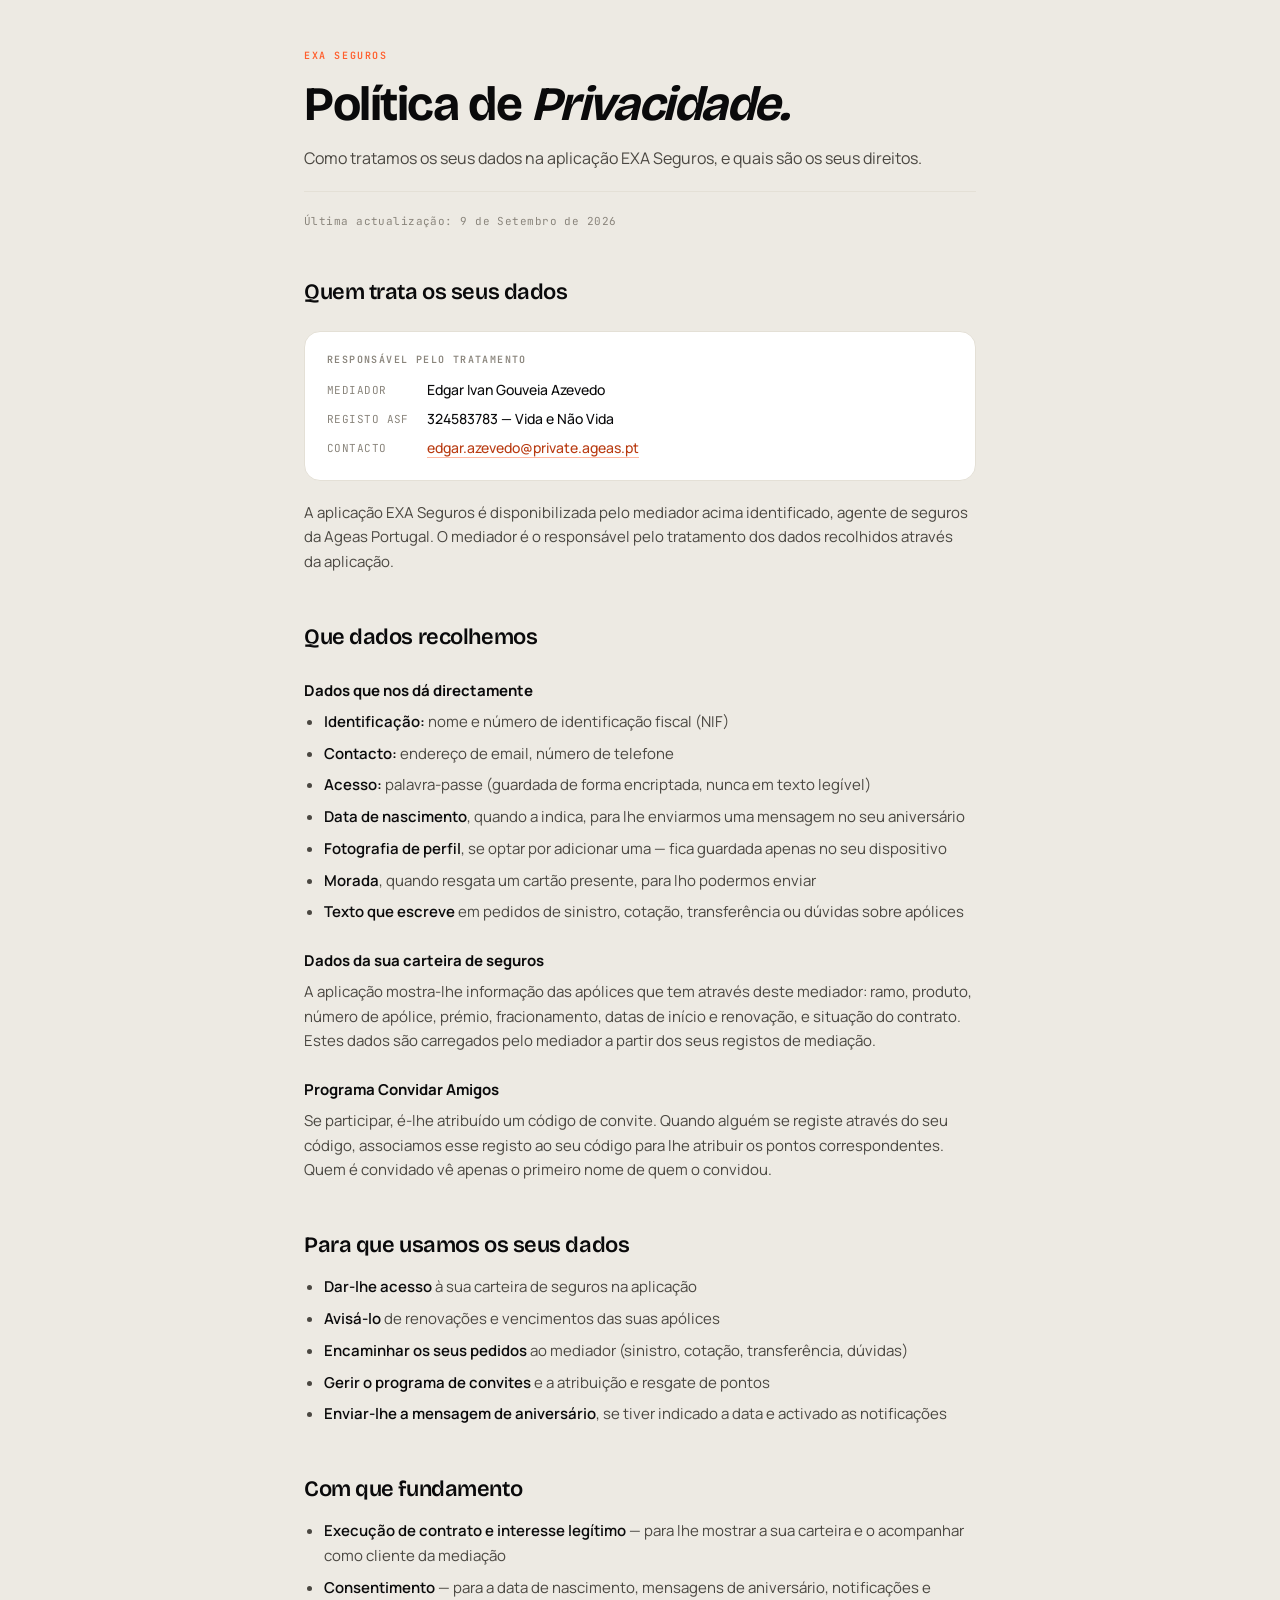
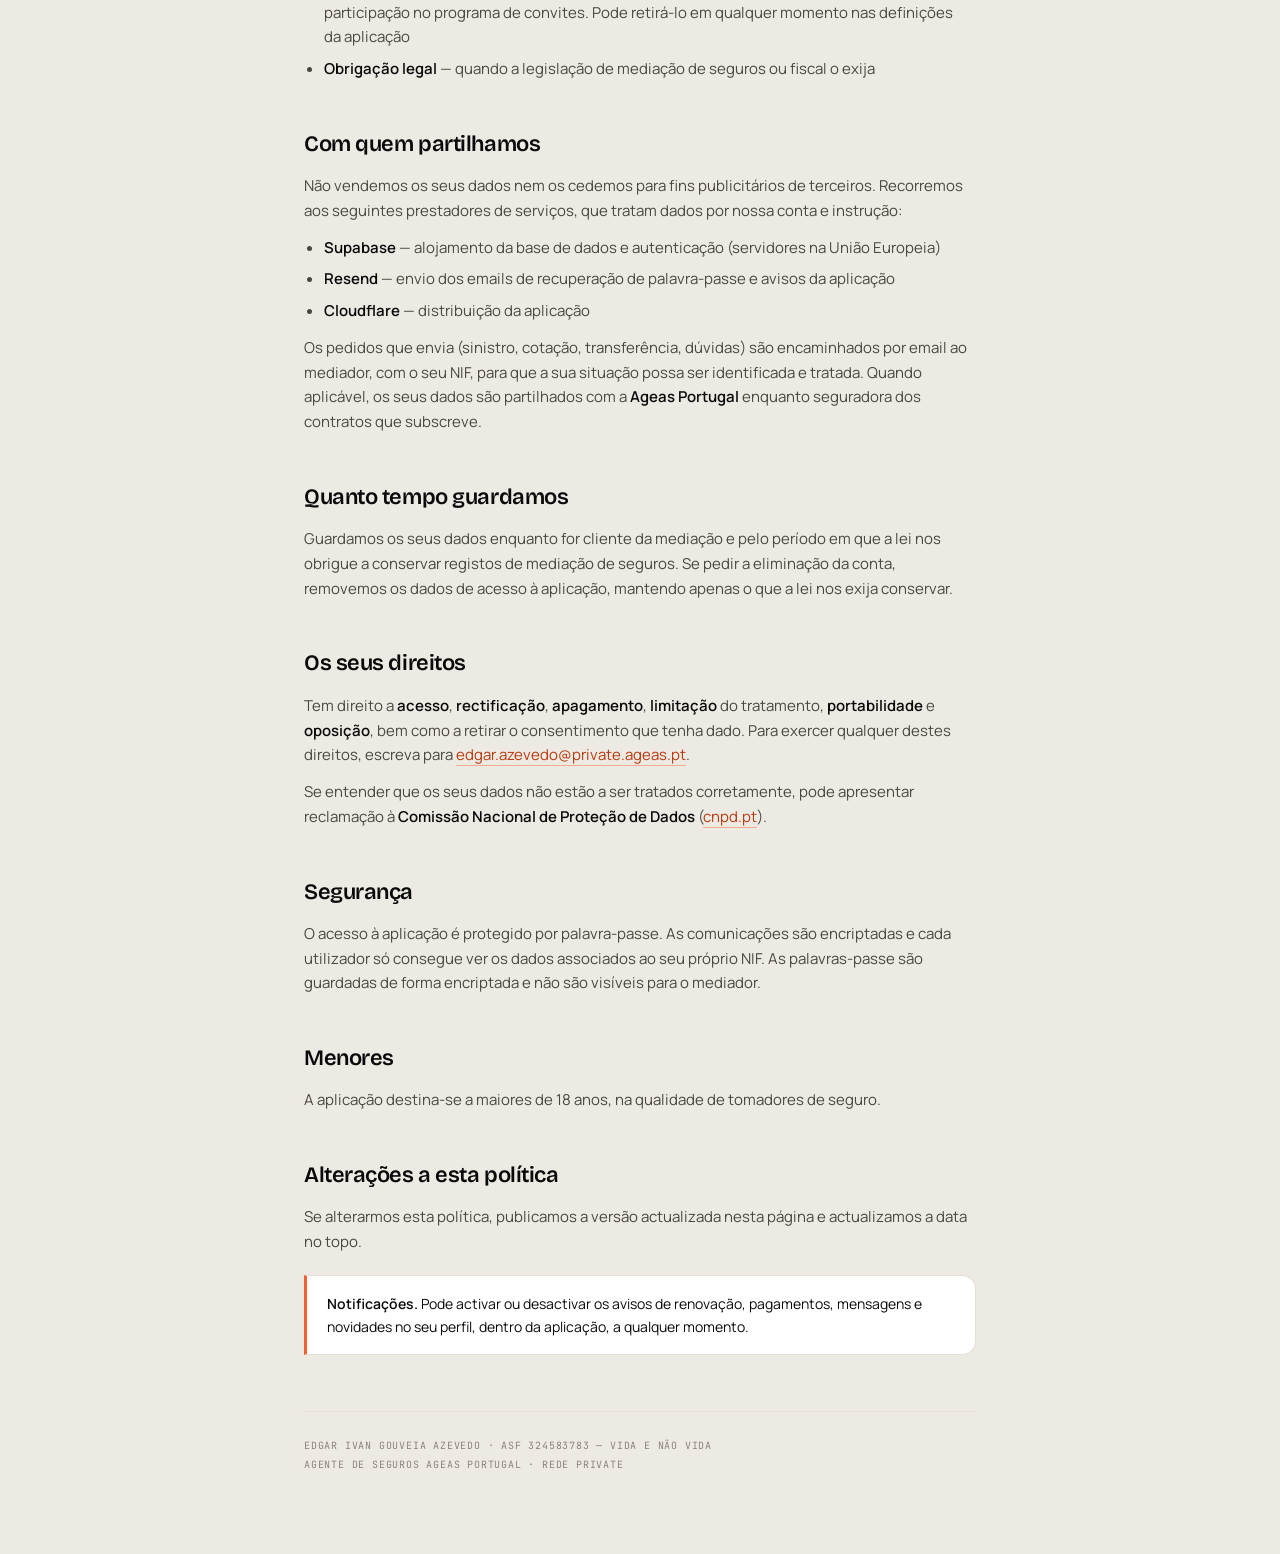
<file: privacidade.html>
<!DOCTYPE html>
<html lang="pt">
<head>
<meta charset="UTF-8">
<meta name="viewport" content="width=device-width, initial-scale=1">
<title>Política de Privacidade — EXA Seguros</title>
<link href="https://fonts.googleapis.com/css2?family=Bricolage+Grotesque:opsz,wght@12..96,400;12..96,600;12..96,700&family=Manrope:wght@400;500;600;700&family=JetBrains+Mono:wght@400;500;600&display=swap" rel="stylesheet">
<style>
:root{--bg:#EDEAE3;--ink:#0A0A0B;--ink-2:#4A4741;--muted:#8A857C;--line:#E4E0D6;--accent:#FF5F2E;--display:'Bricolage Grotesque',Georgia,serif;--sans:'Manrope',system-ui,sans-serif;--mono:'JetBrains Mono',monospace}
*{box-sizing:border-box;margin:0;padding:0}
body{background:var(--bg);color:var(--ink);font-family:var(--sans);font-size:15px;line-height:1.65;-webkit-font-smoothing:antialiased}
.wrap{max-width:720px;margin:0 auto;padding:48px 24px 80px}
.eyebrow{font-family:var(--mono);font-size:10px;letter-spacing:0.16em;text-transform:uppercase;color:var(--accent);font-weight:600}
h1{font-family:var(--display);font-size:clamp(32px,7vw,48px);font-weight:700;letter-spacing:-0.03em;line-height:1.05;margin:14px 0 0;text-wrap:pretty}
.lead{color:var(--ink-2);margin-top:16px;font-size:16px;text-wrap:pretty}
.meta{font-family:var(--mono);font-size:11px;color:var(--muted);letter-spacing:0.04em;margin-top:20px;padding-top:20px;border-top:1px solid var(--line)}
h2{font-family:var(--display);font-size:22px;font-weight:600;letter-spacing:-0.02em;margin:44px 0 12px;text-wrap:pretty}
h3{font-family:var(--sans);font-size:15px;font-weight:700;margin:24px 0 6px}
p{margin-bottom:12px;color:var(--ink-2);text-wrap:pretty}
ul{margin:0 0 12px 20px;color:var(--ink-2)}
li{margin-bottom:7px;text-wrap:pretty}
b,strong{color:var(--ink);font-weight:600}
a{color:#B83A10;text-decoration:none;border-bottom:1px solid rgba(255,95,46,0.45)}
a:hover{color:var(--ink);border-bottom-color:var(--accent)}
.card{background:#fff;border:1px solid var(--line);border-radius:16px;padding:20px 22px;margin:20px 0}
.card .lbl{font-family:var(--mono);font-size:10px;letter-spacing:0.14em;text-transform:uppercase;color:var(--muted);font-weight:600;margin-bottom:10px}
.kv{display:grid;grid-template-columns:auto 1fr;gap:6px 18px;font-size:14px}
.kv dt{font-family:var(--mono);font-size:11px;letter-spacing:0.04em;color:var(--muted);text-transform:uppercase;padding-top:3px}
.kv dd{color:var(--ink);font-weight:500}
.note{background:#fff;border:1px solid var(--line);border-left:3px solid var(--accent);border-radius:0 14px 14px 0;padding:16px 20px;margin:20px 0;font-size:14px}
footer{margin-top:56px;padding-top:24px;border-top:1px solid var(--line);font-family:var(--mono);font-size:10px;letter-spacing:0.08em;text-transform:uppercase;color:var(--muted);line-height:1.9}
</style>
</head>
<body>
<div class="wrap">

<div class="eyebrow">EXA Seguros</div>
<h1>Política de <em>Privacidade.</em></h1>
<p class="lead">Como tratamos os seus dados na aplicação EXA Seguros, e quais são os seus direitos.</p>
<div class="meta">Última actualização: 9 de Setembro de 2026</div>

<h2>Quem trata os seus dados</h2>
<div class="card">
  <div class="lbl">Responsável pelo tratamento</div>
  <dl class="kv">
    <dt>Mediador</dt><dd>Edgar Ivan Gouveia Azevedo</dd>
    <dt>Registo ASF</dt><dd>324583783 — Vida e Não Vida</dd>
    <dt>Contacto</dt><dd><a href="mailto:edgar.azevedo@private.ageas.pt">edgar.azevedo@private.ageas.pt</a></dd>
  </dl>
</div>
<p>A aplicação EXA Seguros é disponibilizada pelo mediador acima identificado, agente de seguros da Ageas Portugal. O mediador é o responsável pelo tratamento dos dados recolhidos através da aplicação.</p>

<h2>Que dados recolhemos</h2>

<h3>Dados que nos dá directamente</h3>
<ul>
  <li><b>Identificação:</b> nome e número de identificação fiscal (NIF)</li>
  <li><b>Contacto:</b> endereço de email, número de telefone</li>
  <li><b>Acesso:</b> palavra-passe (guardada de forma encriptada, nunca em texto legível)</li>
  <li><b>Data de nascimento</b>, quando a indica, para lhe enviarmos uma mensagem no seu aniversário</li>
  <li><b>Fotografia de perfil</b>, se optar por adicionar uma — fica guardada apenas no seu dispositivo</li>
  <li><b>Morada</b>, quando resgata um cartão presente, para lho podermos enviar</li>
  <li><b>Texto que escreve</b> em pedidos de sinistro, cotação, transferência ou dúvidas sobre apólices</li>
</ul>

<h3>Dados da sua carteira de seguros</h3>
<p>A aplicação mostra-lhe informação das apólices que tem através deste mediador: ramo, produto, número de apólice, prémio, fracionamento, datas de início e renovação, e situação do contrato. Estes dados são carregados pelo mediador a partir dos seus registos de mediação.</p>

<h3>Programa Convidar Amigos</h3>
<p>Se participar, é-lhe atribuído um código de convite. Quando alguém se registe através do seu código, associamos esse registo ao seu código para lhe atribuir os pontos correspondentes. Quem é convidado vê apenas o primeiro nome de quem o convidou.</p>

<h2>Para que usamos os seus dados</h2>
<ul>
  <li><b>Dar-lhe acesso</b> à sua carteira de seguros na aplicação</li>
  <li><b>Avisá-lo</b> de renovações e vencimentos das suas apólices</li>
  <li><b>Encaminhar os seus pedidos</b> ao mediador (sinistro, cotação, transferência, dúvidas)</li>
  <li><b>Gerir o programa de convites</b> e a atribuição e resgate de pontos</li>
  <li><b>Enviar-lhe a mensagem de aniversário</b>, se tiver indicado a data e activado as notificações</li>
</ul>

<h2>Com que fundamento</h2>
<ul>
  <li><b>Execução de contrato e interesse legítimo</b> — para lhe mostrar a sua carteira e o acompanhar como cliente da mediação</li>
  <li><b>Consentimento</b> — para a data de nascimento, mensagens de aniversário, notificações e participação no programa de convites. Pode retirá-lo em qualquer momento nas definições da aplicação</li>
  <li><b>Obrigação legal</b> — quando a legislação de mediação de seguros ou fiscal o exija</li>
</ul>

<h2>Com quem partilhamos</h2>
<p>Não vendemos os seus dados nem os cedemos para fins publicitários de terceiros. Recorremos aos seguintes prestadores de serviços, que tratam dados por nossa conta e instrução:</p>
<ul>
  <li><b>Supabase</b> — alojamento da base de dados e autenticação (servidores na União Europeia)</li>
  <li><b>Resend</b> — envio dos emails de recuperação de palavra-passe e avisos da aplicação</li>
  <li><b>Cloudflare</b> — distribuição da aplicação</li>
</ul>
<p>Os pedidos que envia (sinistro, cotação, transferência, dúvidas) são encaminhados por email ao mediador, com o seu NIF, para que a sua situação possa ser identificada e tratada. Quando aplicável, os seus dados são partilhados com a <b>Ageas Portugal</b> enquanto seguradora dos contratos que subscreve.</p>

<h2>Quanto tempo guardamos</h2>
<p>Guardamos os seus dados enquanto for cliente da mediação e pelo período em que a lei nos obrigue a conservar registos de mediação de seguros. Se pedir a eliminação da conta, removemos os dados de acesso à aplicação, mantendo apenas o que a lei nos exija conservar.</p>

<h2>Os seus direitos</h2>
<p>Tem direito a <b>acesso</b>, <b>rectificação</b>, <b>apagamento</b>, <b>limitação</b> do tratamento, <b>portabilidade</b> e <b>oposição</b>, bem como a retirar o consentimento que tenha dado. Para exercer qualquer destes direitos, escreva para <a href="mailto:edgar.azevedo@private.ageas.pt">edgar.azevedo@private.ageas.pt</a>.</p>
<p>Se entender que os seus dados não estão a ser tratados corretamente, pode apresentar reclamação à <b>Comissão Nacional de Proteção de Dados</b> (<a href="https://www.cnpd.pt" target="_blank" rel="noopener">cnpd.pt</a>).</p>

<h2>Segurança</h2>
<p>O acesso à aplicação é protegido por palavra-passe. As comunicações são encriptadas e cada utilizador só consegue ver os dados associados ao seu próprio NIF. As palavras-passe são guardadas de forma encriptada e não são visíveis para o mediador.</p>

<h2>Menores</h2>
<p>A aplicação destina-se a maiores de 18 anos, na qualidade de tomadores de seguro.</p>

<h2>Alterações a esta política</h2>
<p>Se alterarmos esta política, publicamos a versão actualizada nesta página e actualizamos a data no topo.</p>

<div class="note">
  <b>Notificações.</b> Pode activar ou desactivar os avisos de renovação, pagamentos, mensagens e novidades no seu perfil, dentro da aplicação, a qualquer momento.
</div>

<footer>
  Edgar Ivan Gouveia Azevedo · ASF 324583783 — Vida e Não Vida<br>
  Agente de seguros Ageas Portugal · Rede Private
</footer>

</div>
</body>
</html>
</file>
<file: exa-app.css>
/* ===== EXA SEGUROS — APP STYLES ===== */
*{box-sizing:border-box;margin:0;padding:0;}
:root{
  --bg:#EDEAE3;
  --surface:#FFFFFF;
  --ink:#0A0A0B;
  --ink-2:#52524F;
  --muted:#9A9A95;
  --line:#E4E0D6;
  --accent:#3F2B5F;
  --accent-soft:#ECE7F3;
  --accent-claro:#B9A5E0;   /* destaque legível sobre fundo escuro */
  --emerald:#0D6E58;
  --emerald-soft:#D6EDE5;
  --indigo:#1E2752;
  --indigo-soft:#DCDFEC;
  --plum:#5E2A6E;
  --plum-soft:#E8DAEC;
  --amber:#C28B00;
  --amber-soft:#F8EAC0;
  --display:'Bricolage Grotesque', sans-serif;
  --sans:'Manrope', sans-serif;
  --mono:'JetBrains Mono', monospace;
}
html,body{height:100%;}
body{
  font-family:var(--sans);
  background:var(--bg);
  color:var(--ink);
  -webkit-font-smoothing:antialiased;
  min-height:100vh;
}

#s-login{position:relative;overflow:hidden;background:var(--bg);display:none;flex-direction:column;}
#s-login.active{display:flex;}
.lg-top{position:relative;flex:0 0 auto;display:flex;flex-direction:column;padding:30px 24px 26px;gap:14px;}
.lg-brand{display:flex;align-items:center;gap:8px;font-family:var(--display);font-size:17px;font-weight:700;letter-spacing:-0.02em;color:var(--ink);}
.lg-sub{margin-left:auto;font-family:var(--mono);font-size:9.5px;font-weight:700;letter-spacing:0.14em;text-transform:uppercase;color:var(--ink-2);}
.lg-dot{width:10px;height:10px;border-radius:50%;background:var(--accent);}
.lg-quote{position:relative;font-family:var(--display);font-size:22px;font-weight:600;line-height:1.15;letter-spacing:-0.02em;color:var(--ink);margin:0;text-wrap:pretty;}
.lg-quote em{color:var(--accent);font-style:normal;}
.lg-stack{position:relative;align-self:center;width:240px;height:196px;margin-top:22px;}
.lg-card{position:absolute;left:0;right:0;height:146px;border-radius:20px;padding:16px 18px;color:#fff;display:flex;flex-direction:column;justify-content:space-between;box-shadow:0 18px 30px -18px rgba(10,10,11,0.45);animation:lgFloat 6s ease-in-out infinite;}
.lg-card .lg-r{font-family:var(--mono);font-size:10px;letter-spacing:0.14em;text-transform:uppercase;font-weight:600;opacity:0.85;}
.lg-card .lg-n{font-family:var(--mono);font-size:13px;letter-spacing:0.08em;opacity:0.9;}
.lg-chip{position:absolute;right:18px;top:16px;width:30px;height:22px;border-radius:5px;background:rgba(255,255,255,0.28);}
.lg-card.c4{background:var(--emerald);top:0;transform:rotate(-9deg) translateX(-22px);animation-delay:-4.5s;}
.lg-card.c3{background:var(--plum);top:14px;transform:rotate(-3deg) translateX(-8px);animation-delay:-3s;}
.lg-card.c2{background:var(--indigo);top:28px;transform:rotate(3deg) translateX(8px);animation-delay:-1.5s;}
.lg-card.c1{background:var(--accent);top:44px;transform:rotate(8deg) translateX(20px);}
@keyframes lgFloat{0%,100%{translate:0 0;}50%{translate:0 -8px;}}
.lg-sheet{position:relative;z-index:2;flex:1 0 auto;display:flex;flex-direction:column;background:#fff;border-radius:28px 28px 0 0;padding:30px 24px 32px;box-shadow:0 -14px 40px -24px rgba(10,10,11,0.35);}
.lg-sheet{justify-content:center;}
@media (prefers-reduced-motion: reduce){.lg-card{animation:none;}}
.stage{
  width:100%;min-height:100vh;
  display:flex;align-items:stretch;justify-content:center;
}
.phone{
  width:100%;max-width:520px;min-height:100vh;
  background:#fff;
  overflow:hidden;
  position:relative;
  display:flex;flex-direction:column;
  margin:0 auto;
}

/* status bar */
.statusbar{
  flex-shrink:0;height:46px;
  display:flex;align-items:center;justify-content:space-between;
  padding:14px 26px 0;
  font-family:var(--mono);font-size:13px;font-weight:600;
  position:relative;z-index:30;
}
.statusbar .ind{display:flex;gap:6px;align-items:center;}
.statusbar .bar{width:16px;height:9px;border-radius:2px;border:1.2px solid var(--ink);position:relative;}
.statusbar .bar::after{content:'';position:absolute;inset:1.5px;width:8px;background:var(--ink);border-radius:1px;}
.statusbar.dark{color:#fff;}
.statusbar.dark .bar{border-color:#fff;}
.statusbar.dark .bar::after{background:#fff;}

/* viewport holds screens */
.viewport{flex:1;position:relative;overflow:hidden;}
.screen{
  position:absolute;inset:0;
  display:none;
  flex-direction:column;
  background:#fff;
  overflow-y:auto;
  -ms-overflow-style:none;scrollbar-width:none;
}
.screen::-webkit-scrollbar{display:none;}
.screen.active{display:flex;z-index:2;opacity:1;transform:none;}
.screen.dark{background:#16161a;color:#fff;}
/* white dashboard */
#s-home{background:#fff;}
.phone.home-bg{background:#fff;}

/* ===== TYPO ===== */
.lbl{font-family:var(--mono);font-size:10px;letter-spacing:0.14em;text-transform:uppercase;color:var(--ink-2);font-weight:600;}
.lbl.ac{color:var(--accent);}
.h-display{font-family:var(--display);font-weight:700;font-size:34px;line-height:1;letter-spacing:-0.03em;}
.h-display em{font-style:italic;font-weight:500;color:var(--ink-2);}
.body-s{font-size:13px;line-height:1.55;color:var(--ink-2);}
.pad{padding:18px 20px;}
.link{color:var(--accent);font-weight:600;cursor:pointer;text-decoration:underline;text-underline-offset:3px;text-decoration-thickness:1px;}
.muted-link{font-family:var(--display);font-style:italic;font-size:18px;color:var(--ink);cursor:pointer;}

/* ===== BUTTONS ===== */
.btn{
  display:flex;align-items:center;justify-content:center;gap:8px;
  width:100%;padding:15px 18px;border-radius:14px;
  font-family:var(--sans);font-weight:700;font-size:14px;letter-spacing:0.01em;
  border:none;cursor:pointer;transition:transform 0.12s, opacity 0.15s;
}
.btn:active{transform:scale(0.97);}
.btn.primary{background:var(--ink);color:#fff;}
.btn.accent{background:var(--accent);color:#fff;}
.btn.ghost{background:#F4F1EA;color:var(--ink);border:1px solid var(--line);}
.btn.ghost.on{background:var(--ink);color:#fff;border-color:var(--ink);}
#inv-btn-garantido.on{background:#0D6E58 !important;color:#fff;border-color:#0D6E58;}
#inv-btn-risco.on{background:#5E2A6E !important;color:#fff;border-color:#5E2A6E;}
#inv-btn-inicial.on,#inv-btn-mensal.on{background:var(--ink) !important;color:#fff;border-color:var(--ink);}
.btn.sm{width:auto;padding:10px 16px;font-size:12px;}
.btn .arr{font-size:18px;line-height:1;}
.btn[disabled]{opacity:0.4;cursor:not-allowed;}

/* ===== INPUTS ===== */
.input{
  width:100%;padding:14px 16px;border-radius:14px;
  background:#F4F1EA;border:1px solid var(--line);
  font-family:var(--sans);font-size:14px;color:var(--ink);
  outline:none;font-weight:500;
}
.input::placeholder{color:var(--muted);}
.input:focus{border-color:var(--ink);background:#fff;}
.input-wrap{margin-bottom:14px;}
.input-wrap .lbl{margin-bottom:8px;display:block;}
.field-err{border-color:#d33!important;background:#fff4f4!important;}
.err-msg{color:#d33;font-size:11px;margin-top:5px;font-weight:600;min-height:0;}
.ta{
  width:100%;padding:12px 14px;border-radius:14px;
  background:#F4F1EA;border:1px solid var(--line);
  font-family:var(--sans);font-size:13px;color:var(--ink);
  outline:none;font-weight:500;resize:none;min-height:84px;line-height:1.5;
}
.ta:focus{border-color:var(--ink);background:#fff;}

/* ===== CHIPS ===== */
.chip{display:inline-flex;align-items:center;gap:6px;padding:5px 12px;border-radius:999px;background:#F4F1EA;border:1px solid var(--line);font-size:11px;font-weight:600;color:var(--ink);}
.chip.ac{background:var(--accent-soft);border-color:transparent;color:var(--accent);}
.chip.em{background:var(--emerald-soft);border-color:transparent;color:var(--emerald);}
.chip.in{background:var(--indigo-soft);border-color:transparent;color:var(--indigo);}
.chip.pl{background:var(--plum-soft);border-color:transparent;color:var(--plum);}
.chip.am{background:var(--amber-soft);border-color:transparent;color:var(--amber);}

/* dots */
.dots{display:flex;gap:6px;align-items:center;}
.dots .d{width:6px;height:6px;border-radius:50%;background:var(--line);}
.dots .d.on{width:18px;border-radius:3px;background:var(--ink);}

/* ===== HERO SOFT ===== */
.hero-soft{background:var(--accent-soft);border-radius:24px;padding:18px 20px;position:relative;overflow:hidden;}
.hero-soft.em{background:var(--emerald-soft);}
.hero-soft.in{background:var(--indigo-soft);}
.hero-soft.pl{background:var(--plum-soft);}
.hero-soft.am{background:var(--amber-soft);}
.hero-soft .blob{position:absolute;width:160px;height:160px;border-radius:50%;background:rgba(255,255,255,0.45);top:-40px;right:-40px;}

/* row item */
.row-item{display:grid;grid-template-columns:auto 1fr auto;gap:14px;align-items:center;padding:13px 0;border-bottom:1px solid var(--line);}
.row-item:last-child{border-bottom:none;}
.badge-ix{display:inline-flex;align-items:center;justify-content:center;width:28px;height:28px;border-radius:50%;font-family:var(--mono);font-size:11px;font-weight:600;background:#fff;border:1px solid var(--line);color:var(--ink);}
.row-item .nm{font-family:var(--display);font-size:18px;font-weight:600;letter-spacing:-0.01em;line-height:1.1;}
.row-item .ds{font-size:11px;color:var(--ink-2);line-height:1.45;margin-top:3px;}
.row-item .arr{color:var(--muted);font-family:var(--display);font-style:italic;font-size:18px;}

/* ===== POLICY CARDS (wallet) ===== */
.pol{border-radius:20px;padding:14px 18px 18px;position:relative;overflow:hidden;cursor:pointer;transition:transform 0.2s, box-shadow 0.2s;color:#fff;}
.pol.coral{background:#E50914;}
.pol.emerald{background:#1DB954;}
.pol.indigo{background:#1E90FF;}
.pol.plum{background:#7A2AA0;}
.pol.amber{background:var(--amber);}
.pol.ink{background:var(--ink);}
.pol .top{display:flex;justify-content:space-between;align-items:flex-start;min-height:44px;margin-bottom:18px;}
.pol .lbl{color:rgba(255,255,255,0.7);}
.pol .ttl{font-family:var(--display);font-size:22px;font-weight:600;line-height:1.05;letter-spacing:-0.02em;margin-top:2px;display:-webkit-box;-webkit-box-orient:vertical;-webkit-line-clamp:2;overflow:hidden;max-height:2.15em;}
.pol .ttl em{font-style:italic;font-weight:400;}
.pol .meta{font-family:var(--mono);font-size:10px;color:rgba(255,255,255,0.7);letter-spacing:0.04em;text-align:right;}
.pol .row{display:flex;justify-content:space-between;align-items:flex-end;padding-top:14px;border-top:1px solid rgba(255,255,255,0.18);min-height:50px;}
.pol .row .price{font-family:var(--display);font-size:22px;font-weight:700;letter-spacing:-0.02em;line-height:1;}
.pol .row .price small{font-weight:400;font-size:13px;opacity:0.75;letter-spacing:0;}
.pol .row .stat{display:flex;align-items:center;gap:6px;font-family:var(--mono);font-size:9px;letter-spacing:0.12em;text-transform:uppercase;color:rgba(255,255,255,0.85);font-weight:600;}
.pol .row .stat .d{width:6px;height:6px;border-radius:50%;background:#7DEAA0;}
.pol .glyph{position:absolute;right:-30px;bottom:-30px;width:130px;height:130px;border-radius:50%;background:rgba(255,255,255,0.06);}

.wallet-stack{display:flex;flex-direction:column;}
.wallet-stack > .pol{box-shadow:0 -4px 16px rgba(10,10,11,0.08);}
.wallet-stack > .pol + .pol{margin-top:-88px;}
.wallet-stack > .pol:hover,.wallet-stack > .pol.lifted{transform:translateY(-8px);z-index:10;box-shadow:0 14px 30px rgba(10,10,11,0.22);}
.pol-add{margin-top:14px;border:1.5px dashed #c9c3b4;border-radius:20px;padding:16px;display:flex;align-items:center;justify-content:center;gap:8px;color:var(--ink-2);font-family:var(--sans);font-weight:600;font-size:13px;cursor:pointer;background:transparent;transition:all 0.15s;}
.pol-add:hover{border-color:var(--ink);color:var(--ink);background:rgba(63,43,95,0.03);}
.pol-add .plus{width:22px;height:22px;border-radius:50%;border:1.5px solid currentColor;display:flex;align-items:center;justify-content:center;font-size:15px;line-height:1;}

/* segmented */
.seg{display:flex;background:#F4F1EA;border-radius:12px;padding:4px;gap:4px;}
.seg .b{flex:1;padding:9px 0;text-align:center;font-size:12px;font-weight:600;border-radius:8px;cursor:pointer;color:var(--ink-2);}
.seg .b.on{background:#fff;color:var(--ink);box-shadow:0 1px 3px rgba(10,10,11,0.06);}

/* metric / kv */
.kv{display:flex;justify-content:space-between;padding:12px 0;border-bottom:1px solid var(--line);font-size:13px;}
.kv .k{color:var(--ink-2);}
.kv .v{font-weight:600;font-family:var(--mono);font-size:12px;}
.metric{background:#F4F1EA;border-radius:18px;padding:16px 18px;display:flex;justify-content:space-between;align-items:flex-end;}

/* tabbar — floating pill, iOS-style */
.tabbar-fade{
  position:sticky; bottom:0; z-index:5;
  height:14px; flex-shrink:0;
  background:linear-gradient(to bottom, rgba(255,255,255,0), rgba(255,255,255,0.9));
  pointer-events:none;
  margin-bottom:-14px;
}
.tabbar{
  position:fixed; left:50%; bottom:18px; z-index:60;
  width:100%; max-width:476px;
  transform:translateX(-50%);
  display:none;
  align-items:center; justify-content:space-around;
  gap:6px;
  background:rgba(255,255,255,0.75);
  backdrop-filter: blur(18px) saturate(160%);
  -webkit-backdrop-filter: blur(18px) saturate(160%);
  border:1px solid rgba(20,20,20,0.06);
  border-radius:999px;
  padding:6px;
  box-shadow:
    0 12px 30px -8px rgba(20,20,20,0.18),
    0 4px 10px -4px rgba(20,20,20,0.10);
  flex-shrink:0;
}
.phone.home-bg ~ .tabbar#home-tabbar, .stage:has(.phone.home-bg) #home-tabbar{ display:flex; }
.phone.invest-bg ~ .tabbar#invest-tabbar, .stage:has(.phone.invest-bg) #invest-tabbar{ display:flex; }
.tabbar.invest{ background:rgba(36,26,16,0.85); border-color:rgba(217,168,92,0.25); }
.tabbar.invest .t.on .ic{ background:#D9A85C; color:#241A10; }
.tabbar.invest .t:not(.on) .ic{ background:rgba(255,255,255,0.08); color:rgba(255,255,255,0.6); }
.tabbar.invest .t.on .lbl-t{ color:#fff; }
.tabbar.invest .lbl-t{ color:rgba(255,255,255,0.5); }
.tabbar .t{
  flex:0 0 auto;
  display:flex; align-items:center; justify-content:center;
  gap:7px;
  padding:9px 12px;
  border-radius:999px;
  font-size:11px; font-weight:600; letter-spacing:0.02em;
  cursor:pointer; color:var(--ink-2);
  transition:background 0.2s, color 0.2s, padding 0.2s;
  white-space:nowrap;
}
.tabbar .t .lbl-t{ display:none; }
.tabbar .t.on{
  background:var(--ink); color:#fff;
  padding:9px 16px 9px 10px;
}
.tabbar .t.on .lbl-t{ display:inline; text-transform:capitalize; }
.tabbar .t .ic{
  display:inline-flex; align-items:center; justify-content:center;
  width:22px; height:22px; border-radius:50%;
  background:rgba(20,20,20,0.06);
  color:var(--ink);
  font-family:var(--display); font-style:normal; font-weight:700;
  font-size:11px; letter-spacing:-0.02em;
  transition:background 0.2s, color 0.2s;
}
.tabbar .t.on .ic{
  background:#fff; color:var(--ink);
}
.tabbar .t:not(.on) .ic{
  background:var(--accent); color:#fff;
}

/* avatar */
.avatar{width:40px;height:40px;border-radius:14px;background:var(--ink);color:#fff;font-family:var(--display);font-weight:600;display:flex;align-items:center;justify-content:center;font-size:14px;letter-spacing:-0.02em;}

/* switch */
.sw{width:38px;height:22px;border-radius:11px;background:var(--line);position:relative;flex-shrink:0;transition:background 0.2s;}
.sw .sw-th{width:18px;height:18px;border-radius:50%;background:#fff;position:absolute;top:2px;left:2px;box-shadow:0 2px 4px rgba(10,10,11,0.15);transition:transform 0.2s;}
[data-on="1"] .sw{background:var(--accent);}
[data-on="1"] .sw .sw-th{transform:translateX(16px);}

/* pick rows */
.pick{display:flex;align-items:center;gap:10px;padding:11px 12px;border-radius:12px;border:1px solid var(--line);background:#fff;margin-bottom:6px;cursor:pointer;transition:border-color 0.15s, background 0.15s;}
.pick:hover{border-color:var(--ink);}
.pick.on{border-color:var(--ink);background:#F4F1EA;}
.pick .swatch{width:8px;height:8px;border-radius:50%;flex-shrink:0;}
.pick .info{flex:1;min-width:0;}
.pick .info .nm{font-family:var(--display);font-size:14px;font-weight:600;letter-spacing:-0.01em;line-height:1.1;}
.pick .info .ds{font-size:10px;color:var(--ink-2);margin-top:2px;}
.pick .check{width:18px;height:18px;border-radius:50%;border:1.5px solid var(--line);display:flex;align-items:center;justify-content:center;flex-shrink:0;font-size:11px;color:transparent;transition:all 0.15s;}
.pick.on .check{background:var(--ink);border-color:var(--ink);color:#fff;}

/* settings list */
.list{background:#fff;border:1px solid var(--line);border-radius:14px;overflow:hidden;}
.list .li{display:flex;justify-content:space-between;align-items:center;padding:12px 14px;border-bottom:1px solid var(--line);cursor:pointer;gap:12px;}
.list .li:last-child{border-bottom:none;}
.list .li .li-k{font-size:10px;color:var(--ink-2);font-family:var(--mono);letter-spacing:0.12em;text-transform:uppercase;font-weight:600;}
.list .li .li-v{font-size:13px;margin-top:2px;}
.list .li .nm{font-family:var(--display);font-size:14px;font-weight:600;letter-spacing:-0.01em;}
.list .li .ds{font-size:11px;color:var(--ink-2);margin-top:2px;line-height:1.4;}

/* ===== SHEETS ===== */
.sheet-wrap{position:absolute;inset:0;z-index:50;background:rgba(10,10,11,0.4);display:none;align-items:flex-end;justify-content:center;backdrop-filter:blur(2px);}
.sheet-wrap.open{display:flex;animation:fadeIn 0.2s ease-out;}
body:has(.sheet-wrap.open) .tabbar{display:none !important;}
@keyframes fadeIn{from{opacity:0;}to{opacity:1;}}
@keyframes slideUp{from{transform:translateY(100%);}to{transform:translateY(0);}}
.sheet{width:100%;background:#fff;border-radius:24px 24px 0 0;padding:18px 20px 24px;max-height:90%;overflow-y:auto;animation:slideUp 0.3s cubic-bezier(0.32,0.72,0,1);-ms-overflow-style:none;scrollbar-width:none;}
.sheet::-webkit-scrollbar{display:none;}
.sheet .handle{width:36px;height:4px;border-radius:2px;background:var(--line);margin:0 auto 14px;}
.sheet .ttl{display:flex;justify-content:space-between;align-items:flex-start;margin-bottom:8px;}
.sheet .ttl h3{font-family:var(--display);font-weight:700;font-size:22px;letter-spacing:-0.02em;line-height:1.05;}
.sheet .ttl h3 em{font-style:italic;font-weight:500;color:var(--ink-2);}
.sheet .ttl .x{width:28px;height:28px;border-radius:50%;background:#F4F1EA;display:flex;align-items:center;justify-content:center;cursor:pointer;border:none;color:var(--ink);font-size:16px;line-height:1;flex-shrink:0;}
.sheet .sub{font-size:12px;color:var(--ink-2);margin-bottom:16px;}

/* toast */
.toast{position:absolute;bottom:90px;left:50%;transform:translateX(-50%) translateY(20px);background:var(--ink);color:#fff;padding:12px 18px;border-radius:14px;font-size:12px;font-weight:600;letter-spacing:0.01em;opacity:0;pointer-events:none;transition:all 0.3s;z-index:200;display:flex;align-items:center;gap:8px;max-width:80%;text-align:left;}
.toast.show{opacity:1;transform:translateX(-50%) translateY(0);}
.toast .ck{width:18px;height:18px;border-radius:50%;background:#22C55E;display:inline-flex;align-items:center;justify-content:center;color:#fff;font-size:11px;flex-shrink:0;}

/* notification banner */
.notif-banner{position:absolute;top:54px;left:14px;right:14px;z-index:120;background:rgba(255,255,255,0.92);backdrop-filter:blur(20px);border:1px solid var(--line);border-radius:18px;padding:14px;box-shadow:0 14px 40px rgba(10,10,11,0.2);transform:translateY(-200%);visibility:hidden;transition:transform 0.4s cubic-bezier(0.32,0.72,0,1),visibility 0.4s;cursor:pointer;}
.notif-banner.show{transform:translateY(0);visibility:visible;}

image-slot{display:block;}

/* card colour swatches (add policy) */
.cardsw{width:30px;height:30px;border-radius:9px;cursor:pointer;flex-shrink:0;border:2px solid transparent;box-shadow:0 0 0 1px rgba(0,0,0,0.06) inset;transition:transform 0.12s;}
.cardsw:hover{transform:scale(1.08);}
.cardsw.on{border-color:#fff;box-shadow:0 0 0 2px var(--ink);}
.debit-note{margin-top:2px;background:#F4F1EA;border:1px solid var(--line);border-radius:12px;padding:10px 12px;font-size:11px;line-height:1.45;color:var(--ink-2);}
.debit-note b{color:var(--ink);}
input[readonly]{cursor:default;}


/* ===== MOTION ===== */
@keyframes exa-screen-in {
  from { opacity: 0; transform: translateY(8px); }
  to   { opacity: 1; transform: none; }
}
@keyframes exa-card-in {
  from { opacity: 0; transform: translateY(14px) scale(0.98); }
  to   { opacity: 1; transform: none; }
}
@keyframes exa-sheet-in {
  from { transform: translateY(100%); }
  to   { transform: translateY(0); }
}
@keyframes exa-spin {
  to { transform: rotate(360deg); }
}
@keyframes exa-ripple {
  from { transform: scale(0); opacity: 0.35; }
  to   { transform: scale(2.6); opacity: 0; }
}
@keyframes exa-toast-in {
  from { opacity: 0; transform: translate(-50%, 14px) scale(0.96); }
  to   { opacity: 1; transform: translate(-50%, 0) scale(1); }
}
@keyframes exa-pop {
  0%   { transform: scale(1); }
  40%  { transform: scale(0.95); }
  100% { transform: scale(1); }
}
@keyframes exa-progress {
  from { width: 0; }
}

/* screen entrance */
.screen.active { animation: exa-screen-in 0.35s cubic-bezier(0.22, 0.61, 0.36, 1) both; }

/* wallet cards stagger */
.wallet-stack > .pol,
.wallet-stack > .pol-add {
  animation: exa-card-in 0.45s cubic-bezier(0.22, 0.61, 0.36, 1) both;
}
.wallet-stack > *:nth-child(1) { animation-delay: 0.02s; }
.wallet-stack > *:nth-child(2) { animation-delay: 0.08s; }
.wallet-stack > *:nth-child(3) { animation-delay: 0.14s; }
.wallet-stack > *:nth-child(4) { animation-delay: 0.20s; }
.wallet-stack > *:nth-child(5) { animation-delay: 0.26s; }
.wallet-stack > *:nth-child(6) { animation-delay: 0.32s; }

/* pop when pol appears via JS */
.pol.exa-pop { animation: exa-pop 0.35s ease-out; }

/* button press ripple */
.btn { position: relative; overflow: hidden; }
.btn .ripple {
  position: absolute; border-radius: 50%;
  background: currentColor; opacity: 0.28;
  pointer-events: none; transform: scale(0);
  animation: exa-ripple 0.55s ease-out forwards;
}

/* loading state on any button */
.btn.is-loading { pointer-events: none; opacity: 0.9; }
.btn.is-loading > *:not(.spinner) { visibility: hidden; }
.btn .spinner {
  position: absolute; top: 50%; left: 50%;
  width: 18px; height: 18px; margin: -9px 0 0 -9px;
  border: 2px solid currentColor; border-top-color: transparent;
  border-radius: 50%;
  animation: exa-spin 0.7s linear infinite;
}

/* toast entrance */
.toast.show { animation: exa-toast-in 0.28s cubic-bezier(0.22, 0.61, 0.36, 1) both; }

/* pick tap feedback */
.pick { transition: border-color 0.15s, background 0.15s, transform 0.12s; }
.pick:active { transform: scale(0.98); }

/* sheet slide-up (idempotent — reinforce) */
.sheet-wrap.open .sheet { animation: exa-sheet-in 0.32s cubic-bezier(0.22, 0.61, 0.36, 1); }

/* progress bar grow */
.progress-bar > .fill { animation: exa-progress 0.6s ease-out both; }

/* skeleton shimmer for empty states */
@keyframes exa-shimmer {
  0%   { background-position: -400px 0; }
  100% { background-position: 400px 0; }
}
.skeleton {
  background: linear-gradient(90deg, #f0ece2 0%, #faf7ee 50%, #f0ece2 100%);
  background-size: 800px 100%;
  animation: exa-shimmer 1.4s linear infinite;
  border-radius: 8px;
}

/* respect reduced motion */
@media (prefers-reduced-motion: reduce) {
  * { animation: none !important; transition: none !important; }
}


/* ===== BUTTON TONES (match policy cards) ===== */
.btn.tone-coral   { background: #E50914; color: #fff; }
.btn.tone-emerald { background: #1DB954; color: #fff; }
.btn.tone-indigo  { background: #1E90FF; color: #fff; }
.btn.tone-plum    { background: #7A2AA0; color: #fff; }
.btn.tone-amber   { background: var(--amber); color: #fff; }
.btn.tone-ink     { background: var(--ink); color: #fff; }


/* ===== TEMA (cor da app) ===== */
body[data-theme="indigo"]{--accent:#1E2752;--accent-soft:#E2E5F0;--accent-claro:#A9B4E6;}
body[data-theme="emerald"]{--accent:#0D6E58;--accent-soft:#D6EDE5;--accent-claro:#7FD3BC;}
body[data-theme="plum"]{--accent:#FF5F2E;--accent-soft:#FFE9DF;--accent-claro:#FF7A1F;}  /* opção "Coral" (cor antiga) */
body[data-theme="ink"]{--accent:#0A0A0B;--accent-soft:#EAE7E0;--accent-claro:#FFFFFF;}
.theme-row{display:flex;gap:10px;}
.theme-sw{width:40px;height:40px;border-radius:50%;background:var(--sw);border:2px solid #fff;box-shadow:0 0 0 1px var(--line);cursor:pointer;padding:0;position:relative;transition:transform 0.15s;}
.theme-sw:active{transform:scale(0.92);}
.theme-sw.on{box-shadow:0 0 0 2px var(--ink);}
.theme-sw.on::after{content:"";position:absolute;left:50%;top:50%;width:12px;height:7px;border-left:2px solid #fff;border-bottom:2px solid #fff;transform:translate(-50%,-62%) rotate(-45deg);}

/* ===== INTRO SKETCH ===== */
#s-intro{background:#fff;overflow:hidden;}
#s-intro::after{content:"";position:absolute;inset:0;pointer-events:none;opacity:0.5;background-image:radial-gradient(rgba(10,10,11,0.045) 0.5px, transparent 0.6px);background-size:3px 3px;}
.intro-sk{position:absolute;left:0;right:0;bottom:0;height:58%;}
.intro-svg{width:100%;height:100%;display:block;}
.intro-svg path,.intro-svg circle{fill:none;stroke:var(--ink);stroke-width:1.5;stroke-linecap:round;stroke-linejoin:round;vector-effect:non-scaling-stroke;}
.sk-far{opacity:0.3;animation:skDrift 34s linear infinite;}
.sk-far path{stroke-width:1.2;}
.intro-svg .win{stroke-width:0.8;opacity:0.55;}
.intro-svg .roof{stroke-width:1.1;}
.sk-ground{opacity:0.65;}
.sk-kerb{opacity:0.22;stroke-dasharray:5 7;}
@keyframes skDrift{from{transform:translateX(0);}to{transform:translateX(-400px);}}
.walker{opacity:0.82;}
.walker circle,.walker path{stroke-width:1.6;}
.walker .leg-a,.walker .leg-b,.walker .arm-a,.walker .arm-b{transform-box:fill-box;transform-origin:50% 0%;}
.walker .leg-a{animation:stepA 0.62s ease-in-out infinite;}
.walker .leg-b{animation:stepB 0.62s ease-in-out infinite;}
.walker .arm-a{animation:swingA 0.62s ease-in-out infinite;}
.walker .arm-b{animation:swingB 0.62s ease-in-out infinite;}
@keyframes stepA{0%,100%{transform:rotate(14deg);}50%{transform:rotate(-16deg);}}
@keyframes stepB{0%,100%{transform:rotate(-16deg);}50%{transform:rotate(14deg);}}
@keyframes swingA{0%,100%{transform:rotate(-13deg);}50%{transform:rotate(12deg);}}
@keyframes swingB{0%,100%{transform:rotate(12deg);}50%{transform:rotate(-13deg);}}
@keyframes crossR{from{transform:translate(-50px,170px);}to{transform:translate(450px,170px);}}
@keyframes crossL{from{transform:translate(450px,170px) scaleX(-1);}to{transform:translate(-50px,170px) scaleX(-1);}}
.w1{animation:crossR 13s linear infinite;}
.w2{animation:crossL 17s linear infinite;animation-delay:-4s;}
.w3{animation:crossR 10.5s linear infinite;animation-delay:-6s;}
.w4{animation:crossL 21s linear infinite;animation-delay:-12s;}
.intro-mark{position:absolute;left:26px;top:74px;z-index:2;}
.intro-lbl{font-family:var(--mono);font-size:9px;letter-spacing:0.18em;text-transform:uppercase;color:var(--ink-2);font-weight:600;}
.intro-name{font-family:var(--display);font-size:52px;font-weight:700;letter-spacing:-0.045em;line-height:0.9;color:var(--ink);margin-top:10px;}
.intro-sub{font-family:var(--mono);font-size:9px;letter-spacing:0.14em;text-transform:uppercase;color:var(--accent);font-weight:600;margin-top:12px;}
.intro-chips{display:flex;gap:6px;flex-wrap:wrap;margin-top:18px;max-width:250px;}
.intro-skip{position:absolute;right:20px;top:20px;z-index:3;font-family:var(--mono);font-size:9px;letter-spacing:0.12em;text-transform:uppercase;font-weight:600;color:var(--ink-2);background:transparent;border:1px solid var(--line);border-radius:999px;padding:6px 12px;cursor:pointer;}
.intro-skip:active{background:#fff;}
@media (prefers-reduced-motion: reduce){.sk-far,.walker,.walker path{animation:none;}.w1{transform:translate(70px,170px);}.w2{transform:translate(180px,170px) scaleX(-1);}.w3{transform:translate(280px,170px);}.w4{transform:translate(350px,170px) scaleX(-1);}}
.pol-empty{background:#fff;border:1px dashed var(--line);border-radius:20px;padding:20px 18px;text-align:center;}
.pol-empty .pe-lbl{font-family:var(--mono);font-size:9px;letter-spacing:0.14em;text-transform:uppercase;color:var(--ink-2);font-weight:600;}
.pol-empty .pe-txt{font-size:12px;line-height:1.55;color:var(--ink-2);margin-top:8px;text-wrap:pretty;}
.pol-empty .pe-btn{margin-top:14px;padding:9px 16px;border-radius:10px;background:var(--ink);color:#fff;border:none;font-family:var(--mono);font-size:10px;letter-spacing:0.06em;text-transform:uppercase;font-weight:600;cursor:pointer;}
.wallet-widgets .wgt{
  position:relative;
  background:#fff;
  border:1px solid var(--line);
  border-radius:20px;
  padding:14px 14px 12px;
  overflow:hidden;
  min-height:150px;
  display:flex; flex-direction:column;
}
.wgt-title{
  font-family:var(--sans);
  font-size:12px; font-weight:600;
  color:var(--ink);
  letter-spacing:-0.01em;
}
.wgt-delta{
  font-size:10px; font-weight:500;
  color:#0EA25F;
  margin-top:2px;
}
.wgt-value{
  font-family:var(--display);
  font-size:22px; font-weight:700;
  color:#0EA25F;
  letter-spacing:-0.02em;
  margin-top:8px;
}
.wgt-line{
  width:calc(100% + 28px);
  height:56px;
  margin:auto -14px -12px;
  display:block;
}

/* right widget — chips */
.wgt-chips{
  display:flex; gap:0;
  margin:10px 0 0;
  position:relative;
  height:58px;
  align-items:flex-start;
}
.wgt-chip{
  width:36px; height:36px; border-radius:50%;
  display:flex; align-items:center; justify-content:center;
  font-size:18px;
  border:2px solid #fff;
  box-shadow:0 2px 6px rgba(20,20,20,0.10);
  margin-left:-8px;
  position:relative;
  z-index:2;
}
.wgt-chip:first-child{ margin-left:0; }
.wgt-chip::after{
  content:"";
  position:absolute;
  left:0; right:0; top:50%;
  width:100%; height:44px;
  border-radius:0 0 18px 18px;
  background:linear-gradient(to bottom, var(--col, #3F2B5F) 0%, var(--col, #3F2B5F) 30%, rgba(255,255,255,0) 100%);
  z-index:-1;
}
.wgt-chip.auto  { --col:#E50914; }
.wgt-chip.casa  { --col:#1DB954; }
.wgt-chip.saude { --col:#1E90FF; }
.wgt-chip.vida  { --col:#7A2AA0; }
.wgt-chip.auto  { background:radial-gradient(circle at 30% 25%, #FF6B7A 0%, #E50914 45%, #7A0510 100%); }
.wgt-chip.casa  { background:radial-gradient(circle at 30% 25%, #6BE59A 0%, #1DB954 45%, #0A7A38 100%); }
.wgt-chip.saude { background:radial-gradient(circle at 30% 25%, #7EC8FF 0%, #1E90FF 45%, #0A4A8A 100%); color:#fff; }
.wgt-chip.vida  { background:radial-gradient(circle at 30% 25%, #C48BE0 0%, #7A2AA0 45%, #3A0A5C 100%); color:#fff; }

/* yoy bars */
.wgt-bars{
  display:flex; align-items:flex-end;
  gap:5px; height:34px;
  margin-top:8px;
}
.wgt-bar{
  flex:1;
  display:flex; flex-direction:column;
  align-items:center; gap:2px;
  font-family:var(--mono);
  font-size:8px; color:var(--muted);
}
.wgt-bar span{
  display:block; width:100%;
  height:var(--h);
  background:#EDE7DE;
  border-radius:3px 3px 1px 1px;
  transition:height 0.6s cubic-bezier(.34,1.56,.64,1), background 0.2s;
  animation: wgtBreath 3.2s ease-in-out infinite;
  transform-origin:bottom center;
}
.wgt-bar:nth-child(1) span{ animation-delay:0s; }
.wgt-bar:nth-child(2) span{ animation-delay:0.35s; }
.wgt-bar:nth-child(3) span{ animation-delay:0.7s; }
.wgt-bar:nth-child(4) span{ animation-delay:1.05s; }
.wgt-bar.on span{ background:var(--accent); }
.wgt-bar.on em{ color:var(--accent); font-style:normal; font-weight:700; }
.wgt-bar em{ font-size:8px; }
.wgt-bar .val{
  font-family:var(--mono);
  font-size:7px; color:var(--muted);
  margin-top:1px;
  font-weight:600;
}
.wgt-bar.on .val{ color:var(--accent); }
.wgt-month-now{
  display:flex; align-items:center; justify-content:center; gap:6px;
  margin-top:10px;
}
.wgt-month-now .month{
  font-family:var(--display); font-size:19px; font-weight:700; letter-spacing:-0.02em; color:var(--ink);
}
.wgt-month-now .dot{ width:7px; height:7px; border-radius:50%; background:#0EA25F; box-shadow:0 0 0 3px rgba(14,162,95,0.18); flex-shrink:0; animation:monthPulse 1.6s ease-in-out infinite; }
@keyframes monthPulse{
  0%,100%{ opacity:1; box-shadow:0 0 0 3px rgba(14,162,95,0.18); }
  50%{ opacity:0.4; box-shadow:0 0 0 6px rgba(14,162,95,0.05); }
}
@media (prefers-reduced-motion: reduce){
  .wgt-month-now .dot{ animation:none; }
}
@keyframes wgtBreath {
  0%, 100% { transform: scaleY(1); }
  50%      { transform: scaleY(1.06); }
}
@media (prefers-reduced-motion: reduce){
  .wgt-bar span{ animation:none; }
}
.wgt-yoy{
  font-size:10px; font-weight:500;
  color:var(--accent);
  margin-top:4px;
}


/* widget info icon */
.wgt-info{
  width:16px; height:16px; border-radius:50%;
  border:none;
  background:var(--ink-2); color:#fff;
  font-family:var(--serif, Georgia, serif);
  font-style:italic; font-weight:600; font-size:11px;
  line-height:1;
  display:inline-flex; align-items:center; justify-content:center;
  cursor:pointer; padding:0;
  flex-shrink:0;
}
.wgt-info:hover{ background:var(--ink); }


/* ===== WALLET TOOLBAR + FAN ===== */
.wallet-toolbar{
  display:flex; align-items:center; justify-content:space-between;
  padding:16px 20px 4px;
}
.wtb-label{
  font-family:var(--mono);
  font-size:10px; font-weight:600; letter-spacing:0.14em;
  text-transform:uppercase; color:var(--ink-2);
}
.wtb-label #wtb-count{
  display:inline-block; margin-left:6px;
  padding:2px 8px; border-radius:999px;
  background:var(--ink); color:#fff; font-size:9px;
}
.wtb-btn{
  display:inline-flex; align-items:center; gap:6px;
  padding:6px 10px 6px 8px; border-radius:999px;
  background:#fff; border:1px solid var(--line);
  font-family:var(--sans); font-size:11px; font-weight:600;
  color:var(--ink); cursor:pointer;
  transition:background 0.2s, transform 0.2s, color 0.2s, border-color 0.2s;
}
.wtb-btn:hover{ border-color:var(--ink); }
.wtb-btn.on{
  background:var(--ink); color:#fff; border-color:var(--ink);
}
.wtb-btn.on svg{ transform:rotate(12deg); }
.wtb-btn svg{ transition:transform 0.3s cubic-bezier(0.34,1.56,0.64,1); }

/* FAN MODE — cards fan out from bottom, no overlap */
.wallet-stack.fan{
  position:relative;
  min-height:340px;
  padding:0 !important;
  overflow:visible;
}
.wallet-stack.fan > .pol{
  position:absolute;
  left:50%;
  bottom:70px;
  width:calc(100% - 40px);
  margin:0 !important;
  transform-origin:50% 100%;
  transition:transform 0.55s cubic-bezier(0.34,1.36,0.64,1), box-shadow 0.4s;
  box-shadow:0 16px 32px rgba(10,10,11,0.20) !important;
}
.wallet-stack.fan > .pol:nth-child(1){ transform:translateX(-50%) rotate(-18deg); z-index:1; }
.wallet-stack.fan > .pol:nth-child(2){ transform:translateX(-50%) rotate(-9deg);  z-index:2; }
.wallet-stack.fan > .pol:nth-child(3){ transform:translateX(-50%) rotate(0deg);   z-index:3; }
.wallet-stack.fan > .pol:nth-child(4){ transform:translateX(-50%) rotate(9deg);   z-index:4; }
.wallet-stack.fan > .pol:nth-child(5){ transform:translateX(-50%) rotate(18deg);  z-index:5; }
.wallet-stack.fan > .pol:nth-child(6){ transform:translateX(-50%) rotate(27deg);  z-index:6; }
.wallet-stack.fan > .pol:hover{
  transform:translateX(-50%) translateY(-16px) rotate(0deg) scale(1.03) !important;
  z-index:20;
}
.wallet-stack.fan > .pol-add{
  position:absolute; left:20px; right:20px; bottom:0;
  margin:0 !important;
  animation:none;
  z-index:0;
}
@media (prefers-reduced-motion: reduce){
  .wallet-stack.fan > .pol{ transition:none; }
}


/* ===== TRANSFERIR SEGURO CTA ===== */
.transfer-cta{
  background:var(--ink);
  color:#fff;
  border-radius:20px;
  padding:16px 16px 14px;
  display:flex; align-items:center; justify-content:space-between;
  gap:12px;
  position:relative;
  overflow:hidden;
  box-shadow:0 12px 26px -12px rgba(10,10,11,0.4);
}
.transfer-cta::after{
  content:"";
  position:absolute;
  right:-40px; top:-40px;
  width:140px; height:140px; border-radius:50%;
  background:radial-gradient(circle at 30% 30%, rgba(63,43,95,0.35), transparent 65%);
  pointer-events:none;
}
.transfer-body{ flex:1; min-width:0; position:relative; z-index:1; }
.transfer-lbl{
  display:flex; align-items:center; gap:6px;
  font-family:var(--display);
  font-size:16px; font-weight:700;
  letter-spacing:-0.01em;
  color:#fff;
}
.transfer-lbl .wgt-info{
  background:rgba(255,255,255,0.16);
  color:#fff;
}
.transfer-lbl .wgt-info:hover{ background:rgba(255,255,255,0.28); }
.transfer-desc{
  font-size:11px; color:rgba(255,255,255,0.65);
  margin-top:3px; line-height:1.4;
}
.transfer-btn{
  width:auto !important;
  padding:9px 16px !important;
  font-size:12px !important;
  border-radius:999px !important;
  flex-shrink:0;
  position:relative; z-index:1;
}


/* ===== GESTOR CARD — minimalist ===== */
.gestor-mini{
  display:flex; align-items:center; gap:12px;
  background:#fff;
  border:1px solid var(--line);
  border-radius:999px;
  padding:6px 10px 6px 6px;
}
.gestor-mini-avatar{
  position:relative; width:34px; height:34px; flex-shrink:0;
}
.gestor-mini-dot{
  position:absolute; bottom:-1px; right:-1px;
  width:10px; height:10px; border-radius:50%;
  background:#22C55E; border:2px solid #fff;
}
.gestor-mini-body{ flex:1; min-width:0; }
.gestor-mini-name{
  font-family:var(--display);
  font-size:13px; font-weight:600;
  line-height:1; letter-spacing:-0.01em;
}
.gestor-mini-sub{
  font-family:var(--mono);
  font-size:9px; color:var(--ink-2);
  letter-spacing:0.08em; text-transform:uppercase;
  margin-top:3px;
}
.gestor-mini-actions{ display:flex; gap:6px; }
.gestor-mini-btn{
  width:32px; height:32px; border-radius:50%;
  background:#F4F1EA;
  color:var(--ink);
  display:inline-flex; align-items:center; justify-content:center;
  text-decoration:none;
  transition:background 0.2s, color 0.2s, transform 0.15s;
}
.gestor-mini-btn:hover{ background:var(--ink); color:#fff; }
.gestor-mini-btn:active{ transform:scale(0.94); }


/* ===== GESTOR ROW — inline compact ===== */
.gestor-row{
  display:flex; align-items:center; gap:10px;
  padding:2px 0;
}
.gestor-row-avatar{
  position:relative; width:32px; height:32px; flex-shrink:0;
}
.gestor-row-dot{
  position:absolute; bottom:-1px; right:-1px;
  width:10px; height:10px; border-radius:50%;
  background:#22C55E; border:2px solid #fff;
}
.gestor-row-text{ flex:1; min-width:0; }
.gestor-row-name{
  font-family:var(--display);
  font-size:13px; font-weight:600;
  line-height:1; letter-spacing:-0.01em;
}
.gestor-row-sub{
  font-family:var(--mono);
  font-size:9px; color:var(--ink-2);
  letter-spacing:0.10em; text-transform:uppercase;
  margin-top:3px;
}


/* ===== GESTOR BADGE (top-right of wallet) ===== */
.gestor-badge{
  position:relative;
  width:44px; height:44px;
  border-radius:50%;
  padding:0; border:none;
  background:transparent;
  cursor:pointer;
  box-shadow:0 0 0 2px #fff, 0 4px 10px rgba(10,10,11,0.12);
  transition:transform 0.15s;
}
.gestor-badge:active{ transform:scale(0.94); }
.gestor-badge-dot{
  position:absolute; bottom:0; right:0;
  width:12px; height:12px; border-radius:50%;
  background:#22C55E; border:2px solid #fff;
}


/* speech bubble on gestor badge */
.gestor-badge-bubble{
  position:absolute;
  top:-6px; left:-8px;
  min-width:20px; height:20px; padding:0 6px;
  border-radius:12px 12px 12px 4px;
  background:var(--accent);
  color:#fff;
  font-family:var(--sans);
  font-size:11px; font-weight:700;
  display:inline-flex; align-items:center; justify-content:center;
  box-shadow:0 2px 6px rgba(63,43,95,0.35);
  border:2px solid #fff;
  z-index:2;
}

/* ===== EXA INVEST intro motion ===== */
#invest-intro{position:absolute;inset:0;z-index:80;background:#241A10;display:none;align-items:center;justify-content:center;overflow:hidden;pointer-events:none;}
#invest-intro.play{display:flex;animation:iiOut 0.5s ease-in 1.35s forwards;}
#invest-intro .ii-glow{position:absolute;width:420px;height:420px;border-radius:50%;background:radial-gradient(circle,rgba(217,168,92,0.28),transparent 65%);opacity:0;}
#invest-intro.play .ii-glow{animation:iiGlow 1.6s ease-out forwards;}
#invest-intro .ii-mark{position:relative;display:flex;flex-direction:column;align-items:center;}
#invest-intro .ii-logo{width:132px;height:auto;display:block;opacity:0;transform:scale(0.72);filter:blur(6px);}
#invest-intro.play .ii-logo{animation:iiLogo 0.75s cubic-bezier(.2,.8,.2,1) 0.1s forwards;}
#invest-intro .ii-line{width:0;height:1px;background:linear-gradient(90deg,transparent,#D9A85C,transparent);margin-top:18px;}
#invest-intro.play .ii-line{animation:iiLine 0.6s ease-out 0.6s forwards;}
#invest-intro .ii-word{font-family:var(--mono);font-size:11px;letter-spacing:0.9em;text-transform:uppercase;color:#D9A85C;font-weight:600;margin-top:14px;padding-left:0.9em;opacity:0;}
#invest-intro.play .ii-word{animation:iiWord 0.7s ease-out 0.75s forwards;}
@keyframes iiLogo{to{opacity:1;transform:scale(1);filter:blur(0);}}
@keyframes iiLine{to{width:150px;}}
@keyframes iiWord{from{opacity:0;letter-spacing:0.9em;}to{opacity:1;letter-spacing:0.42em;}}
@keyframes iiGlow{0%{opacity:0;transform:scale(0.6);}60%{opacity:1;}100%{opacity:0.7;transform:scale(1.1);}}
@keyframes iiOut{to{opacity:0;visibility:hidden;}}
@media (prefers-reduced-motion: reduce){#invest-intro.play{animation:iiOut 0.3s ease-in 0.4s forwards;}#invest-intro.play .ii-logo,#invest-intro.play .ii-word{animation:none;opacity:1;transform:none;filter:none;letter-spacing:0.42em;}#invest-intro.play .ii-line{animation:none;width:150px;}}

/* ===== EXA SEGUROS return motion ===== */
#seguros-intro{position:absolute;inset:0;z-index:80;background:#fff;display:none;align-items:center;justify-content:center;overflow:hidden;pointer-events:none;}
#seguros-intro.play{display:flex;animation:iiOut 0.5s ease-in 1.35s forwards;}
#seguros-intro .si-glow{position:absolute;width:420px;height:420px;border-radius:50%;background:radial-gradient(circle,rgba(185,165,224,0.16),transparent 65%);opacity:0;}
#seguros-intro.play .si-glow{animation:iiGlow 1.6s ease-out forwards;}
#seguros-intro .ii-logo{width:132px;height:auto;display:block;opacity:0;transform:scale(0.72);filter:blur(6px);}
#seguros-intro.play .ii-logo{animation:iiLogo 0.75s cubic-bezier(.2,.8,.2,1) 0.1s forwards;}
#seguros-intro .si-line{width:0;height:1px;background:linear-gradient(90deg,transparent,#B9A5E0,transparent);margin-top:18px;}
#seguros-intro.play .si-line{animation:iiLine 0.6s ease-out 0.6s forwards;}
#seguros-intro .si-word{font-family:var(--mono);font-size:11px;letter-spacing:0.9em;text-transform:uppercase;color:var(--ink);font-weight:600;margin-top:14px;padding-left:0.9em;opacity:0;}
#seguros-intro.play .si-word{animation:iiWord 0.7s ease-out 0.75s forwards;}
@media (prefers-reduced-motion: reduce){#seguros-intro.play{animation:iiOut 0.3s ease-in 0.4s forwards;}#seguros-intro.play .ii-logo,#seguros-intro.play .si-word{animation:none;opacity:1;transform:none;filter:none;letter-spacing:0.42em;}#seguros-intro.play .si-line{animation:none;width:150px;}}

/* ===== Invest widgets ===== */
.ipw-grid{display:grid;grid-template-columns:minmax(0,1fr) minmax(0,1fr);gap:10px;}
.ipw{aspect-ratio:1/1;border:1px solid rgba(217,168,92,0.22);border-radius:20px;padding:14px;background:linear-gradient(160deg,rgba(255,255,255,0.05),rgba(255,255,255,0.01));display:flex;flex-direction:column;min-width:0;}
.ipw-top{display:flex;align-items:flex-start;justify-content:space-between;gap:6px;}
.ipw-t{font-family:var(--mono);font-size:9px;letter-spacing:0.06em;text-transform:uppercase;color:rgba(255,255,255,0.5);font-weight:600;line-height:1.35;}
.ipw-i{width:18px;height:18px;flex-shrink:0;border-radius:50%;background:rgba(255,255,255,0.1);border:1px solid rgba(255,255,255,0.16);color:#fff;font-family:Georgia,serif;font-style:italic;font-size:10px;cursor:pointer;display:flex;align-items:center;justify-content:center;padding:0;}
.ipw-big{font-family:var(--display);font-size:38px;font-weight:700;letter-spacing:-0.03em;color:#D9A85C;line-height:1;margin-top:auto;}
.ipw-big small{font-size:20px;margin-left:1px;}
.ipw-sub{font-size:10px;color:rgba(255,255,255,0.6);line-height:1.35;margin-top:6px;}
.ipw-cmp{display:flex;align-items:center;justify-content:space-between;margin-top:10px;padding-top:8px;border-top:1px solid rgba(255,255,255,0.1);font-family:var(--mono);font-size:9px;letter-spacing:0.04em;text-transform:uppercase;color:rgba(255,255,255,0.45);}
.ipw-cmp b{font-size:12px;color:rgba(255,255,255,0.75);text-decoration:line-through;text-decoration-color:rgba(63,43,95,0.8);}
.ipw-list{display:flex;flex-direction:column;justify-content:flex-end;gap:7px;margin-top:auto;}
.ipw-row{display:flex;align-items:baseline;justify-content:space-between;gap:6px;min-width:0;}
.ipw-row span{font-size:11px;color:rgba(255,255,255,0.75);white-space:nowrap;overflow:hidden;text-overflow:ellipsis;min-width:0;}
.ipw-row b{font-family:var(--mono);font-size:12px;font-weight:700;color:#3FCB7A;flex-shrink:0;}
.ipw-row b.na{color:rgba(255,255,255,0.3);font-weight:500;}
.ipw-why{display:flex;flex-direction:column;gap:12px;margin-top:6px;}
.ipw-why>div{display:flex;flex-direction:column;gap:3px;padding-bottom:12px;border-bottom:1px solid rgba(255,255,255,0.08);}
.ipw-why b{font-family:var(--display);font-size:15px;font-weight:600;color:#fff;}
.ipw-why span{font-size:12px;color:rgba(255,255,255,0.65);line-height:1.5;}
.ipw-why .yr{display:flex;justify-content:space-between;font-family:var(--mono);font-size:11px;color:rgba(255,255,255,0.6);}

/* ===== Refinamento: mais suave, menos decorativo ===== */
:root{--ease:cubic-bezier(0.25,0.8,0.25,1);--ease-out:cubic-bezier(0.16,1,0.3,1);}
html{-webkit-tap-highlight-color:transparent;-webkit-font-smoothing:antialiased;text-rendering:optimizeLegibility;}
.screen,.sheet{scroll-behavior:smooth;overscroll-behavior:contain;-webkit-overflow-scrolling:touch;}
button,.pick,.pol,[data-nav],[data-act]{touch-action:manipulation;user-select:none;-webkit-user-select:none;}
.lbl{font-family:var(--sans);font-size:11px;letter-spacing:0.04em;text-transform:none;font-weight:600;}
.lg-sub{font-family:var(--sans);letter-spacing:0.02em;text-transform:none;font-size:11px;}
.pol .row .stat{font-family:var(--sans);letter-spacing:0.02em;text-transform:none;font-size:10.5px;}
.pol .glyph,.hero-soft .blob,.btn .ripple{display:none;}
.screen.active{animation:exa-screen-in 0.42s var(--ease-out) both;}
@keyframes exa-screen-in{from{opacity:0;transform:translateY(4px);}to{opacity:1;transform:none;}}
.wallet-stack>.pol,.wallet-stack>.pol-add{animation:exa-card-in 0.5s var(--ease-out) both;}
@keyframes exa-card-in{from{opacity:0;transform:translateY(8px);}to{opacity:1;transform:none;}}
.pol{transition:transform 0.35s var(--ease-out),box-shadow 0.35s var(--ease-out);}
.wallet-stack>.pol:hover,.wallet-stack>.pol.lifted{transform:translateY(-6px);box-shadow:0 12px 24px -10px rgba(10,10,11,0.25);}
.btn{transition:transform 0.2s var(--ease),opacity 0.2s var(--ease),background-color 0.2s var(--ease);}
.btn:active{transform:scale(0.985);opacity:0.92;}
.pick{transition:border-color 0.2s var(--ease),background-color 0.2s var(--ease),transform 0.2s var(--ease);}
.pick:active{transform:scale(0.99);}
.sheet-wrap.open{animation:fadeIn 0.28s var(--ease) both;backdrop-filter:none;}
.sheet-wrap.open .sheet{animation:exa-sheet-in 0.45s var(--ease-out);}
.toast.show{animation:exa-toast-in 0.35s var(--ease-out) both;}
@keyframes exa-toast-in{from{opacity:0;transform:translate(-50%,8px);}to{opacity:1;transform:translate(-50%,0);}}
.tabbar .t,.tabbar .t .ic,.sw,.sw .sw-th{transition-timing-function:var(--ease-out);transition-duration:0.3s;}
.input{transition:border-color 0.2s var(--ease),background-color 0.2s var(--ease);}
.lg-card{animation-duration:7s !important;animation-timing-function:ease-in-out !important;}
@media (prefers-reduced-motion: reduce){*{animation:none !important;transition:none !important;}}
.pol-logo{display:inline-flex;align-items:center;height:22px;}
.pol-logo img{display:block;height:20px;width:auto;opacity:0.95;}
.pol-logo.medis img{height:24px;filter:brightness(0) invert(1);}

/* ===== EXA Invest — verde ===== */
.inv-green{--g-bg:#0C241A;--g-bg2:#081A12;--lime:#C8F04A;--glass:rgba(255,255,255,0.06);--glass-b:rgba(255,255,255,0.10);}
#s-invest-painel.inv-green{background:radial-gradient(120% 55% at 85% -8%,rgba(200,240,74,0.55),rgba(64,140,60,0.25) 40%,transparent 70%),linear-gradient(180deg,var(--g-bg),var(--g-bg2)) !important;color:#fff !important;}
.inv-green .sheet{background:linear-gradient(180deg,#123224,var(--g-bg2)) !important;color:#fff !important;border-top:1px solid var(--glass-b) !important;}
.inv-green [style*="color:#D9A85C"]:not(.ip-card):not(.ip-card *),.inv-green [style*="color: rgb(217, 168, 92)"]:not(.ip-card):not(.ip-card *),.inv-green h3 em{color:var(--lime) !important;}
.inv-green [style*="background:#D9A85C"]:not(.ip-card):not(.ip-card *),.inv-green [style*="background: rgb(217, 168, 92)"]:not(.ip-card):not(.ip-card *){background:var(--lime) !important;color:#0C241A !important;}
.inv-green [style*="border:1px solid #D9A85C"]:not(.ip-card):not(.ip-card *),.inv-green [style*="rgba(217,168,92"]:not(.ip-card):not(.ip-card *){border-color:rgba(200,240,74,0.35) !important;}
.inv-green [style*="background:rgba(217,168,92"]:not(.ip-card):not(.ip-card *){background:rgba(200,240,74,0.08) !important;}
.inv-green [style*="background:linear-gradient"]:not(.ip-card):not(.ip-card *){background:var(--glass) !important;}
.inv-green [style*="width:1px;background:rgba(217,168,92"]{background:var(--glass-b) !important;}
.inv-green [style*="border:2px solid #241A10"]{border-color:var(--g-bg) !important;}
.inv-green .input,.inv-green textarea{background:var(--glass) !important;color:#fff !important;border-color:var(--glass-b) !important;}
.inv-green .ivg-head{display:flex;align-items:center;justify-content:space-between;gap:12px;}
.inv-green .ivg-who{display:flex;align-items:center;gap:10px;}
.inv-green .ivg-av{width:40px;height:40px;border-radius:50%;background:rgba(255,255,255,0.14);border:1px solid var(--glass-b);display:flex;align-items:center;justify-content:center;font-family:var(--display);font-weight:600;font-size:14px;}
.inv-green .ivg-hi{font-size:11px;color:rgba(255,255,255,0.6);}
.inv-green .ivg-nm{font-size:15px;font-weight:500;}
.inv-green .ivg-round{width:44px;height:44px;border-radius:50%;background:var(--glass);border:1px solid var(--glass-b);color:#fff;font-size:16px;cursor:pointer;backdrop-filter:blur(12px);-webkit-backdrop-filter:blur(12px);}
.inv-green .ivg-hero{margin-top:30px;}
.inv-green .ivg-lbl{display:flex;justify-content:space-between;font-size:14px;font-weight:400;color:rgba(255,255,255,0.85);}
.inv-green .ivg-lbl span+span{font-size:12px;color:rgba(255,255,255,0.55);}
.inv-green .ivg-total{font-family:var(--sans);font-weight:300;font-size:46px;letter-spacing:-0.02em;line-height:1;margin-top:14px;font-variant-numeric:tabular-nums;}
.inv-green .ivg-meta{display:flex;align-items:center;gap:10px;margin-top:14px;font-size:12px;color:rgba(255,255,255,0.65);}
.inv-green .ivg-pill{padding:4px 10px;border-radius:999px;background:var(--lime);color:#0C241A;font-weight:700;font-size:11px;}
.inv-green .ip-card{background:rgba(255,255,255,0.07) !important;border:1px solid var(--glass-b) !important;box-shadow:0 -8px 24px rgba(0,0,0,0.35) !important;backdrop-filter:blur(16px);-webkit-backdrop-filter:blur(16px);border-radius:26px !important;}
.inv-green .ip-card + .ip-card{background:#15392A !important;}
.inv-green .ip-card > span:first-child{display:none;}
.inv-green .ip-card [style*="font-family:var(--display);font-size:38px"]{font-family:var(--sans) !important;font-weight:300 !important;}
.inv-green #ip-resgate-cta{background:var(--glass) !important;border-color:var(--glass-b) !important;}
.inv-green .ipw{background:var(--glass);border-color:var(--glass-b);backdrop-filter:blur(14px);-webkit-backdrop-filter:blur(14px);}
.inv-green .ipw-big{color:#fff;font-family:var(--sans);font-weight:300;}
.inv-green .ipw-row b{color:var(--lime);}
.inv-green .ipw-cmp b{text-decoration-color:var(--lime);}
.tabbar.invest{background:rgba(12,36,26,0.7);border-color:var(--glass-b,rgba(255,255,255,0.1));backdrop-filter:blur(18px);-webkit-backdrop-filter:blur(18px);}
.tabbar.invest .t.on .ic{background:rgba(255,255,255,0.22);color:#fff;}
.tabbar.invest .t:not(.on) .ic{background:rgba(255,255,255,0.06);color:rgba(255,255,255,0.7);}
.tabbar.invest .t.on .lbl-t{color:#fff;}
.tabbar.invest .lbl-t{color:rgba(255,255,255,0.55);}
#invest-intro{background:#0C241A;}
#invest-intro .ii-glow{background:radial-gradient(circle,rgba(200,240,74,0.3),transparent 65%);}
#invest-intro .ii-line{background:linear-gradient(90deg,transparent,#C8F04A,transparent);}
#invest-intro .ii-word{color:#C8F04A;}
.tabbar.invest .t.on{background:rgba(255,255,255,0.14);color:#fff;}
/* Invest — situações */
.inv-green .ivg-sec{font-size:15px;font-weight:500;color:#fff;margin-bottom:12px;}
.obj-grid{display:grid;grid-template-columns:minmax(0,1fr) minmax(0,1fr);gap:10px;}
.obj-card{display:flex;flex-direction:column;align-items:flex-start;gap:4px;text-align:left;padding:14px;min-height:112px;border-radius:20px;background:rgba(255,255,255,0.06);border:1px solid rgba(255,255,255,0.10);color:#fff;cursor:pointer;font-family:var(--sans);backdrop-filter:blur(14px);-webkit-backdrop-filter:blur(14px);transition:background-color .25s var(--ease),transform .2s var(--ease);}
.obj-card:active{transform:scale(0.98);}
.obj-card:hover{background:rgba(255,255,255,0.10);}
.obj-card:first-child{background:rgba(200,240,74,0.14);border-color:rgba(200,240,74,0.35);}
.obj-n{font-size:11px;color:#C8F04A;font-weight:600;margin-bottom:auto;}
.obj-t{font-size:15px;font-weight:600;line-height:1.2;}
.obj-d{font-size:11px;color:rgba(255,255,255,0.6);}
.obj-intro{font-size:13px;line-height:1.55;color:rgba(255,255,255,0.75);margin:0 0 16px;text-wrap:pretty;}
#sh-obj .lbl{color:rgba(255,255,255,0.6);}
.obj-seg{display:flex;gap:6px;flex-wrap:wrap;}
.obj-seg button{flex:1;min-height:44px;padding:8px 10px;border-radius:999px;border:1px solid rgba(255,255,255,0.14);background:rgba(255,255,255,0.05);color:rgba(255,255,255,0.75);font-family:var(--sans);font-size:12px;font-weight:600;cursor:pointer;transition:background-color .2s var(--ease),color .2s var(--ease);}
.obj-seg button.on{background:#C8F04A;color:#0C241A;border-color:#C8F04A;}
.obj-go{margin-top:8px;background:#C8F04A !important;color:#0C241A !important;}
.obj-res{margin-top:20px;padding-top:18px;border-top:1px solid rgba(255,255,255,0.1);animation:exa-screen-in .45s var(--ease-out) both;}
.obj-big-l{font-size:12px;color:rgba(255,255,255,0.6);}
.obj-big{font-family:var(--sans);font-weight:300;font-size:42px;letter-spacing:-0.02em;color:#C8F04A;line-height:1.05;margin-top:4px;font-variant-numeric:tabular-nums;}
.obj-rows{margin-top:14px;display:flex;flex-direction:column;}
.obj-rows>div{display:flex;justify-content:space-between;gap:12px;padding:9px 0;border-bottom:1px solid rgba(255,255,255,0.08);font-size:13px;}
.obj-rows span{color:rgba(255,255,255,0.65);}
.obj-rows b{font-weight:600;font-variant-numeric:tabular-nums;}
.obj-prod{margin-top:16px;padding:14px;border-radius:16px;background:rgba(255,255,255,0.06);border:1px solid rgba(255,255,255,0.1);}
.obj-prod span{font-size:11px;color:rgba(255,255,255,0.6);display:block;}
.obj-prod b{font-size:17px;font-weight:600;display:block;margin-top:2px;}
.obj-prod p{font-size:12px;color:rgba(255,255,255,0.7);margin:4px 0 0;line-height:1.45;}
.obj-nota{font-size:10.5px;line-height:1.5;color:rgba(255,255,255,0.5);margin:12px 0 4px;}
#invest-tabbar{width:auto;max-width:none;justify-content:center;gap:4px;}
.inv-green .ivg-totrow{display:flex;align-items:flex-end;justify-content:space-between;gap:12px;margin-top:14px;}
.inv-green .ivg-totrow .ivg-total{margin-top:0;}
.inv-green .ivg-ageas{height:30px;width:auto;opacity:0.9;flex-shrink:0;margin-bottom:4px;}
.inv-green .ivg-med{font-weight:700;color:rgba(255,255,255,0.85);letter-spacing:0.02em;}
.inv-green .ivc{padding:18px;border-radius:22px;background:rgba(255,255,255,0.06);border:1px solid rgba(255,255,255,0.10);backdrop-filter:blur(14px);-webkit-backdrop-filter:blur(14px);}
.inv-green .ivc-t{font-size:16px;font-weight:600;color:#fff;line-height:1.25;}
.inv-green .ivc-d{font-size:12px;color:rgba(255,255,255,0.65);line-height:1.5;margin-top:6px;text-wrap:pretty;}
.inv-green .ivc-btns{display:flex;gap:8px;margin-top:14px;}
.inv-green .ivc-b{flex:1;min-height:44px;border-radius:999px;border:1px solid rgba(255,255,255,0.16);background:rgba(255,255,255,0.05);color:#fff;font-family:var(--sans);font-size:13px;font-weight:600;cursor:pointer;transition:transform .2s var(--ease),background-color .2s var(--ease);}
.inv-green .ivc-b.on{background:#C8F04A;border-color:#C8F04A;color:#0C241A;}
.inv-green .ivc-b:active{transform:scale(0.98);}
.inv-green .ivc-msg{white-space:pre-line;font-size:13px;line-height:1.55;color:#fff;padding:14px 16px;border-radius:16px 16px 16px 4px;background:rgba(255,255,255,0.08);border:1px solid rgba(255,255,255,0.10);word-break:break-word;}
#sh-inv-conv .ivc-btns{display:flex;gap:8px;margin-top:16px;}
#sh-inv-conv .ivc-b{flex:1;min-height:48px;border-radius:999px;border:1px solid rgba(255,255,255,0.16);background:rgba(255,255,255,0.05);color:#fff;font-family:var(--sans);font-size:14px;font-weight:600;cursor:pointer;}
#sh-inv-conv .ivc-b.on{background:#C8F04A;border-color:#C8F04A;color:#0C241A;}
/* Detalhe da apólice */
.dt-top{display:flex;align-items:center;justify-content:space-between;padding-top:30px;padding-bottom:10px;}
.dt-back{width:44px;height:44px;border-radius:50%;border:1px solid var(--line);background:#fff;color:var(--ink);font-size:16px;cursor:pointer;transition:transform .2s var(--ease);}
.dt-back:active{transform:scale(0.95);}
.dt-top-t{font-family:var(--display);font-size:16px;font-weight:600;}
.dt-top-sp{width:44px;}
.dt-card{cursor:default;padding:18px 20px 20px;border-radius:24px;box-shadow:0 16px 30px -18px rgba(10,10,11,0.35);}
.dt-card .top{margin-bottom:10px;}
.dt-card .ttl{font-size:26px;-webkit-line-clamp:3;}
.dt-num{font-size:12px;color:rgba(255,255,255,0.75);font-variant-numeric:tabular-nums;margin-bottom:26px;}
.dt-sec{font-size:15px;font-weight:600;color:var(--ink);margin:6px 0 4px;}
#s-detail .kv .v{font-family:var(--sans);font-size:13px;text-align:right;}
.dt-help{margin-top:20px;padding:16px;border-radius:18px;background:#F4F1EA;}
.dt-help-t{font-size:14px;font-weight:600;line-height:1.4;color:var(--ink);text-wrap:pretty;}
.dt-help-d{font-size:12px;line-height:1.55;color:var(--ink-2);margin-top:6px;text-wrap:pretty;}
.dt-help-b{margin-top:12px;width:100%;min-height:44px;border-radius:999px;border:none;background:var(--ink);color:#fff;font-family:var(--sans);font-size:13px;font-weight:600;cursor:pointer;}
/* Barra da wallet — compacta */
#home-tabbar{width:auto;max-width:none;justify-content:center;gap:4px;padding:5px;background:rgba(255,255,255,0.82);}
#home-tabbar .t{height:48px;min-width:48px;padding:0 14px;gap:8px;color:var(--ink-2);transition:background-color .3s var(--ease-out),color .3s var(--ease-out),padding .3s var(--ease-out);}
#home-tabbar .t .ic,#home-tabbar .t:not(.on) .ic,#home-tabbar .t.on .ic{width:auto;height:auto;background:none;color:inherit;border-radius:0;}
#home-tabbar .t:not(.on){padding:0 12px;}
#home-tabbar .t:not(.on):active{background:rgba(20,20,20,0.06);}
#home-tabbar .t.on{background:var(--ink);color:#fff;padding:0 18px 0 14px;}
#home-tabbar .t.on .lbl-t{font-size:13px;font-weight:600;letter-spacing:0;}
/* Fundo da wallet */
.phone.home-bg{background:var(--home-bg,#fff);}
.wp-row{display:grid;grid-template-columns:repeat(4,minmax(0,1fr));gap:8px;}
.wp-sw{position:relative;aspect-ratio:3/4;border-radius:14px;background:var(--wp,#fff) center/cover no-repeat;border:1px solid var(--line);cursor:pointer;padding:0;display:flex;align-items:flex-end;justify-content:center;overflow:hidden;transition:transform .2s var(--ease),box-shadow .2s var(--ease);}
.wp-sw span{font-family:var(--sans);font-size:10px;font-weight:600;color:var(--ink-2);padding:0 0 7px;}
.wp-sw:active{transform:scale(0.96);}
.wp-sw.on{box-shadow:0 0 0 2px var(--ink);border-color:transparent;}
.wp-foto{background-color:#F4F1EA;}
.wp-foto::before{content:"+";position:absolute;top:50%;left:50%;transform:translate(-50%,-62%);font-family:var(--sans);font-size:20px;font-weight:300;color:var(--ink);}
.wp-foto[style*="background-image"]::before{content:none;}
.wp-foto[style*="background-image"] span{background:rgba(255,255,255,0.85);width:100%;text-align:center;padding:4px 0;}
/* Dias protegido */
.dp{--prot:var(--accent);padding:18px;border-radius:22px;background:#fff;border:1px solid var(--line);}
.dp-big{font-family:var(--sans);font-weight:300;font-size:40px;letter-spacing:-0.02em;line-height:1;color:var(--ink);font-variant-numeric:tabular-nums;}
.dp-l{font-size:12px;color:var(--ink-2);margin-top:6px;}
.dp-grid{display:grid;grid-template-columns:repeat(13,10px);justify-content:space-between;row-gap:9px;margin-top:18px;}
.dp-grid i{display:block;width:10px;height:10px;border-radius:3px;background:#EEEAE2;}
.dp-grid i.f{background:var(--prot);}
.dp-grid i.n{background:var(--prot);box-shadow:0 0 0 1.5px #fff,0 0 0 3px var(--prot);animation:dpPulse 2.4s var(--ease) infinite;}
.dp-grid i.r{background:transparent;box-shadow:inset 0 0 0 1.5px var(--ink-2);}
@keyframes dpPulse{0%,100%{opacity:1;}50%{opacity:0.55;}}
.dp-leg{display:flex;justify-content:space-between;gap:10px;flex-wrap:wrap;margin-top:12px;font-size:11.5px;color:var(--ink-2);}
.dp-leg b{color:var(--ink);font-weight:600;}
/* Corpo protegido */
.dp-corpo{margin-top:16px;width:100%;min-height:48px;display:flex;align-items:center;justify-content:space-between;padding:0 18px;border-radius:999px;border:none;background:var(--prot);color:#fff;font-family:var(--sans);font-size:14px;font-weight:600;cursor:pointer;transition:transform .2s var(--ease);}
.dp-corpo:active{transform:scale(0.98);}
.cp-sheet{--cp:#1E90FF;background:#F3F3F1 !important;padding-bottom:0 !important;}
.cp-fig{position:relative;height:340px;margin:4px -20px 0;}
.cp-fig image-slot{display:block;}
.cp-dot{position:absolute;width:22px;height:22px;margin:-11px 0 0 -11px;border-radius:50%;border:none;padding:0;background:#fff;box-shadow:0 0 0 4px color-mix(in oklab,var(--cp) 35%,transparent),0 4px 10px rgba(0,0,0,0.18);cursor:pointer;z-index:2;}
.cp-dot::after{content:"";position:absolute;inset:6px;border-radius:50%;background:var(--cp);}
.cp-dot::before{content:"";position:absolute;inset:-6px;border-radius:50%;border:1.5px solid var(--cp);opacity:0;animation:cpRing 2.6s var(--ease-out) infinite;}
.cp-dot.on{transform:scale(1.2);}
@keyframes cpRing{0%{opacity:.7;transform:scale(.6);}100%{opacity:0;transform:scale(1.6);}}
.cp-panel{margin:-60px -20px 0;padding:0 22px 28px;border-radius:28px 28px 0 0;background:linear-gradient(180deg,color-mix(in oklab,var(--cp) 75%,#fff) 0%,var(--cp) 38%);color:#fff;position:relative;z-index:1;}
.cp-gauge{position:relative;padding-top:18px;}
.cp-arc{display:block;width:100%;max-width:300px;margin:0 auto;}
.cp-ticks line{stroke:rgba(255,255,255,0.7);stroke-width:1.5;stroke-linecap:round;}
.cp-track{fill:none;stroke:rgba(255,255,255,0.25);stroke-width:10;stroke-linecap:round;}
.cp-fill{fill:none;stroke:#fff;stroke-width:10;stroke-linecap:round;}
.cp-num{position:absolute;left:0;right:0;bottom:4px;text-align:center;}
.cp-num b{display:block;font-family:var(--sans);font-weight:300;font-size:52px;line-height:1;letter-spacing:-0.02em;font-variant-numeric:tabular-nums;}
.cp-num span{display:block;font-size:13px;margin-top:6px;opacity:0.92;}
.cp-list{margin-top:18px;display:flex;flex-direction:column;}
.cp-row{display:flex;align-items:center;justify-content:space-between;gap:12px;padding:11px 0;border-bottom:1px dashed rgba(255,255,255,0.35);transition:background-color .25s var(--ease);cursor:pointer;}
.cp-row b{display:block;font-size:14px;font-weight:600;}
.cp-row span{display:block;font-size:11.5px;opacity:0.85;margin-top:2px;}
.cp-row i{font-style:normal;font-size:11px;font-weight:700;padding:4px 10px;border-radius:999px;background:rgba(255,255,255,0.2);flex-shrink:0;}
.cp-row.on{background:rgba(255,255,255,0.12);margin:0 -10px;padding:11px 10px;border-radius:12px;}
.cp-row.on i{background:#fff;color:var(--cp);}
.cp-lock{margin-top:18px;padding:14px 16px;border-radius:16px;background:rgba(255,255,255,0.16);font-size:13px;line-height:1.5;}
.cp-nota{font-size:10.5px;line-height:1.5;opacity:0.8;margin:12px 0 0;}
.cp-fig{height:440px;display:flex;justify-content:center;background:radial-gradient(60% 50% at 50% 40%,color-mix(in oklab,var(--cp) 14%,transparent),transparent 70%);}
.cp-body{position:relative;height:100%;aspect-ratio:444/1000;}
.cp-body img{display:block;width:100%;height:100%;object-fit:contain;}
.cp-dot{width:18px;height:18px;margin:-9px 0 0 -9px;}
.cp-dot::after{inset:5px;}
/* Corpo inteiro coberto */
.cp-fig{position:relative;}
.cp-body img{filter:drop-shadow(0 0 10px color-mix(in oklab,var(--cp) 70%,transparent)) drop-shadow(0 0 26px color-mix(in oklab,var(--cp) 45%,transparent));}
.cp-shield,.cp-scan{position:absolute;inset:0;pointer-events:none;-webkit-mask:url(corpo-frente.png) center/contain no-repeat;mask:url(corpo-frente.png) center/contain no-repeat;}
.cp-shield{background:var(--cp);opacity:0.22;mix-blend-mode:screen;animation:cpBreath 4s var(--ease) infinite;}
.cp-scan{background:linear-gradient(180deg,transparent 0%,transparent 42%,rgba(255,255,255,0.85) 50%,transparent 58%,transparent 100%);background-size:100% 220%;animation:cpScan 3.6s linear infinite;}
@keyframes cpBreath{0%,100%{opacity:0.16;}50%{opacity:0.32;}}
@keyframes cpScan{0%{background-position:0 100%;}100%{background-position:0 0%;}}
.cp-tag{position:absolute;left:50%;bottom:74px;transform:translateX(-50%);z-index:3;padding:7px 14px;border-radius:999px;background:#fff;color:var(--cp);font-size:12px;font-weight:700;box-shadow:0 6px 16px rgba(0,0,0,0.12);white-space:nowrap;}
.cp-row.cp-all{border-bottom-style:solid;}
.cp-row.cp-all b{font-size:15px;}
.cp-row.cp-all i{background:#fff;color:var(--cp);}
@media (prefers-reduced-motion: reduce){.cp-scan{display:none;}}
/* Condições por zona */
.cp-plano{margin-top:18px;display:flex;flex-direction:column;gap:6px;}
.cp-plano span{font-size:11px;opacity:0.85;}
.cp-plano select{min-height:46px;border-radius:14px;border:1px solid rgba(255,255,255,0.35);background:rgba(255,255,255,0.16);color:#fff;font-family:var(--sans);font-size:13px;font-weight:600;padding:0 12px;-webkit-appearance:none;appearance:none;}
.cp-plano select option{color:#0A0A0B;}
.cp-row{display:block;padding:0;cursor:default;}
.cp-rh{all:unset;box-sizing:border-box;width:100%;display:flex;align-items:center;gap:10px;padding:12px 0;cursor:pointer;}
.cp-rh>div{flex:1;min-width:0;}
.cp-rh b{display:block;font-size:14px;font-weight:600;}
.cp-rh span{display:block;font-size:11.5px;opacity:0.85;margin-top:2px;}
.cp-rh i{font-style:normal;font-size:11px;font-weight:700;padding:4px 10px;border-radius:999px;background:rgba(255,255,255,0.2);flex-shrink:0;}
.cp-rh i.cp-add{background:transparent;box-shadow:inset 0 0 0 1px rgba(255,255,255,0.6);}
.cp-plus{font-style:normal;width:28px;height:28px;border-radius:50%;background:#fff;color:var(--cp);display:flex;align-items:center;justify-content:center;font-size:18px;font-weight:400;flex-shrink:0;transition:transform .35s var(--ease-out);}
.cp-row.open .cp-plus{transform:rotate(45deg);}
.cp-det{overflow:hidden;max-height:0;transition:max-height .45s var(--ease-out),padding .3s var(--ease);}
.cp-row.open .cp-det{max-height:600px;padding-bottom:12px;}
.cp-kv{display:flex;justify-content:space-between;gap:14px;padding:8px 12px;font-size:12.5px;background:rgba(255,255,255,0.12);}
.cp-kv:first-child{border-radius:12px 12px 0 0;}
.cp-kv:last-child{border-radius:0 0 12px 12px;}
.cp-kv:only-child{border-radius:12px;}
.cp-kv+.cp-kv{border-top:1px solid rgba(255,255,255,0.12);}
.cp-kv span{opacity:0.85;}
.cp-kv b{font-weight:600;text-align:right;font-variant-numeric:tabular-nums;}
.cp-empty{font-size:12.5px;line-height:1.5;padding:10px 12px;border-radius:12px;background:rgba(255,255,255,0.12);margin:0;}
.cp-row.on{background:none;margin:0;padding:0;}
.cp-row.on .cp-rh b{text-decoration:underline;text-underline-offset:3px;}
.cp-plano{padding:12px 14px;border-radius:14px;background:rgba(255,255,255,0.16);}
.cp-plano b{font-size:14px;font-weight:600;}
.cp-rede{margin-top:18px;display:flex;align-items:center;justify-content:space-between;gap:12px;padding:14px 16px;border-radius:16px;background:#fff;color:var(--cp);text-decoration:none;transition:transform .2s var(--ease);}
.cp-rede:active{transform:scale(0.98);}
.cp-rede b{display:block;font-size:15px;font-weight:600;}
.cp-rede small{display:block;font-size:12px;color:var(--ink-2);margin-top:2px;}
.cp-rede em{font-style:normal;font-size:18px;width:36px;height:36px;border-radius:50%;background:color-mix(in oklab,var(--cp) 12%,#fff);display:flex;align-items:center;justify-content:center;flex-shrink:0;}
.dp-rede{display:block;text-align:center;margin-top:10px;padding:10px;font-size:13px;font-weight:600;color:var(--prot);text-decoration:none;}
.pol .meta{font-family:var(--sans);font-size:11.5px;font-weight:700;color:#fff;letter-spacing:0.02em;}
.pol .meta div{opacity:1 !important;font-weight:700;}
.pol .lbl{color:#fff !important;font-weight:700;}
.pol .row .stat{color:#fff;font-weight:700;}
.pol{text-shadow:0 1px 1px rgba(0,0,0,0.12);}
.pol-logo.medis{height:30px;}
.pol-logo.medis img{height:30px;}
.wallet-stack > .pol + .pol{margin-top:-72px;}
/* Vida — doenças graves */
.cp-chip{position:absolute;z-index:3;transform:translateY(-50%);padding:5px 10px;border-radius:999px;background:rgba(255,255,255,0.92);color:var(--ink);font-size:11px;font-weight:600;white-space:nowrap;box-shadow:0 4px 12px rgba(0,0,0,0.12);cursor:pointer;border:1px solid color-mix(in oklab,var(--cp) 25%,transparent);}
.cp-chip-r{margin-left:16px;}
.cp-chip-l{transform:translate(-100%,-50%);margin-left:-16px;}
.cp-dot.on{transform:scale(1.3);}
.cp-pop{position:absolute;left:16px;right:16px;bottom:72px;z-index:4;padding:16px 18px;border-radius:20px;background:#fff;color:var(--ink);box-shadow:0 18px 40px -12px rgba(0,0,0,0.35);opacity:0;transform:translateY(10px);pointer-events:none;transition:opacity .3s var(--ease-out),transform .35s var(--ease-out);}
.cp-pop.show{opacity:1;transform:none;pointer-events:auto;}
.cp-pop-x{position:absolute;top:10px;right:10px;width:32px;height:32px;border-radius:50%;border:none;background:#F4F1EA;font-size:16px;cursor:pointer;color:var(--ink);}
.cp-pop-k{display:block;font-size:11px;color:var(--ink-2);}
.cp-pop ul{margin:6px 0 0;padding:0 36px 0 0;list-style:none;display:flex;flex-direction:column;gap:2px;}
.cp-pop li{font-size:14px;font-weight:600;}
.cp-pop li::before{content:"• ";color:var(--cp);}
.cp-pop-v{margin-top:10px;font-family:var(--sans);font-weight:300;font-size:32px;letter-spacing:-0.02em;color:var(--cp);font-variant-numeric:tabular-nums;}
.cp-dg-h{margin:18px 0 4px;}
.cp-dg-h b{display:block;font-size:16px;font-weight:600;}
.cp-dg-h span{display:block;font-size:12px;opacity:0.85;margin-top:2px;}
/* Marketplace */
.mk-entry{width:100%;display:flex;align-items:center;justify-content:space-between;gap:12px;padding:16px 18px;border-radius:22px;border:none;background:var(--ink);color:#fff;cursor:pointer;text-align:left;font-family:var(--sans);transition:transform .2s var(--ease);}
.mk-entry:active{transform:scale(0.985);}
.mk-entry-t b{display:block;font-size:16px;font-weight:600;}
.mk-entry-t small{display:block;font-size:12px;opacity:0.7;margin-top:3px;}
.mk-entry-i{width:40px;height:40px;border-radius:50%;background:var(--accent);display:flex;align-items:center;justify-content:center;font-size:16px;flex-shrink:0;}
.mk-sheet{background:#F6F5F0 !important;max-height:94% !important;}
.mk-sub{font-size:12px;font-weight:700;color:var(--ink-2);margin:-8px 0 14px;}
.mk-search input{width:100%;min-height:46px;border-radius:999px;border:1px solid var(--line);background:#fff;padding:0 18px;font-family:var(--sans);font-size:14px;color:var(--ink);}
.mk-tabs{display:flex;gap:6px;margin-top:14px;}
.mk-tabs button{flex:1;min-height:44px;border-radius:999px;border:1px solid var(--line);background:#fff;font-family:var(--sans);font-size:14px;font-weight:600;color:var(--ink-2);cursor:pointer;transition:background-color .25s var(--ease),color .25s var(--ease);}
.mk-tabs button.on{background:var(--ink);color:#fff;border-color:var(--ink);}
.mk-sec-h{font-size:15px;font-weight:600;color:var(--ink);margin:20px 0 10px;}
.mk-cats{display:flex;gap:10px;overflow-x:auto;scroll-snap-type:x mandatory;margin:0 -20px;padding:0 20px 4px;scrollbar-width:none;}
.mk-cats::-webkit-scrollbar{display:none;}
.mk-cat{flex:0 0 72%;scroll-snap-align:start;display:flex;flex-direction:column;align-items:flex-start;gap:6px;min-height:150px;padding:18px;border-radius:24px;border:none;background:var(--mk);color:#fff;text-align:left;cursor:pointer;font-family:var(--sans);}
.mk-cat b{font-size:20px;font-weight:600;}
.mk-cat span{font-size:12.5px;opacity:0.9;line-height:1.4;}
.mk-cat i{margin-top:auto;font-style:normal;font-size:11px;font-weight:700;padding:4px 10px;border-radius:999px;background:rgba(255,255,255,0.22);}
.mk-grid{display:grid;grid-template-columns:minmax(0,1fr) minmax(0,1fr);gap:10px;padding-bottom:20px;}
.mk-card{display:flex;flex-direction:column;align-items:flex-start;gap:8px;padding:14px;border-radius:20px;border:1px solid var(--line);background:#fff;text-align:left;cursor:pointer;font-family:var(--sans);color:var(--ink);transition:transform .2s var(--ease);}
.mk-card:active{transform:scale(0.98);}
.mk-chip{font-size:10.5px;font-weight:700;padding:3px 9px;border-radius:999px;background:color-mix(in oklab,var(--mk) 12%,#fff);color:var(--mk);}
.mk-card b{font-size:15px;font-weight:600;line-height:1.2;}
.mk-card ul{list-style:none;margin:0;padding:0;display:flex;flex-direction:column;gap:3px;}
.mk-card li{font-size:11.5px;color:var(--ink-2);line-height:1.35;}
.mk-go{margin-top:auto;font-size:12px;font-weight:700;color:var(--mk);}
.mk-go em{font-style:normal;}
.mk-empty{font-size:13px;color:var(--ink-2);}
.mk-back{border:none;background:none;font-family:var(--sans);font-size:13px;font-weight:600;color:var(--ink-2);cursor:pointer;padding:6px 0 12px;}
.mk-hero{position:relative;padding:20px;border-radius:26px;background:var(--mk);color:#fff;overflow:hidden;}
.mk-hero .mk-chip{background:rgba(255,255,255,0.22);color:#fff;}
.mk-hero h4{font-family:var(--display);font-size:26px;font-weight:600;letter-spacing:-0.02em;margin:10px 0 6px;}
.mk-hero p{font-size:13px;opacity:0.9;margin:0;max-width:75%;}
.mk-hero img{position:absolute;right:18px;top:18px;height:22px;width:auto;filter:brightness(0) invert(1);opacity:0.9;}
.mk-box{margin-top:12px;padding:16px;border-radius:22px;background:#fff;border:1px solid var(--line);}
.mk-feat{display:flex;align-items:center;gap:10px;font-size:13.5px;padding:7px 0;}
.mk-feat i{width:8px;height:8px;border-radius:50%;flex-shrink:0;}
.mk-ctl{margin-bottom:16px;}
.mk-l{display:block;font-size:12px;color:var(--ink-2);margin-bottom:8px;}
.mk-rl{display:flex;justify-content:space-between;align-items:baseline;}
.mk-rl b{font-size:17px;font-weight:600;font-variant-numeric:tabular-nums;}
.mk-seg{display:flex;gap:6px;flex-wrap:wrap;}
.mk-seg button{flex:1 1 auto;min-height:42px;padding:0 12px;border-radius:999px;border:1px solid var(--line);background:#F6F5F0;font-family:var(--sans);font-size:12.5px;font-weight:600;color:var(--ink);cursor:pointer;}
.mk-seg button.on{background:var(--mk);border-color:var(--mk);color:#fff;}
.mk-ctl input[type=range]{width:100%;accent-color:var(--mk);height:28px;}
.mk-tog{width:100%;display:flex;align-items:center;justify-content:space-between;gap:12px;min-height:48px;padding:0;border:none;border-top:1px solid var(--line);background:none;font-family:var(--sans);font-size:14px;color:var(--ink);cursor:pointer;text-align:left;}
.mk-tog i{width:42px;height:24px;border-radius:12px;background:var(--line);position:relative;flex-shrink:0;transition:background-color .25s var(--ease);}
.mk-tog i::after{content:"";position:absolute;top:2px;left:2px;width:20px;height:20px;border-radius:50%;background:#fff;box-shadow:0 1px 3px rgba(0,0,0,0.2);transition:transform .3s var(--ease-out);}
.mk-tog.on i{background:var(--mk);}
.mk-tog.on i::after{transform:translateX(18px);}
.mk-nota{font-size:12px;line-height:1.5;color:var(--ink-2);margin:14px 2px;}
.mk-cta{width:100%;min-height:52px;border-radius:999px;border:none;background:var(--mk);color:#fff;font-family:var(--sans);font-size:15px;font-weight:600;cursor:pointer;}
.mk-wa{display:block;text-align:center;padding:14px 0 24px;font-size:13px;font-weight:600;color:var(--ink);}
.mk-cats{scroll-padding-inline:20px;}
/* Marketplace — refinamento */
.mk-sheet{background:linear-gradient(180deg,#F3F5E9 0%,#F7F6F1 260px) !important;}
.mk-sheet .ttl h3{font-size:20px;}
.mk-h1{font-family:var(--sans);font-weight:300;font-size:30px;line-height:1.1;letter-spacing:-0.02em;color:var(--ink);margin:18px 0 2px;text-wrap:pretty;}
.mk-h1 em{font-style:normal;font-weight:600;}
.mk-search{position:relative;}
.mk-search input{min-height:52px;padding:0 60px 0 20px;border:none;box-shadow:0 6px 18px -10px rgba(10,10,11,0.25);}
.mk-search::after{content:"";position:absolute;right:6px;top:6px;width:40px;height:40px;border-radius:50%;background:var(--accent) url("data:image/svg+xml,%3Csvg xmlns='http://www.w3.org/2000/svg' viewBox='0 0 24 24' fill='none' stroke='%23fff' stroke-width='2' stroke-linecap='round'%3E%3Ccircle cx='11' cy='11' r='6'/%3E%3Cpath d='M20 20l-4.5-4.5'/%3E%3C/svg%3E") center/18px no-repeat;pointer-events:none;}
.mk-tabs{background:#fff;padding:4px;border-radius:999px;gap:4px;box-shadow:0 1px 0 var(--line) inset,0 0 0 1px var(--line);}
.mk-tabs button{border:none;min-height:42px;background:transparent;}
.mk-tabs button.on{background:var(--ink);}
.mk-sec-h{display:flex;align-items:center;gap:10px;font-size:16px;margin:24px 0 12px;}
.mk-sec-h::after{content:"";flex:1;height:1px;background:linear-gradient(90deg,var(--line),transparent);}
.mk-cat{position:relative;flex-basis:68%;min-height:178px;padding:18px 18px 16px;border-radius:28px;background:linear-gradient(160deg,color-mix(in oklab,var(--mk) 22%,#fff) 0%,color-mix(in oklab,var(--mk) 8%,#fff) 100%);color:var(--ink);overflow:hidden;box-shadow:0 0 0 1px color-mix(in oklab,var(--mk) 18%,transparent) inset;}
.mk-cat::before{content:"";position:absolute;right:-40px;bottom:-40px;width:140px;height:140px;border-radius:50%;background:radial-gradient(circle,color-mix(in oklab,var(--mk) 35%,transparent),transparent 70%);}
.mk-cat-n{font-family:var(--sans);font-weight:300;font-size:34px;line-height:1;color:var(--mk);opacity:1 !important;}
.mk-cat b{font-size:19px;margin-top:4px;position:relative;}
.mk-cat span:not(.mk-cat-n){color:var(--ink-2);opacity:1;position:relative;}
.mk-cat i{background:var(--ink);color:#fff;position:relative;padding:6px 12px;}
.mk-card{border:none;border-radius:24px;padding:16px;gap:10px;box-shadow:0 1px 0 rgba(10,10,11,0.04),0 10px 24px -18px rgba(10,10,11,0.35);}
.mk-card-top{display:flex;align-items:center;justify-content:space-between;width:100%;}
.mk-ico{width:38px;height:38px;border-radius:50%;display:flex;align-items:center;justify-content:center;background:color-mix(in oklab,var(--mk) 14%,#fff);color:var(--mk);font-family:var(--display);font-weight:700;font-size:15px;}
.mk-card .mk-chip{background:#F4F3EE;color:var(--ink-2);font-weight:600;}
.mk-card b{font-size:16px;}
.mk-go{display:flex;align-items:center;justify-content:space-between;width:100%;padding-top:10px;border-top:1px solid var(--line);color:var(--ink);}
.mk-go em{width:28px;height:28px;border-radius:50%;background:var(--mk);color:#fff;display:flex;align-items:center;justify-content:center;font-size:13px;}
.mk-hero{border-radius:30px;padding:22px;background:linear-gradient(150deg,color-mix(in oklab,var(--mk) 85%,#fff) 0%,var(--mk) 60%);box-shadow:0 20px 40px -24px var(--mk);}
.mk-hero h4{font-size:30px;}
.mk-box{border:none;border-radius:26px;box-shadow:0 10px 24px -20px rgba(10,10,11,0.35);}
.mk-seg button{background:#F4F3EE;border-color:transparent;}
.mk-ctl input[type=range]{-webkit-appearance:none;appearance:none;height:6px;border-radius:3px;background:linear-gradient(90deg,var(--mk),color-mix(in oklab,var(--mk) 30%,#fff));margin:10px 0 4px;}
.mk-ctl input[type=range]::-webkit-slider-thumb{-webkit-appearance:none;width:26px;height:26px;border-radius:50%;background:#fff;border:2px solid var(--mk);box-shadow:0 2px 6px rgba(0,0,0,0.18);}
.mk-ctl input[type=range]::-moz-range-thumb{width:24px;height:24px;border-radius:50%;background:#fff;border:2px solid var(--mk);}
.mk-cta{min-height:56px;box-shadow:0 14px 28px -16px var(--mk);}
.mk-entry{background:linear-gradient(135deg,#16161A,#2A2A30);padding:18px 18px 18px 20px;box-shadow:0 16px 30px -20px rgba(10,10,11,0.6);}
.mk-cat .mk-cat-n{font-size:34px;font-weight:300;line-height:1;}
.mk-cat::before{content:none;}
.mk-hero{box-shadow:0 12px 24px -18px rgba(10,10,11,0.35);}
.mk-cta{box-shadow:0 10px 20px -16px rgba(10,10,11,0.45);}
/* Marketplace — clean */
.mk-sheet{background:#F7F6F2 !important;}
.mk-h1{font-size:26px;margin:14px 0 4px;}
.mk-search input{box-shadow:none;border:1px solid var(--line);}
.mk-search::after{background-color:var(--ink);}
.mk-pills{display:flex;gap:8px;overflow-x:auto;margin:16px -20px 0;padding:0 20px 2px;scrollbar-width:none;}
.mk-pills::-webkit-scrollbar{display:none;}
.mk-pills button{flex-shrink:0;min-height:38px;padding:0 16px;border-radius:999px;border:1px solid var(--line);background:transparent;font-family:var(--sans);font-size:13px;font-weight:600;color:var(--ink-2);cursor:pointer;transition:background-color .2s var(--ease),color .2s var(--ease);}
.mk-pills button.on{background:#fff;color:var(--ink);border-color:var(--ink);}
.mk-group{margin-top:22px;}
.mk-gh{font-size:12px;font-weight:600;color:var(--ink-2);margin:0 4px 8px;}
.mk-group{background:transparent;}
.mk-row{width:100%;display:flex;align-items:center;gap:14px;padding:14px 16px;border:none;background:#fff;text-align:left;cursor:pointer;font-family:var(--sans);color:var(--ink);transition:background-color .2s var(--ease);}
.mk-row:first-of-type{border-radius:18px 18px 0 0;}
.mk-row:last-child{border-radius:0 0 18px 18px;}
.mk-row:only-of-type{border-radius:18px;}
.mk-row+.mk-row{border-top:1px solid #F0EEE8;}
.mk-row:active{background:#FAF9F6;}
.mk-dot{width:10px;height:10px;border-radius:50%;background:var(--mk);flex-shrink:0;}
.mk-rt{flex:1;min-width:0;}
.mk-rt b{display:block;font-size:15px;font-weight:600;}
.mk-rt small{display:block;font-size:12px;color:var(--ink-2);margin-top:2px;white-space:nowrap;overflow:hidden;text-overflow:ellipsis;}
.mk-row em{font-style:normal;font-size:22px;color:#C9C5BB;line-height:1;}
#mk-body{padding-bottom:24px;}
.mk-hero{background:var(--mk);box-shadow:none;}
.mk-box{box-shadow:none;border:1px solid #EEECE6;}
/* Carro protegido */
.cp-fig-car{height:300px;align-items:center;}
.cp-car{position:relative;width:100%;height:220px;margin:0 20px;}
.cp-car image-slot{display:block;}

.cp-car image-slot[data-filled]{mix-blend-mode:multiply;filter:contrast(1.04) saturate(1.05);-webkit-mask:radial-gradient(75% 70% at 50% 50%,#000 70%,transparent 100%);mask:radial-gradient(75% 70% at 50% 50%,#000 70%,transparent 100%);}
.cp-car::after{content:"";position:absolute;left:12%;right:12%;bottom:14px;height:18px;border-radius:50%;background:radial-gradient(closest-side,rgba(0,0,0,0.18),transparent);pointer-events:none;z-index:-1;}
.cp-fig-car{background:radial-gradient(60% 55% at 50% 50%,#fff,transparent 75%) !important;isolation:isolate;}
.cp-fig-car{background:none !important;}
.cp-car::after{display:none;}
.cp-car image-slot[data-filled]{-webkit-mask:none;mask:none;}
.cp-fig-car{height:auto;padding:24px 0 8px;}
.cp-car{height:auto;aspect-ratio:800/449;margin:0 8px;}
.cp-car-img{display:block;width:100%;height:100%;object-fit:contain;mix-blend-mode:multiply;}
.cp-sheet.cp-white{background:#fff !important;}
.cp-white .cp-fig-car{background:#fff !important;margin-left:-20px;margin-right:-20px;}
.cp-white .cp-car-img{mix-blend-mode:normal;}
.cp-fig-car .cp-dot{width:24px;height:24px;margin:-12px 0 0 -12px;display:grid;place-items:center;}
.cp-fig-car .cp-dot::after{display:none;}
.cp-fig-car .cp-dot b{position:relative;z-index:1;font-family:var(--sans);font-size:11px;font-weight:700;color:var(--cp);line-height:1;}
.cp-leg{display:grid;grid-template-columns:1fr 1fr;gap:8px 12px;padding:14px 20px 4px;}
.cp-leg-i{display:flex;align-items:center;gap:8px;min-height:36px;padding:0;border:none;background:none;text-align:left;font-family:var(--sans);font-size:12px;font-weight:600;color:var(--ink);cursor:pointer;line-height:1.25;}
.cp-leg-i b{flex-shrink:0;width:22px;height:22px;border-radius:50%;display:grid;place-items:center;background:var(--cp);color:#fff;font-size:11px;}
.cp-fig-car{flex-direction:column;}
.cp-leg{display:none !important;}
.cp-casa{aspect-ratio:4/3;}
.cp-casa image-slot{display:block;}
.cp-casa:has(image-slot:not([data-filled])) .cp-dot{display:none;}
.cp-casa-img{object-fit:cover;object-position:center;mix-blend-mode:normal;}
.cp-casa{aspect-ratio:1/1;width:min(100%,300px);margin:0 auto;}
.cp-casa-img{object-fit:contain;}
.cp-fig-car + .cp-panel{margin-top:0 !important;}
.cp-fig-car{padding-bottom:12px;}
/* Onboarding v2 */
.ob-top{display:flex;align-items:center;justify-content:space-between;padding-top:18px;}
.ob-brand{display:flex;flex-direction:column;align-items:flex-end;line-height:0.85;font-family:Nunito,sans-serif;color:#000;}
.ob-brand b{font-size:22px;font-weight:800;letter-spacing:-0.02em;}
.ob-brand span{font-size:11px;font-weight:800;}
.ob-partner{display:flex;align-items:center;gap:8px;font-size:11px;font-weight:600;color:var(--ink-2);}
.ob-partner img{height:18px;width:auto;filter:brightness(0);}
.ob-stack{margin-top:30px;display:flex;flex-direction:column;}
.ob-c{height:88px;border-radius:22px;padding:16px 18px;color:#fff;display:flex;flex-direction:column;justify-content:space-between;box-shadow:0 -6px 18px -10px rgba(0,0,0,0.35);}
.ob-c+.ob-c{margin-top:-44px;}
.ob-c span{font-size:12px;font-weight:600;opacity:0.85;}
.ob-c b{font-family:var(--display);font-size:16px;font-weight:600;}
.ob-c.coral{background:var(--accent);}.ob-c.indigo{background:var(--indigo);}.ob-c.plum{background:var(--plum);}
.ob-guest{width:100%;margin-top:16px;display:flex;align-items:center;justify-content:space-between;gap:12px;text-align:left;background:#fff;border:1px solid var(--line);border-radius:18px;padding:14px 16px;cursor:pointer;}
.ob-go{flex-shrink:0;width:30px;height:30px;border-radius:50%;background:var(--accent);color:#fff;display:flex;align-items:center;justify-content:center;font-size:14px;}
.ob-head{padding-top:28px;}
.ob-h{font-size:34px;line-height:0.98;margin-top:10px;}
.ob-p{margin-top:12px;font-size:14px;max-width:300px;}
.ob-foot{display:flex;justify-content:space-between;align-items:center;}
.ob-grid{display:grid;grid-template-columns:1fr 1fr;gap:10px;}
.ob-t{position:relative;aspect-ratio:1/1.1;border-radius:20px;background:#fff;border:1px solid var(--line);overflow:hidden;display:flex;align-items:center;justify-content:center;}
.ob-t img{width:86%;height:78%;object-fit:contain;}
.ob-dark{background:#0E1A2B;border-color:#0E1A2B;}
.ob-dark img{filter:drop-shadow(0 0 8px rgba(30,144,255,0.7));}
.ob-t span{position:absolute;left:12px;bottom:10px;font-size:12px;font-weight:700;padding:4px 10px;border-radius:999px;background:rgba(255,255,255,0.92);color:var(--ink);}
.ob-days{background:#fff;border:1px solid var(--line);border-radius:24px;padding:22px 20px;}
.ob-days>b{display:block;font-family:var(--display);font-size:64px;font-weight:700;letter-spacing:-0.04em;line-height:0.9;}
.ob-days>span{font-size:13px;color:var(--ink-2);font-weight:600;}
.ob-dg{display:grid;grid-template-columns:repeat(13,1fr);gap:6px;margin-top:20px;}
.ob-dg i{aspect-ratio:1;border-radius:50%;background:var(--line);}
.ob-dg i.on{background:var(--accent);}
.ob-dl{display:flex;justify-content:space-between;margin-top:14px;font-size:12px;color:var(--ink-2);}
.ob-dl b{color:var(--ink);}
.ob-ntf{background:#fff;border:1px solid var(--line);border-radius:20px;padding:16px;box-shadow:0 18px 40px -24px rgba(0,0,0,0.3);}
.ob-nh{display:flex;align-items:center;gap:12px;}
.ob-nh>img{height:18px;width:auto;filter:brightness(0);flex-shrink:0;}
.ob-nh>div{flex:1;min-width:0;}
.ob-nh>div b{display:block;font-family:var(--display);font-size:15px;font-weight:600;}
.ob-nh>div span{display:block;font-size:11px;color:var(--accent);font-weight:600;margin-top:2px;}
.ob-az{display:flex;flex-direction:column;align-items:flex-end;line-height:0.85;font-family:Nunito,sans-serif;color:#000;}
.ob-az b{font-size:15px;font-weight:800;}.ob-az span{font-size:9px;font-weight:800;}
.ob-nb{display:flex;gap:8px;margin-top:14px;}
.ob-nb span{flex:1;min-height:38px;display:flex;align-items:center;justify-content:center;border-radius:999px;font-size:12px;font-weight:600;}
.ob-nb .w{background:#25D366;color:#fff;}.ob-nb .m{background:var(--ink);color:#fff;}.ob-nb .t{background:#fff;color:var(--ink);border:1px solid var(--line);}
.ob-ct{display:flex;align-items:center;gap:14px;background:#fff;border:1px solid var(--line);border-radius:18px;padding:14px;text-decoration:none;color:var(--ink);}
.ob-ci{width:42px;height:42px;border-radius:14px;display:flex;align-items:center;justify-content:center;color:#fff;font-family:var(--display);font-weight:700;font-size:17px;flex-shrink:0;}
.ob-ct b{display:block;font-family:var(--display);font-size:16px;font-weight:600;}
.ob-ct small{display:block;font-size:12px;color:var(--ink-2);margin-top:3px;}
.ob-free{width:100%;text-align:center;background:transparent;border:none;padding:4px 0 8px;cursor:pointer;font-size:12px;color:var(--ink-2);text-decoration:underline;text-underline-offset:3px;}
.ob-t img.ob-x{width:50%;height:94%;object-fit:cover;filter:drop-shadow(0 0 10px rgba(80,180,255,0.55));}
/* Onboarding carrossel proteção */
.ob-car{display:flex;gap:12px;overflow-x:auto;scroll-snap-type:x mandatory;padding:0 24px;scroll-padding:0 24px;scrollbar-width:none;flex:1;}
.ob-car::-webkit-scrollbar{display:none;}
.ob-sl{flex:0 0 100%;scroll-snap-align:start;display:flex;flex-direction:column;border-radius:26px;overflow:hidden;background:#F3F3F1;border:1px solid var(--line);}
.ob-fig{flex:1;position:relative;display:flex;align-items:center;justify-content:center;min-height:230px;}
.ob-art{position:relative;height:100%;max-height:300px;aspect-ratio:444/1000;}
.ob-art img{display:block;width:100%;height:100%;object-fit:contain;}
.ob-saude{background:radial-gradient(60% 50% at 50% 45%,rgba(30,144,255,0.16),transparent 70%);}
.ob-saude img{filter:drop-shadow(0 0 10px rgba(30,144,255,0.75)) drop-shadow(0 0 24px rgba(30,144,255,0.4));}
.ob-vida{background:radial-gradient(60% 50% at 50% 45%,rgba(94,42,110,0.16),transparent 70%);--pd:#5E2A6E;}
.ob-vida img{filter:drop-shadow(0 0 10px rgba(94,42,110,0.6));}
.ob-auto,.ob-casa{background:#fff;}
.ob-auto .ob-art{height:auto;width:92%;aspect-ratio:800/449;}
.ob-casa .ob-art{height:auto;width:78%;max-height:none;aspect-ratio:1/1;}
.ob-auto{--pd:var(--accent);}.ob-casa{--pd:var(--emerald);}
.ob-tag{position:absolute;left:50%;bottom:6%;transform:translateX(-50%);white-space:nowrap;padding:6px 12px;border-radius:999px;background:#1E90FF;color:#fff;font-size:11px;font-weight:700;}
.ob-pd{position:absolute;width:18px;height:18px;margin:-9px 0 0 -9px;border-radius:50%;background:#fff;box-shadow:0 0 0 3px color-mix(in oklab,var(--pd,#1E90FF) 40%,transparent);display:grid;place-items:center;font-style:normal;font-size:9px;font-weight:800;color:var(--pd,#1E90FF);animation:obPulse 2.4s ease-in-out infinite;}
.ob-pd:empty::after{content:"";width:8px;height:8px;border-radius:50%;background:var(--pd);}
@keyframes obPulse{50%{box-shadow:0 0 0 7px color-mix(in oklab,var(--pd,#1E90FF) 15%,transparent);}}
.ob-pc{position:absolute;transform:translateY(-50%);font-style:normal;font-size:10px;font-weight:700;padding:3px 8px;border-radius:999px;background:#fff;color:var(--ink);white-space:nowrap;box-shadow:0 4px 10px -6px rgba(0,0,0,0.3);}
.ob-pc.r{margin-left:14px;}.ob-pc.l{transform:translate(-100%,-50%);margin-left:-14px;}
.ob-st{padding:14px 18px 16px;background:#fff;border-top:1px solid var(--line);}
.ob-st b{display:block;font-family:var(--display);font-size:20px;font-weight:600;letter-spacing:-0.02em;}
.ob-st b em{font-style:italic;color:var(--accent);}
.ob-st span{display:block;font-size:12px;color:var(--ink-2);margin-top:4px;}
.ob-st strong{color:var(--ink);}
.ob-cd{display:flex;justify-content:center;gap:6px;margin-top:12px;}
.ob-cd i{width:6px;height:6px;border-radius:50%;background:var(--line);transition:width .25s,background-color .25s;}
.ob-cd i.on{width:18px;border-radius:3px;background:var(--accent);}
#s-onb1 .ob-head{padding-top:20px;}
#s-onb1 .ob-h{font-size:30px;}
.ob-st .ob-sg{display:inline-flex;margin:0 0 8px;padding:4px 10px;border-radius:999px;font-size:11px;font-weight:700;color:#fff;}
.ob-sg.indigo{background:var(--indigo);}.ob-sg.plum{background:var(--plum);}.ob-sg.coral{background:var(--accent);}.ob-sg.emerald{background:var(--emerald);}
.ob-c.emerald{background:var(--emerald);}
#s-splash .h-display,#s-splash .body-s{text-align:center;}
#s-splash .body-s{margin-left:auto;margin-right:auto;max-width:300px;}
#s-splash .ob-top{flex-direction:column;justify-content:center;gap:10px;padding-top:26px;}
.ob-sig{width:200px;height:auto;overflow:visible;}
.ob-sig text{font-family:Nunito,sans-serif;font-weight:800;fill:transparent;stroke:#000;stroke-width:1.2;stroke-linejoin:round;stroke-dasharray:420;stroke-dashoffset:420;}
.ob-sig .t1{font-size:62px;letter-spacing:-1.5px;}
.ob-sig .t2{font-size:26px;stroke-dasharray:200;stroke-dashoffset:200;}
#s-splash.active .ob-sig .t1{animation:obSig 1.6s cubic-bezier(.45,.05,.3,1) .2s forwards,obFill .5s ease 1.6s forwards;}
#s-splash.active .ob-sig .t2{animation:obSig 0.9s cubic-bezier(.45,.05,.3,1) 1.2s forwards,obFill .5s ease 2s forwards;}
@keyframes obSig{to{stroke-dashoffset:0;}}
@keyframes obFill{to{fill:#000;stroke-width:0;}}
@media (prefers-reduced-motion: reduce){.ob-sig text{fill:#000;stroke-dashoffset:0;}}
.ob-rub{position:relative;width:240px;height:96px;display:flex;flex-direction:column;align-items:center;}
.ob-rn{font-family:'Mrs Saint Delafield',cursive;font-size:76px;line-height:1;color:#0A0A0B;padding:0 14px;clip-path:inset(0 100% 0 0);}
.ob-fl{position:absolute;left:0;top:58px;width:240px;height:40px;overflow:visible;}
.ob-fl path{fill:none;stroke:#0A0A0B;stroke-width:2.2;stroke-linecap:round;stroke-dasharray:420;stroke-dashoffset:420;}
.ob-rs{position:absolute;right:16px;bottom:-6px;font-family:Nunito,sans-serif;font-weight:800;font-size:13px;letter-spacing:0.02em;color:#0A0A0B;opacity:0;}
#s-splash.active .ob-rn{animation:obWrite 1.8s cubic-bezier(.55,.1,.35,1) .3s forwards;}
#s-splash.active .ob-fl path{animation:obSig .8s cubic-bezier(.5,0,.3,1) 2s forwards;}
#s-splash.active .ob-rs{animation:obFade .5s ease 2.6s forwards;}
@keyframes obWrite{to{clip-path:inset(0 0 0 0);}}
@keyframes obFade{to{opacity:1;}}
@media (prefers-reduced-motion: reduce){.ob-rn{clip-path:none;}.ob-fl path{stroke-dashoffset:0;}.ob-rs{opacity:1;}}
#s-splash .ob-partner{margin-top:14px;}
.ob-wm{display:flex;flex-direction:column;align-items:flex-end;line-height:0.85;font-family:Nunito,sans-serif;color:#000;}
.ob-wm b{font-size:52px;font-weight:800;letter-spacing:-0.03em;clip-path:inset(0 100% 0 0);}
.ob-wm span{font-size:20px;font-weight:800;margin-top:-2px;clip-path:inset(0 100% 0 0);}
#s-splash.active .ob-wm b{animation:obWrite 1.4s cubic-bezier(.55,.1,.35,1) .3s forwards;}
#s-splash.active .ob-wm span{animation:obWrite .7s cubic-bezier(.55,.1,.35,1) 1.6s forwards;}
@media (prefers-reduced-motion: reduce){.ob-wm b,.ob-wm span{clip-path:none;}}
#s-splash .ob-top{padding-top:64px;}
#s-splash .ob-partner{flex-direction:column;align-items:center;gap:6px;text-align:center;}
#s-splash .ob-partner img{height:20px;}
.ob-wm{font-family:Montserrat,sans-serif;}
.ob-wm{align-items:center;}
.ob-lgs{display:flex;align-items:center;gap:14px;}
#s-splash .ob-partner img.ob-medis{height:26px;filter:none;}
.ob-wm span{margin:0 0 2px;}
#s-splash.active .ob-wm span{animation:obWrite .7s cubic-bezier(.55,.1,.35,1) .2s forwards;}
#s-splash.active .ob-wm b{animation:obWrite 1.4s cubic-bezier(.55,.1,.35,1) .8s forwards;}
.ob-wm span{margin:-2px 0 0;}
#s-splash.active .ob-wm b{animation:obWrite 1s cubic-bezier(.55,.1,.35,1) .3s forwards;}
#s-splash.active .ob-wm span{animation:obWrite .7s cubic-bezier(.55,.1,.35,1) 1.2s forwards;}
.ob-wm{font-family:var(--display);}
.ob-wm b{font-weight:700;letter-spacing:-0.04em;}
.ob-wm span{font-weight:600;letter-spacing:-0.01em;}
.ob-corp{font-family:Montserrat,sans-serif;line-height:1;gap:8px;}
.ob-corp b{font-size:32px;font-weight:700;letter-spacing:0.2em;margin-right:-0.2em;}
.ob-corp i{display:block;width:0;height:1px;background:#0A0A0B;}
.ob-corp span{font-size:11px;font-weight:600;letter-spacing:0.62em;margin:0 -0.62em 0 0;}
#s-splash.active .ob-corp i{animation:obLine .8s cubic-bezier(.5,0,.3,1) 1.1s forwards;}
@keyframes obLine{to{width:150px;}}
@media (prefers-reduced-motion: reduce){.ob-corp i{width:150px;}}
.ob-corp b{letter-spacing:0.06em;margin-right:-0.06em;}
.ob-corp span{letter-spacing:0.3em;margin-right:-0.3em;}
@keyframes obLine{to{width:120px;}}
.ob-exa{display:block;height:64px;width:auto;clip-path:inset(0 100% 0 0);}
#s-splash.active .ob-exa{animation:obWrite 1s cubic-bezier(.55,.1,.35,1) .3s forwards;}
@media (prefers-reduced-motion: reduce){.ob-exa{clip-path:none;}}
.ob-exa{height:96px;}
.ob-corp i{display:none !important;}
.ob-corp span{color:#3F2B5F;}
.ob-btns{display:grid;grid-template-columns:1fr 1fr;gap:10px;margin-top:10px;}
.ob-btns .btn{min-height:52px;}
.ob-create{background:#fff;color:var(--ink);border:1px solid var(--ink);}
#s-splash .ob-free{margin-top:10px;}
.ob-pd{cursor:pointer;z-index:2;}
.ob-pd::before{content:"";position:absolute;inset:-12px;border-radius:50%;}
.ob-pd.sel{transform:scale(1.35);background:var(--pd,#1E90FF);}
.ob-pd.sel::after{background:#fff !important;}
.ob-pc{pointer-events:none;}
.ob-pop{position:absolute;left:12px;right:12px;bottom:12px;z-index:3;padding:12px 14px;border-radius:16px;background:#fff;box-shadow:0 14px 30px -12px rgba(0,0,0,0.35);display:grid;grid-template-columns:1fr auto;column-gap:10px;opacity:0;transform:translateY(8px);pointer-events:none;transition:opacity .25s,transform .25s;}
.ob-pop.show{opacity:1;transform:none;}
.ob-pop b{font-family:var(--display);font-size:15px;font-weight:600;}
.ob-pop span{grid-column:1;font-size:12px;color:var(--ink-2);margin-top:2px;line-height:1.35;}
.ob-pop em{grid-column:2;grid-row:1/3;align-self:center;font-style:normal;font-size:11px;font-weight:700;color:#fff;background:#0EA25F;padding:4px 10px;border-radius:999px;}
.ob-pd::before{inset:-6px;}
.ob-head{position:relative;}
.ob-inno{position:absolute;top:22px;right:24px;display:flex;align-items:center;gap:5px;}
.ob-inno img{height:16px;width:auto;}
.ob-inno span{font-family:var(--display);font-size:12px;font-weight:600;letter-spacing:-0.01em;color:var(--ink);}
.ob-inno{flex-direction:column;align-items:center;gap:2px;}
.ob-inno img{height:20px;}
.ob-inno span{font-size:10px;line-height:1;}
.ob-inno img{height:28px;}
.ob-inno span{font-size:11px;font-weight:700;}
.ob-nav{display:flex;align-items:center;justify-content:center;gap:14px;margin-top:10px;}
.ob-nav .ob-cd{margin-top:0;}
.ob-cd i{cursor:pointer;}
.ob-ar{width:32px;height:32px;border-radius:50%;border:1px solid var(--line);background:#fff;color:var(--ink);font-size:18px;line-height:1;display:grid;place-items:center;cursor:pointer;padding:0;}
.ob-car{cursor:grab;user-select:none;}
/* Login v2 */
.lg-v2{padding:18px 24px 22px;gap:16px;}
.lg-bar{display:flex;align-items:center;justify-content:space-between;}
.lg-bar .muted-link{width:40px;height:40px;border-radius:50%;background:#fff;border:1px solid var(--line);display:grid;place-items:center;font-size:16px;cursor:pointer;}
.lg-sp{width:40px;}
.lg-wm img{height:44px;width:auto;}
.lg-wm span{font-size:9px;}
.lg-v2 .lg-quote{text-align:center;font-size:19px;}
.lg-v2 .lg-quote em{color:var(--accent);}
.lg-cards{margin-top:4px;}
.lg-cards .ob-c{height:70px;padding:12px 16px;}
.lg-cards .ob-c+.ob-c{margin-top:-36px;}
.lg-cards .ob-c b{font-size:14px;}
#s-login{background:#fff;}
.lg-v2 .lg-bar .muted-link{background:#F4F2EE;border-color:transparent;}
/* Demo */
.demo-bar{display:none;align-items:center;justify-content:space-between;gap:10px;margin:10px 16px 0;padding:8px 8px 8px 14px;border-radius:999px;background:var(--ink);color:#fff;font-size:12px;}
.demo-bar b{font-weight:700;}
.demo-bar button{border:none;background:var(--accent);color:#fff;font-family:var(--sans);font-size:12px;font-weight:700;padding:8px 14px;border-radius:999px;cursor:pointer;white-space:nowrap;}
body.is-demo .demo-bar{display:flex;}
body.is-demo #s-home > .pad:first-of-type{padding-top:14px !important;}
.demo-steps{display:flex;flex-direction:column;gap:12px;margin-top:16px;}
.demo-st{display:flex;gap:12px;align-items:flex-start;}
.demo-st i{flex-shrink:0;width:28px;height:28px;border-radius:50%;background:var(--accent-soft);color:var(--accent);font-style:normal;font-weight:700;font-size:13px;display:grid;place-items:center;}
.demo-st b{display:block;font-family:var(--display);font-size:15px;font-weight:600;}
.demo-st span{display:block;font-size:12.5px;color:var(--ink-2);line-height:1.45;margin-top:2px;}
.demo-wa{display:block;text-align:center;margin-top:12px;font-size:13px;font-weight:600;color:#128C4A;text-decoration:none;}
.ob-c{position:relative;}
.ob-cl{position:absolute;top:14px;right:16px;height:16px;width:auto;opacity:0.95;}
.ob-cl-medis{height:20px;top:12px;filter:brightness(0) invert(1);}
.ob-seg{display:grid;grid-template-columns:repeat(3,minmax(0,1fr));gap:8px;margin-top:22px;}
.ob-seg span{display:flex;flex-direction:column;align-items:center;text-align:center;gap:3px;padding:12px 6px;border-radius:16px;background:#fff;border:1px solid var(--line);}
.ob-seg b{font-family:var(--display);font-size:14px;font-weight:700;letter-spacing:-0.01em;}
.ob-seg small{font-size:10px;line-height:1.3;color:var(--ink-2);}
.ob-seg .s1 b{color:var(--accent);}.ob-seg .s2 b{color:var(--indigo);}.ob-seg .s3 b{color:var(--emerald);}
#s-splash .ob-stack{margin-top:20px;}
/* ===== Foldables ===== */
/* Ecrã exterior estreito (Fold fechado ~344px) */
@media (max-width:370px){
  .pad{padding-left:16px;padding-right:16px;}
  .h-display{font-size:clamp(26px,8.6vw,40px) !important;}
  .ob-h{font-size:28px !important;}
  .ob-seg{gap:6px;}
  .ob-seg span{padding:10px 4px;}
  .ob-seg b{font-size:12.5px;}
  .ob-seg small{font-size:9px;}
  .ob-btns{grid-template-columns:1fr;}
  .ob-car{padding:0 16px;scroll-padding:0 16px;}
  .ob-exa{height:76px !important;}
  .ob-inno{right:16px;}
  .tabbar{bottom:10px;}
  .sheet{padding-left:18px !important;padding-right:18px !important;}
  .cp-fig{height:380px;}
  .lg-v2 .lg-quote{font-size:17px;}
}
/* Ecrã interior aberto (Fold aberto ~600–900px) — só em ecrãs táteis */
@media (min-width:600px) and (max-width:900px) and (pointer:coarse){
  .phone{max-width:820px;}
  .tabbar{max-width:520px;}
  .sheet-wrap .sheet{max-width:640px;margin-left:auto;margin-right:auto;}
  .wallet-stack:not(.fan){display:grid;grid-template-columns:repeat(2,minmax(0,1fr));gap:16px;align-items:start;}
  .wallet-stack:not(.fan) > .pol + .pol{margin-top:0 !important;}
  .ob-car .ob-sl{flex-basis:calc(50% - 6px);}
  .ob-head .ob-p{max-width:460px;}
  #s-splash .pad,#s-login .lg-top,#s-login .lg-sheet{max-width:560px;margin-left:auto;margin-right:auto;width:100%;box-sizing:border-box;}
  .ob-stack,.lg-cards{max-width:420px;margin-left:auto;margin-right:auto;width:100%;}
  .cp-fig{height:520px;}
  .cp-fig-car{height:auto;}
  .cp-casa{width:min(100%,380px);}
}
/* Dobrado a meio (postura livro/tenda) */
@media (horizontal-viewport-segments:2){
  .phone{max-width:none;}
}
.phone{padding-left:env(safe-area-inset-left);padding-right:env(safe-area-inset-right);}
.inv-s{display:none;}
@media (max-width:370px){.inv-l{display:none;}.inv-s{display:inline;}button[data-nav="invest-painel"]{padding:0 10px !important;}}
.gestor-foto{display:block;border-radius:50%;object-fit:cover;pointer-events:none;user-select:none;-webkit-user-drag:none;}
.am-card{position:relative;background:#F5F2F9;border:1px solid rgba(63,43,95,0.28);border-radius:20px;padding:16px 16px 14px;}
.am-x{position:absolute;top:10px;right:10px;width:30px;height:30px;border:none;background:transparent;color:var(--ink-2);font-size:13px;cursor:pointer;border-radius:50%;}
.am-k{font-size:11px;font-weight:700;color:var(--accent);}
.am-t{font-family:var(--display);font-size:17px;font-weight:600;letter-spacing:-0.01em;margin-top:4px;padding-right:28px;}
.am-p{font-size:12.5px;line-height:1.5;color:var(--ink-2);margin:6px 0 0;text-wrap:pretty;}
.am-p b{color:var(--ink);}
.am-b{display:flex;gap:8px;margin-top:12px;}
.am-b a{flex:1;min-height:40px;display:flex;align-items:center;justify-content:center;border-radius:999px;font-size:12px;font-weight:700;text-decoration:none;}
.am-b .w{background:#25D366;color:#fff;}.am-b .t{background:#fff;color:var(--ink);border:1px solid var(--line);}
body.am-off #aviso-med{display:none;}
.am-perfil{margin:4px 0 16px;}
.am-perfil .am-t{padding-right:0;}
.am-nat{margin-top:10px;padding:10px 12px;border-radius:14px;background:#fff;font-size:12px;line-height:1.45;color:var(--ink-2);}
.am-nat b{color:var(--ink);}
.ob-nat{display:flex;flex-wrap:wrap;gap:6px;margin-bottom:4px;}
.ob-nat span{padding:6px 12px;border-radius:999px;background:#fff;border:1px solid var(--line);font-size:12px;font-weight:600;}
.ob-nat span:first-child{background:var(--ink);color:#fff;border-color:var(--ink);}
.md-list{display:flex;flex-direction:column;gap:12px;margin-top:16px;}
.md-i{display:flex;gap:12px;align-items:flex-start;}
.md-i i{flex-shrink:0;width:28px;height:28px;border-radius:50%;background:var(--accent-soft);color:var(--accent);font-style:normal;font-weight:700;font-size:13px;display:grid;place-items:center;}
.md-i b{display:block;font-family:var(--display);font-size:15px;font-weight:600;}
.md-i span{display:block;font-size:12.5px;color:var(--ink-2);line-height:1.45;margin-top:2px;}
.md-share{display:grid;grid-template-columns:1fr 1fr;gap:10px;margin-top:18px;}
.md-share .btn.accent{background:#25D366;}
.am-more{display:block;width:100%;margin-top:10px;padding:0;border:none;background:none;text-align:left;font-family:var(--sans);font-size:12.5px;font-weight:700;color:var(--accent);cursor:pointer;}
.md-cherry{margin-top:18px;padding:16px 16px 14px;border-radius:20px;background:var(--ink);color:#fff;}
.md-ck{font-size:11px;font-weight:700;color:#3F2B5F;}
.md-cherry b{display:block;font-family:var(--display);font-size:19px;font-weight:600;letter-spacing:-0.01em;margin-top:4px;}
.md-cherry p{font-size:12.5px;line-height:1.5;color:rgba(255,255,255,0.82);margin:8px 0 0;text-wrap:pretty;}
.ob-ntfs{display:flex;flex-direction:column;gap:10px;}
.ob-ntf-s{padding:12px 14px;box-shadow:none;}
.ob-ntf-s .ob-nh>div b{font-size:14px;}
.ob-nh>img.ob-nm{filter:none;height:22px;}
.ob-fade{opacity:0.55;}
.ob-ci-img{background:#fff;border:1px solid var(--line);padding:7px;box-sizing:border-box;}
.ob-ci-img img{width:100%;height:100%;object-fit:contain;mix-blend-mode:multiply;}
.si-word{color:#B9A5E0 !important;text-align:center;width:100%;margin-top:6px;}
#s-seguros-intro .ii-mark,.si-glow + .ii-mark{display:flex;flex-direction:column;align-items:center;}
[data-nav="invest-painel"] .inv-l,[data-nav="invest-painel"] .inv-s{font-family:'Montserrat',var(--sans);font-weight:600;letter-spacing:-0.01em;}
.tabbar [data-nav="profile"] .lb,.tabbar [data-nav="profile"] span:not(.ic){font-family:'Montserrat',var(--sans);font-weight:600;letter-spacing:-0.01em;}
.wx{display:none;align-items:center;gap:5px;margin-top:3px;font-family:var(--sans);font-size:11px;color:var(--ink-2);}
.wx.on{display:flex;}
.wx b{color:var(--ink);font-weight:700;}
.ob-inno>span{color:#3F2B5F !important;}
.ob-seg b{font-family:'Montserrat',var(--sans) !important;font-weight:600 !important;letter-spacing:0 !important;}
.ob-seg small{font-family:'Montserrat',var(--sans);font-weight:500;}
/* ===== Todos os ecrãs ===== */
html{-webkit-text-size-adjust:100%;text-size-adjust:100%;}
.screen{overflow-y:auto;-webkit-overflow-scrolling:touch;}
.sheet-wrap .sheet{max-height:calc(100dvh - 24px);overflow-y:auto;}
/* Tablets e computador: coluna de telemóvel centrada sobre fundo neutro */
@media (min-width:901px){
  body{background:#EDEBE6;}
  .phone{box-shadow:0 0 0 1px rgba(10,10,11,0.06),0 30px 80px -40px rgba(10,10,11,0.35);}
  .tabbar{left:50% !important;transform:translateX(-50%);max-width:480px;}
}
@media (min-width:901px) and (pointer:coarse){
  .phone{max-width:600px;}
  .sheet-wrap .sheet{max-width:600px;margin-left:auto;margin-right:auto;}
}
/* Ecrãs baixos (iPhone SE, telemóvel na horizontal) */
@media (max-height:680px){
  #s-splash .ob-top{padding-top:28px;}
  .ob-exa{height:72px !important;}
  .cp-fig{height:320px;}
  .cp-casa{width:min(100%,240px);}
  .cp-car{height:170px;}
}
@media (max-height:500px) and (orientation:landscape){
  .statusbar{height:28px;padding-top:4px;}
  #s-splash .ob-top{padding-top:12px;}
  .ob-exa{height:52px !important;}
  .ob-h{font-size:24px !important;}
  .cp-fig{height:260px;}
  .cp-casa{width:min(100%,200px);}
  .cp-car{height:140px;}
  .ob-stack,.lg-cards{display:none;}
  .tabbar{bottom:6px;}
}
/* Letra grande nas definições do telemóvel */
.pol .ttl,.pol .lbl,.dp-corpo span,.am-t,.md-i b,.ob-seg b{overflow-wrap:anywhere;}
.cp-vq{margin:4px 0 14px;font-family:var(--display);font-size:17px;font-weight:500;line-height:1.4;letter-spacing:-0.01em;color:var(--ink);text-align:center;text-wrap:pretty;}
.cp-vq{margin:0 0 18px !important;padding:0 0 0 14px !important;border:none;text-align:left !important;font-family:var(--sans) !important;font-size:13.5px !important;font-weight:500 !important;line-height:1.55 !important;letter-spacing:0 !important;color:var(--ink-2) !important;position:relative;}
.cp-vq::before{content:'';position:absolute;left:0;top:3px;bottom:3px;width:2px;border-radius:2px;background:var(--cp,#5E2A6E);opacity:0.5;}
.cp-gauge + .cp-vq{margin:16px 0 16px !important;padding:0 6px !important;text-align:center !important;}
.cp-gauge + .cp-vq::before{display:none;}
.cp-gauge + .cp-vq{color:#fff !important;font-weight:600 !important;font-size:14px !important;}
/* Ritmo Vida Profissional */
.pol.pro{background:#151515 !important;color:#fff;box-shadow:inset 0 0 0 1px rgba(201,168,92,0.55),0 18px 40px -24px rgba(0,0,0,0.6);}
.pol.pro .lbl{color:#C9A85C !important;}
.pol-pro{display:inline-flex;margin-top:8px;padding:4px 9px;border-radius:999px;border:1px solid rgba(201,168,92,0.6);color:#E2C98A;font-size:10px;font-weight:700;letter-spacing:0.02em;}
.pol.pro .stat .d{background:#C9A85C;}
.dp-ordem{display:flex;align-items:center;gap:12px;padding:12px 14px;margin-bottom:14px;border-radius:16px;background:#fff;border:1px solid var(--line);}
.dp-ordem img{width:44px;height:44px;object-fit:contain;flex-shrink:0;}
.dp-ordem b{display:block;font-family:var(--display);font-size:14px;font-weight:600;}
.dp-ordem span{display:block;font-size:11.5px;color:var(--ink-2);margin-top:2px;}
.dp-ordem>div{flex:1;min-width:0;}
.dp-ordem img.dp-ordem-ag{width:auto;height:22px;filter:brightness(0) opacity(0.72);padding-left:12px;border-left:1px solid var(--line);}
/* Protocolos */
.pol.pro{background:var(--pro-bg,#151515) !important;box-shadow:inset 0 0 0 1px color-mix(in oklab,var(--pro-ac,#C9A85C) 60%,transparent),0 18px 40px -24px rgba(0,0,0,0.6);}
.pol.pro .lbl{color:var(--pro-ac,#C9A85C) !important;}
.pol.pro .pol-pro{border-color:color-mix(in oklab,var(--pro-ac,#C9A85C) 65%,transparent);color:var(--pro-ac,#E2C98A);}
.pol.pro .stat .d{background:var(--pro-ac,#C9A85C);}
.prot-strip{display:none;}
body.has-prot .prot-strip{display:flex;align-items:center;gap:12px;padding:10px 14px;border-radius:16px;background:#151515;color:#fff;}
.prot-strip img{width:36px;height:36px;object-fit:contain;border-radius:50%;background:#fff;padding:2px;flex-shrink:0;}
.prot-strip span{display:block;font-size:10.5px;font-weight:700;color:var(--prot-ac,#C9A85C);}
.prot-strip b{display:block;font-family:var(--display);font-size:14px;font-weight:600;margin-top:1px;}
body.has-prot .prot-strip{width:100%;border:none;text-align:left;font-family:var(--sans);cursor:pointer;}
.prot-strip>div{flex:1;min-width:0;}
.prot-strip em{font-style:normal;font-size:12px;font-weight:700;color:var(--prot-ac,#C9A85C);white-space:nowrap;}
.pv-head{display:flex;align-items:center;gap:14px;margin-top:8px;}
.pv-head img{width:56px;height:56px;object-fit:contain;flex-shrink:0;}
.pv-head b{display:block;font-family:var(--display);font-size:17px;font-weight:600;}
.pv-head span{display:block;font-size:12px;color:var(--ink-2);margin-top:3px;line-height:1.4;}
#sh-prot .md-share .btn.accent{background:#25D366;}
.pv-gestor{display:flex;align-items:center;gap:12px;margin-top:18px;padding:12px 14px;border-radius:16px;background:#151515;color:#fff;}
.pv-gestor>div{flex:1;min-width:0;}
.pv-gestor span{display:block;font-size:10.5px;font-weight:700;color:var(--prot-ac,#C9A85C);}
.pv-gestor b{display:block;font-family:var(--display);font-size:15px;font-weight:600;margin-top:1px;}
.pv-gestor small{display:block;font-size:11.5px;color:rgba(255,255,255,0.72);margin-top:1px;}
.g-on{position:relative;display:inline-block;flex-shrink:0;line-height:0;}
.g-on i{position:absolute;right:1px;bottom:1px;width:11px;height:11px;border-radius:50%;background:#22C55E;box-shadow:0 0 0 2px #fff;}
.g-on i::after{content:'';position:absolute;inset:0;border-radius:50%;background:#22C55E;animation:gOn 2.4s ease-out infinite;}
.pv-gestor .g-on i{box-shadow:0 0 0 2px #151515;}
@keyframes gOn{0%{transform:scale(1);opacity:0.6;}100%{transform:scale(2.6);opacity:0;}}
@media (prefers-reduced-motion: reduce){.g-on i::after{animation:none;}}
body.has-prot .prot-strip{background:#fff;color:var(--ink);border:1px solid var(--line);}
.prot-strip span,.prot-strip em,.pv-gestor span{color:#8A6A2A !important;}
.prot-strip img{background:none;padding:0;}
.pv-gestor{background:#fff;color:var(--ink);border:1px solid var(--line);}
.pv-gestor small{color:var(--ink-2);}
.pv-gestor .g-on i{box-shadow:0 0 0 2px #fff;}
.pv-gestor img.pv-ag{height:22px;width:auto;flex-shrink:0;filter:brightness(0) opacity(0.72);padding-left:12px;border-left:1px solid var(--line);}
/* ===== Passagem de consistência ===== */
.sheet .ttl h3{font-family:var(--display);font-size:24px;font-weight:600;letter-spacing:-0.02em;line-height:1.15;}
.sheet .sub{font-size:13px;line-height:1.5;color:var(--ink-2);}
.am-card,.pv-gestor,.dp-ordem,.prot-strip,.md-cherry,.cp-lock,.cp-plano,.cp-rede{border-radius:18px !important;}
.am-b a,.md-share .btn,.pv-gestor ~ .md-share .btn{min-height:44px;border-radius:999px;font-size:13px;font-weight:600;}
.am-k,.md-ck,.prot-strip span,.pv-gestor span{font-family:var(--sans);font-size:11px;font-weight:700;letter-spacing:0.01em;}
.am-t,.md-cherry b,.pv-head b,.dp-ordem b,.prot-strip b,.pv-gestor b{font-family:var(--display);letter-spacing:-0.01em;}
.am-p,.md-i span,.md-cherry p,.cp-nota{font-size:12.5px;line-height:1.5;}
.dp-corpo{border-radius:999px;}
.sobre-app{margin:4px 0 14px;padding:16px;border-radius:18px;background:#fff;border:1px solid var(--line);}
.sa-main{font-family:var(--display);font-size:15.5px;font-weight:500;line-height:1.45;letter-spacing:-0.01em;color:var(--ink);margin:6px 0 0;text-wrap:pretty;}
.sa-sub{font-size:12.5px;line-height:1.5;color:var(--ink-2);margin:10px 0 0;padding-top:10px;border-top:1px solid var(--line);text-wrap:pretty;}
.sa-sub b{color:var(--ink);}
/* Perfil com a mesma letra dos cartões */
#s-profile{font-family:var(--sans);}
#s-profile #prof-nif{font-family:var(--sans) !important;font-weight:700;letter-spacing:0.02em;}
#s-profile .li-k,#s-profile .ds{font-family:var(--sans);}
#s-profile .li-v,#s-profile .nm{font-family:var(--sans);font-weight:700;}
#s-profile .lbl{font-family:var(--sans);font-weight:700;}
#s-profile .am-t,#s-profile .sa-main{font-family:var(--display);font-weight:600;}
.prot-strip img,.pv-head img,.dp-ordem img{border-radius:0 !important;object-fit:contain !important;background:none !important;padding:0 !important;clip-path:none !important;width:auto !important;max-width:56px;height:40px !important;}
.pv-head img{height:56px !important;max-width:72px;}
.wgt-chip.pro{background:#151515;box-shadow:inset 0 0 0 1.5px #C9A85C;}
.wgt-chip.pro{background:radial-gradient(circle at 30% 25%, #F0D9A0 0%, #C9A85C 45%, #6E5420 100%) !important;box-shadow:none !important;}
.wgt-chip.pro span{color:#fff !important;}
/* Diagnóstico de Blindagem */
.dg-entry{width:100%;display:flex;align-items:center;gap:12px;padding:12px 14px;border:1px solid var(--line);border-radius:18px;background:#fff;text-align:left;font-family:var(--sans);color:var(--ink);cursor:pointer;margin-top:10px;}
.dg-entry>span:nth-child(2){flex:1;min-width:0;}
.dg-entry b{display:block;font-family:var(--display);font-size:14.5px;font-weight:600;letter-spacing:-0.01em;}
.dg-entry small{display:block;font-size:11.5px;color:var(--ink-2);margin-top:2px;}
.dg-entry em{font-style:normal;color:var(--accent);font-weight:700;}
.dg-entry-ic{width:34px;height:40px;flex-shrink:0;background:var(--accent);-webkit-mask:url("data:image/svg+xml,%3Csvg xmlns='http://www.w3.org/2000/svg' viewBox='0 0 64 76'%3E%3Cpath d='M32 2 L60 12 V36 C60 54 48 66 32 74 C16 66 4 54 4 36 V12 Z'/%3E%3C/svg%3E") center/contain no-repeat;mask:url("data:image/svg+xml,%3Csvg xmlns='http://www.w3.org/2000/svg' viewBox='0 0 64 76'%3E%3Cpath d='M32 2 L60 12 V36 C60 54 48 66 32 74 C16 66 4 54 4 36 V12 Z'/%3E%3C/svg%3E") center/contain no-repeat;}
.dg-wrap{position:fixed;inset:0;z-index:200;background:#F7F6F2;display:none;flex-direction:column;overflow-y:auto;max-width:520px;margin:0 auto;transition:background-color .4s var(--ease);}
.dg-wrap.show{display:flex;animation:dgIn .35s var(--ease-out);}
@keyframes dgIn{from{opacity:0;transform:translateY(16px);}to{opacity:1;transform:none;}}
.dg-wrap[data-step="3"]{background:#FFF1DC;}
.dg-wrap[data-step="5"]{background:#FDECEC;}
.dg-top{display:flex;align-items:center;gap:14px;padding:calc(18px + env(safe-area-inset-top)) 20px 6px;}
.dg-track{flex:1;height:4px;border-radius:4px;background:rgba(10,10,11,0.08);overflow:hidden;}
.dg-track i{display:block;height:100%;width:0;background:var(--accent);border-radius:4px;transition:width .5s var(--ease-out);}
.dg-x{width:40px;height:40px;border-radius:50%;border:1px solid var(--line);background:#fff;font-size:14px;cursor:pointer;color:var(--ink);}
#dg-body{flex:1;display:flex;}
.dg-s{flex:1;display:flex;flex-direction:column;padding:22px 24px calc(28px + env(safe-area-inset-bottom));animation:dgIn .35s var(--ease-out);}
.dg-k{font-size:11px;font-weight:700;color:var(--accent);}
.dg-h{font-family:var(--display);font-size:28px;font-weight:600;letter-spacing:-0.025em;line-height:1.1;margin:6px 0 0;text-wrap:balance;}
.dg-p{font-size:15px;line-height:1.55;color:var(--ink-2);margin:14px 0 0;text-wrap:pretty;}
.dg-q{font-size:16px;line-height:1.45;font-weight:600;color:var(--ink);margin:18px 0 12px;text-wrap:pretty;}
.dg-opt{width:100%;display:flex;align-items:center;gap:12px;min-height:56px;padding:12px 16px;margin-bottom:10px;border:1.5px solid var(--line);border-radius:16px;background:#fff;text-align:left;font-family:var(--sans);font-size:14.5px;font-weight:600;color:var(--ink);cursor:pointer;transition:border-color .2s var(--ease),background-color .2s var(--ease);}
.dg-opt i{width:20px;height:20px;border-radius:50%;border:2px solid var(--line);flex-shrink:0;transition:all .2s var(--ease);}
.dg-opt.on{border-color:var(--accent);background:#F5F2F9;}
.dg-opt.on i{border-color:var(--accent);background:var(--accent);box-shadow:inset 0 0 0 3px #fff;}
.dg-sub{margin-top:6px;padding-top:4px;border-top:1px solid var(--line);animation:dgIn .3s var(--ease-out);}
.dg-yn{display:grid;grid-template-columns:1fr 1fr;gap:10px;}
.dg-next{margin-top:auto;width:100%;}
.dg-s>.dg-next{margin-top:28px;}
.dg-s .dg-next[disabled]{opacity:0.35;pointer-events:none;}
.dg-intro{align-items:center;text-align:center;justify-content:center;}
.dg-intro .dg-next{margin-top:36px;}
.dg-load{color:var(--accent);margin-bottom:22px;}
.dg-shield{width:76px;height:90px;display:block;}
.dg-load .dg-fill{animation:dgFill 1.8s cubic-bezier(.5,0,.3,1) .2s both;}
@keyframes dgFill{from{transform:translateY(76px);}to{transform:none;}}
.dg-alert{justify-content:center;}
.dg-ic{width:64px;height:64px;border-radius:50%;display:grid;place-items:center;margin-bottom:18px;}
.dg-warn .dg-ic{background:#FFD89A;color:#8A4B00;}
.dg-warn .dg-k{color:#B35C00;}
.dg-cash{font-family:var(--display);font-size:30px;font-weight:700;animation:dgCash 2.2s ease-in-out infinite;}
@keyframes dgCash{0%,30%{opacity:1;transform:none;}70%{opacity:0;transform:translateY(-10px) scale(.8);}100%{opacity:0;}}
.dg-red .dg-ic{background:#F8C9C9;color:#A11D1D;}
.dg-red .dg-ic svg{animation:dgTilt 2.6s ease-in-out infinite;}
@keyframes dgTilt{0%,100%{transform:rotate(-6deg);}50%{transform:rotate(4deg);}}
.dg-red .dg-k{color:#B42323;}
.dg-alert .dg-p{color:var(--ink);}
.dg-res{align-items:center;text-align:center;}
.dg-ring{--c:var(--accent);width:180px;height:180px;border-radius:50%;margin:20px 0 6px;display:grid;place-items:center;background:conic-gradient(var(--c) calc(var(--p)*1%),rgba(10,10,11,0.07) 0);animation:dgIn .6s var(--ease-out);}
.dg-ring>div{width:146px;height:146px;border-radius:50%;background:#F7F6F2;display:flex;flex-direction:column;align-items:center;justify-content:center;}
.dg-ring b{font-family:var(--display);font-size:44px;font-weight:700;letter-spacing:-0.03em;line-height:1;}
.dg-ring span{font-size:12px;font-weight:700;color:var(--ink-2);margin-top:4px;}
.dg-v .dg-ring{--c:#D92B2B;}.dg-b .dg-ring{--c:#F07A12;}.dg-e .dg-ring{--c:#E0A800;}
.dg-v .dg-lvl{color:#B42323;}.dg-b .dg-lvl{color:#C25E00;}.dg-e .dg-lvl{color:#9A7400;}
.dg-bar{width:100%;height:8px;border-radius:8px;margin-top:18px;background:linear-gradient(90deg,#D92B2B,#F07A12 50%,#E0A800 75%,#1DB954);position:relative;}
.dg-bar i{position:absolute;top:50%;width:16px !important;height:16px;border-radius:50%;background:#fff;border:3px solid var(--ink);transform:translate(-50%,-50%);left:0;}
.dg-v .dg-bar i{left:20%;}.dg-b .dg-bar i{left:50%;}.dg-e .dg-bar i{left:75%;}
.dg-scale{width:100%;display:flex;justify-content:space-between;font-size:11px;font-weight:600;color:var(--ink-2);margin-top:8px;}
.dg-wa{background:#25D366 !important;text-decoration:none;}
.dg-again{margin-top:14px;border:none;background:none;font-family:var(--sans);font-size:13px;font-weight:600;color:var(--ink-2);cursor:pointer;min-height:40px;}
@media (prefers-reduced-motion: reduce){.dg-load .dg-fill,.dg-cash,.dg-red .dg-ic svg{animation:none;}}
.wgt-chips.dg-wgt-on,#wgt-chips-container.dg-wgt-on{display:block !important;}
.dg-wgt{width:100%;display:flex;align-items:center;gap:12px;padding:10px 12px;border:1px solid var(--line);border-radius:16px;background:#fff;text-align:left;font-family:var(--sans);color:var(--ink);cursor:pointer;}
.dg-mini{--c:var(--accent);width:48px;height:48px;border-radius:50%;flex-shrink:0;display:grid;place-items:center;background:conic-gradient(var(--c) calc(var(--p)*1%),rgba(10,10,11,0.08) 0);position:relative;}
.dg-mini::before{content:'';position:absolute;inset:5px;border-radius:50%;background:#fff;}
.dg-mini b{position:relative;font-family:var(--display);font-size:13px;font-weight:700;letter-spacing:-0.02em;}
.dg-v .dg-mini{--c:#D92B2B;}.dg-b .dg-mini{--c:#F07A12;}.dg-e .dg-mini{--c:#E0A800;}
.dg-mini-q b{font-size:18px;color:var(--accent);}
.dg-wgt-t{flex:1;min-width:0;}
.dg-wgt-t small{display:block;font-size:10.5px;font-weight:700;color:var(--ink-2);}
.dg-wgt-t b{display:block;font-family:var(--display);font-size:15px;font-weight:600;letter-spacing:-0.01em;margin-top:1px;}
.dg-v .dg-wgt-t b{color:#B42323;}.dg-b .dg-wgt-t b{color:#C25E00;}.dg-e .dg-wgt-t b{color:#9A7400;}
.dg-wgt-t em{display:block;font-style:normal;font-size:11.5px;color:var(--ink-2);margin-top:1px;}
.dg-wgt>i{font-style:normal;color:var(--accent);font-weight:700;}
/* Check-up avançado */
.dg-medos{display:flex;flex-wrap:wrap;gap:8px;margin-top:18px;}
.dg-chip{min-height:42px;padding:9px 14px;border-radius:999px;border:1.5px solid var(--line);background:#fff;font-family:var(--sans);font-size:13.5px;font-weight:600;color:var(--ink);cursor:pointer;text-align:left;line-height:1.3;transition:all .2s var(--ease);}
.dg-chip.on{border-color:var(--accent);background:#F5F2F9;color:var(--ink);}
.dg-medos-ro .dg-chip{cursor:default;min-height:34px;padding:6px 12px;font-size:12.5px;}
.dg-hub-sum{display:flex;align-items:center;gap:14px;margin-top:16px;padding:12px 14px;border-radius:18px;background:#fff;border:1px solid var(--line);}
.dg-hub-sum b{display:block;font-family:var(--display);font-size:17px;font-weight:600;}
.dg-hub-sum span{display:block;font-size:12px;color:var(--ink-2);margin-top:2px;}
.dg-ring-sm{width:56px !important;height:56px !important;margin:0 !important;flex-shrink:0;}
.dg-ring-sm>div{width:44px !important;height:44px !important;background:#fff !important;}
.dg-ring-sm b{font-size:13px !important;}
.dg-c.dg-ring,.dg-ring.dg-c{--c:#1DB954;}
.dg-lvl-v{color:#B42323 !important;}.dg-lvl-b{color:#C25E00 !important;}.dg-lvl-e{color:#9A7400 !important;}.dg-lvl-c{color:#0E8A3E !important;}
.dg-areas{display:flex;flex-direction:column;margin-top:18px;border-radius:18px;overflow:hidden;background:#fff;border:1px solid var(--line);}
.dg-area{display:flex;align-items:center;gap:12px;min-height:58px;padding:10px 14px;border:none;background:#fff;text-align:left;font-family:var(--sans);color:var(--ink);cursor:pointer;}
.dg-area+.dg-area{border-top:1px solid #F0EEE8;}
.dg-dot{width:10px;height:10px;border-radius:50%;flex-shrink:0;}
.dg-an{flex:1;min-width:0;}
.dg-an b{display:block;font-size:15px;font-weight:600;}
.dg-an small{display:block;font-size:11px;font-weight:700;color:var(--accent);margin-top:1px;}
.dg-area em{font-style:normal;font-size:12.5px;font-weight:700;color:var(--ink-2);}
.dg-area>i{font-style:normal;font-size:20px;color:#C9C5BB;}
.dg-back{align-self:flex-start;border:none;background:none;padding:0;min-height:36px;font-family:var(--sans);font-size:13px;font-weight:600;color:var(--ink-2);cursor:pointer;margin-bottom:6px;}
.dg-qb{animation:dgIn .3s var(--ease-out);}
.dg-qb+.dg-qb{margin-top:6px;padding-top:4px;border-top:1px solid var(--line);}
.dg-sec{width:100%;text-align:left;margin-top:22px;}
.dg-sec h3{font-family:var(--display);font-size:17px;font-weight:600;letter-spacing:-0.01em;margin:0 0 10px;}
.dg-nr{display:grid;grid-template-columns:minmax(0,1fr) 90px 40px;align-items:center;gap:10px;min-height:32px;font-size:13px;}
.dg-nr span{font-weight:600;}
.dg-nr em{grid-column:2 / span 2;font-style:normal;font-size:12px;color:var(--ink-2);text-align:right;}
.dg-nr b{text-align:right;font-size:13px;}
.dg-nb{height:6px;border-radius:6px;background:rgba(10,10,11,0.08);overflow:hidden;}
.dg-nb i{display:block;height:100%;border-radius:6px;}
.dg-nb i.dg-v{background:#D92B2B;}.dg-nb i.dg-b{background:#F07A12;}.dg-nb i.dg-e{background:#E0A800;}.dg-nb i.dg-c{background:#1DB954;}
.dg-pa{display:flex;gap:12px;padding:12px 14px;border-radius:16px;background:#fff;border:1px solid var(--line);margin-bottom:8px;}
.dg-pa .dg-dot{margin-top:5px;}
.dg-pa small{display:block;font-size:11px;font-weight:700;color:var(--ink-2);}
.dg-pa p{font-size:13px;line-height:1.5;margin:2px 0 0;color:var(--ink);text-wrap:pretty;}
.dg-cost{display:block;font-size:12px;color:var(--ink-2);margin-top:6px;}
.dg-cost b{color:#B42323;}
.dg-rec{display:flex;flex-direction:column;gap:2px;padding:10px 0;border-bottom:1px solid var(--line);}
.dg-rec b{font-family:var(--display);font-size:14.5px;font-weight:600;}
.dg-rec span{font-size:12px;color:var(--ink-2);}
.dg-disc{font-size:11.5px;line-height:1.5;color:var(--ink-2);margin:18px 0 0;text-align:left;}
.dg-res .dg-next{margin-top:18px;}
/* Check-up mais leve */
.dg-s,.dg-qb,.dg-sub{animation:none !important;}
.dg-s.dg-anim{animation:dgFade .22s ease-out !important;}
.dg-qb.dg-new{animation:dgFade .2s ease-out !important;}
@keyframes dgFade{from{opacity:0;transform:translateY(4px);}to{opacity:1;transform:none;}}
.dg-wrap.show{animation:dgFade .25s ease-out !important;}
.dg-opt,.dg-chip{transition:border-color .12s ease,background-color .12s ease !important;}
.dg-opt i{transition:none !important;}
.dg-opt{border-width:1px;min-height:52px;}
.dg-chip{border-width:1px;}
.dg-ring{animation:none !important;}
.dg-track i{transition:width .3s ease-out;}
.dg-wrap{transition:background-color .2s ease;}
.dg-own{color:#0E8A3E !important;}
.dg-an small.dg-own-s{color:var(--ink-2);font-weight:600;white-space:nowrap;overflow:hidden;text-overflow:ellipsis;}
.dg-cart{font-size:13px;line-height:1.5;color:#0E8A3E;font-weight:600;margin:10px 0 0;}
.dg-cr{display:grid;grid-template-columns:10px minmax(0,auto) minmax(0,1fr) 16px;align-items:center;gap:10px;min-height:38px;font-size:13px;border-bottom:1px solid var(--line);}
.dg-cr b{font-weight:600;}
.dg-cr span:not(.dg-dot){color:var(--ink-2);font-size:12px;white-space:nowrap;overflow:hidden;text-overflow:ellipsis;}
.dg-cr i{font-style:normal;color:#0E8A3E;font-weight:700;}
/* Vivência */
.dg-story{font-family:var(--display);font-style:italic;font-size:14px !important;line-height:1.45 !important;color:var(--ink) !important;margin:4px 0 6px !important;text-wrap:pretty;}
.dg-pa p:not(.dg-story){color:var(--ink-2) !important;}
.dg-note{width:100%;text-align:left;margin-top:22px;padding:16px;border-radius:18px;background:#F5F2F9;border:1px solid #F6DCCD;}
.dg-note-h{display:flex;align-items:center;gap:12px;}
.dg-note-ph{width:44px;height:44px;border-radius:50%;overflow:hidden;flex-shrink:0;background:#fff;}
.dg-note-ph image-slot{display:block;width:100%;height:100%;}
.dg-note-h b{display:block;font-family:var(--display);font-size:15px;font-weight:600;}
.dg-note-h span{display:block;font-size:12px;color:var(--ink-2);}
.dg-note p{font-family:var(--display);font-size:14.5px;line-height:1.5;color:var(--ink);margin:12px 0 0;text-wrap:pretty;}
/* Splash mais leve */
.ob-seg-l{margin:12px 0 0;font-size:12px;font-weight:700;letter-spacing:0.04em;color:var(--accent);}
#s-splash .ob-stack{margin-top:22px;}
#s-splash .ob-stack .ob-c+.ob-c{margin-top:-46px;}
.ob-links{display:flex;align-items:center;justify-content:center;gap:8px;margin-top:10px;}
.ob-links .ob-free{margin:0;padding:0;min-height:40px;width:auto;}
.ob-links span{color:var(--ink-2);}
.ob-seg-l{text-align:center;}
.dg-wrap,.dg-wrap *{scrollbar-width:none;}
.dg-wrap::-webkit-scrollbar,.dg-wrap *::-webkit-scrollbar{display:none;}
.dg-legal{font-size:11.5px;line-height:1.5;color:var(--ink-2);text-align:center;margin:14px 0 0;text-wrap:pretty;}
.cond-q{display:flex;flex-wrap:wrap;gap:8px;margin:4px 0 12px;}
.cond-chip{min-height:36px;padding:8px 14px;border-radius:999px;border:1px solid var(--line);background:#fff;font-family:var(--sans);font-size:12.5px;font-weight:600;color:var(--ink);text-align:left;cursor:pointer;line-height:1.3;transition:background-color .2s,border-color .2s,color .2s;}
.cond-chip.on{background:var(--ink);border-color:var(--ink);color:#fff;}
/* Cartão de visita */
.bc-wrap{perspective:1200px;margin:6px 0 18px;}
.bc{position:relative;display:block;width:100%;aspect-ratio:1.75/1;border:none;padding:0;background:none;cursor:pointer;transform-style:preserve-3d;transition:transform .7s cubic-bezier(.2,.7,.2,1);font-family:var(--sans);text-align:left;}
.bc.flip{transform:rotateY(180deg);}
.bc-f{position:absolute;inset:0;border-radius:20px;padding:20px 22px;display:flex;flex-direction:column;justify-content:space-between;backface-visibility:hidden;-webkit-backface-visibility:hidden;overflow:hidden;}
.bc-front{background:#1B1B1D;color:#fff;box-shadow:0 24px 40px -26px rgba(0,0,0,.7),inset 0 0 0 1px rgba(255,255,255,.06);}
.bc-front::after{content:"";position:absolute;right:-60px;top:-60px;width:200px;height:200px;border-radius:50%;background:radial-gradient(circle,rgba(229,9,20,.28),transparent 70%);pointer-events:none;}
.bc-top{display:flex;align-items:center;justify-content:space-between;}
.bc-ageas{height:20px;width:auto;}
.bc-tag{font-size:10px;font-weight:700;letter-spacing:.04em;color:rgba(255,255,255,.75);border:1px solid rgba(255,255,255,.25);border-radius:999px;padding:4px 9px;}
.bc-me{display:flex;align-items:center;gap:12px;}
.bc-foto{width:52px;height:52px;border-radius:50%;object-fit:cover;border:2px solid rgba(255,255,255,.9);flex-shrink:0;}
.bc-me b{display:block;font-family:var(--display);font-size:20px;font-weight:700;letter-spacing:-.02em;line-height:1.1;}
.bc-me span{display:block;font-size:11.5px;color:rgba(255,255,255,.75);margin-top:3px;}
.bc-ct{display:flex;justify-content:space-between;gap:8px;font-size:11px;font-weight:600;color:#fff;flex-wrap:wrap;}
.bc-back{background:#fff;color:var(--ink);transform:rotateY(180deg);box-shadow:0 24px 40px -26px rgba(0,0,0,.35),inset 0 0 0 1px var(--line);align-items:center;text-align:center;justify-content:center;gap:12px;}
.bc-wm{display:flex;flex-direction:column;align-items:center;}
.bc-wm img{height:40px;width:auto;}
.bc-wm span{font-family:Montserrat,var(--sans);font-size:9px;font-weight:700;letter-spacing:.3em;color:var(--accent);margin-top:2px;}
.bc-back p{font-size:12.5px;line-height:1.45;color:var(--ink-2);margin:0;max-width:240px;text-wrap:pretty;}
.bc-of{display:flex;flex-direction:column;gap:2px;font-size:11px;color:var(--ink-2);}
.bc-of b{color:var(--ink);}
.bc-acts{display:flex;flex-direction:column;gap:8px;}
#sh-cartao{z-index:9999 !important;}
/* Telemóvel real: sem barra de estado falsa (o telemóvel já tem a sua) */
@media (pointer:coarse), (display-mode:standalone){.statusbar{height:env(safe-area-inset-top,0px);min-height:0;overflow:hidden;}.statusbar > *{display:none !important;}}
/* ===== Premium: abertura + onboarding ===== */
.statusbar.prem-sb{background:#0B0B0D;}
.prem{background:#0B0B0D !important;color:#fff;}
.ps{position:absolute;inset:0;overflow:hidden !important;display:none;flex-direction:column;}
.ps.active{display:flex;}
.ps-bg{position:absolute;inset:0;z-index:0;}
.ps-bg image-slot{display:block;width:100%;height:100%;opacity:0;transition:opacity .4s;}
.ps-bg image-slot[data-filled]{opacity:1;}
.ps-bg:hover image-slot:not([data-filled]){opacity:.35;}
.ps-glow{position:absolute;inset:0;z-index:0;pointer-events:none;background:radial-gradient(70% 45% at 50% 46%,rgba(185,165,224,.18),transparent 70%),radial-gradient(60% 40% at 80% 100%,rgba(94,42,110,.35),transparent 70%);}
.ps:has(image-slot[data-filled]) .ps-glow,.ps:has(image-slot[data-filled]) .ps-cards{display:none;}
.ps-shade{position:absolute;inset:0;z-index:1;pointer-events:none;background:linear-gradient(180deg,rgba(11,11,13,.55) 0%,rgba(11,11,13,0) 30%,rgba(11,11,13,0) 45%,rgba(11,11,13,.92) 78%,#0B0B0D 100%);}
.ps-top,.ps-cards,.ps-bot{position:relative;z-index:2;}
.ps-top{padding:42px 24px 0;display:flex;flex-direction:column;align-items:center;text-align:center;pointer-events:none;}
.ps-wm{display:flex;flex-direction:column;align-items:center;}
.ps-wm img{height:42px;width:auto;}
.ps-wm span{font-family:Montserrat,var(--sans);font-size:9px;font-weight:700;letter-spacing:.42em;margin:6px 0 0 .42em;color:#B9A5E0;}
.ps-tag{margin:26px 0 0;font-family:Montserrat,var(--sans);font-size:15px;font-weight:300;line-height:1.55;letter-spacing:.32em;text-transform:uppercase;color:#fff;}
.ps-cards{flex:1;display:flex;flex-direction:column;justify-content:center;width:min(78%,320px);margin:0 auto;transform:perspective(900px) rotateX(14deg) rotateZ(-4deg);pointer-events:none;}
.ps-cards .ob-c{height:96px;box-shadow:0 26px 40px -22px rgba(0,0,0,.9);}
.ps-cards .ob-c+.ob-c{margin-top:-54px;}
.ps:has(image-slot[data-filled]) .ps-top{flex:1;}
.ps-bot{padding:0 24px 26px;display:flex;flex-direction:column;gap:12px;}
.ps-by{margin:0 0 6px;display:flex;flex-direction:column;align-items:center;gap:6px;text-align:center;}
.ps-by b{font-family:var(--display);font-size:15px;font-weight:700;letter-spacing:-.01em;}
.ps-by span{display:flex;align-items:center;gap:8px;font-size:11px;font-weight:600;color:rgba(255,255,255,.72);}
.ps-by img{height:14px;width:auto;}
.ps-by img.ps-medis{height:16px;}
.ps-pill{width:100%;min-height:54px;border-radius:999px;border:none;background:#fff;color:#0B0B0D;font-family:Montserrat,var(--sans);font-size:13px;font-weight:700;letter-spacing:.24em;text-transform:uppercase;cursor:pointer;transition:transform .2s var(--ease),background-color .2s;}
.ps-pill:active{transform:scale(.98);}
.ps-out{background:transparent;color:#fff;box-shadow:inset 0 0 0 1px rgba(255,255,255,.55);letter-spacing:.16em;}
.ps-out #conv-quem-splash{display:block;font-size:10px;letter-spacing:.04em;text-transform:none;font-weight:500;opacity:.8;}
.ps-out #conv-quem-splash:empty{display:none;}
.ps-links{display:grid;grid-template-columns:repeat(3,1fr);margin-top:8px;}
.ps-links button{display:flex;flex-direction:column;align-items:center;gap:1px;min-height:56px;padding:4px 6px;border:none;background:none;color:#fff;font-family:var(--sans);cursor:pointer;}
.ps-links button+button{border-left:1px solid rgba(255,255,255,.22);}
.ps-links span{font-size:12.5px;font-weight:700;}
.ps-links small{font-size:11px;color:rgba(255,255,255,.65);}
.ps-links i{font-style:normal;font-size:12px;line-height:1;color:rgba(255,255,255,.6);margin-top:2px;}
/* onboarding escuro */
.prem .lbl{color:#B9A5E0 !important;letter-spacing:.14em;}
.prem .ob-h{color:#fff;}
.prem .ob-h em{color:var(--accent);}
.prem .ob-p{color:rgba(255,255,255,.7) !important;}
.prem .ob-p b{color:#fff !important;}
.prem .ob-inno img{content:url(exa-logo-white.png);}
.prem .ob-sl{background:#18181B;border-color:rgba(255,255,255,.08);}
.prem .ob-st{background:#18181B;border-top-color:rgba(255,255,255,.08);}
.prem .ob-st b{color:#fff;}
.prem .ob-st span{color:rgba(255,255,255,.65);}
.prem .ob-st strong{color:#fff;}
.prem .ob-auto,.prem .ob-casa{background:#fff;}
.prem .ob-ar{background:transparent;border-color:rgba(255,255,255,.25);color:#fff;}
.prem .ob-cd i,.prem .dots .d{background:rgba(255,255,255,.22);}
.prem .ob-cd i.on{background:var(--accent);}
.prem .dots .d.on{background:#fff;}
.prem .ob-days,.prem .ob-ntf,.prem .ob-ct{background:#18181B;border-color:rgba(255,255,255,.08);color:#fff;box-shadow:none;}
.prem .ob-days>b{color:#fff;}
.prem .ob-days>span,.prem .ob-dl,.prem .ob-ct small{color:rgba(255,255,255,.65);}
.prem .ob-dl b{color:#fff;}
.prem .ob-dg i{background:rgba(255,255,255,.12);}
.prem .ob-dg i.on{background:var(--accent);}
.prem .ob-nh>img{filter:none;}
.prem .ob-nh>div b{color:#fff;}
.prem .ob-az{color:#fff;}
.prem .ob-nb .m{background:#2A2A2E;}
.prem .ob-nat span{background:transparent;border-color:rgba(255,255,255,.22);color:#fff;}
.prem .ob-nat span:first-child{background:#fff;color:#0B0B0D;border-color:#fff;}
.prem .btn{border-radius:999px;font-family:Montserrat,var(--sans);font-weight:700;letter-spacing:.08em;text-transform:uppercase;font-size:12px;}
.prem .btn.accent{background:#fff;color:#0B0B0D;}
.prem .btn.ghost{background:transparent;color:#fff;border:1px solid rgba(255,255,255,.55);}
.prem .ob-free{color:rgba(255,255,255,.65);}
.ps{overflow-y:auto !important;}
.ps-cards{flex:1 1 0;min-height:0;margin:18px auto 28px;justify-content:center;}
@media (max-height:760px){.ps-cards .ob-c{height:78px;}.ps-cards .ob-c+.ob-c{margin-top:-48px;}.ps-top{padding-top:28px;}.ps-tag{margin-top:16px;font-size:13px;}.ps-bot{gap:10px;padding-bottom:18px;}.ps-pill{min-height:48px;}}
@media (max-height:640px){.ps-cards{display:none;}.ps-top{flex:1;justify-content:center;}}
/* Abertura com foto — estilo editorial */
.ps-bg img{display:block;width:100%;height:100%;object-fit:cover;object-position:50% 60%;}
.ps-glow{display:none;}
.ps-shade{background:linear-gradient(180deg,rgba(11,11,13,.35) 0%,rgba(11,11,13,0) 26%,rgba(11,11,13,0) 52%,rgba(11,11,13,.55) 74%,rgba(11,11,13,.88) 100%);}
.ps-top{flex:1;padding-top:52px;}
.ps-wm img{height:36px;}
.ps-tag{margin-top:22px;font-size:14px;letter-spacing:.38em;text-shadow:0 1px 12px rgba(0,0,0,.35);}
.ps-top .ps-by{margin-top:14px;gap:5px;}
.ps-top .ps-by b{font-size:12px;font-weight:600;letter-spacing:.02em;text-shadow:0 1px 10px rgba(0,0,0,.4);}
.ps-top .ps-by span{font-size:10.5px;color:rgba(255,255,255,.85);}
.ps-bot{gap:12px;padding:0 28px 22px;}
.ps-pill{min-height:50px;font-size:12px;letter-spacing:.3em;}
.ps-out{background:rgba(255,255,255,.06);-webkit-backdrop-filter:blur(6px);backdrop-filter:blur(6px);box-shadow:inset 0 0 0 1.5px rgba(255,255,255,.9);letter-spacing:.2em;}
.ps-links{margin-top:14px;}
.ps-links button{min-height:60px;}
.ps-links span,.ps-links small{font-size:11.5px;font-weight:600;color:#fff;line-height:1.25;}
.ps-links small{font-weight:500;color:rgba(255,255,255,.85);}
@media (max-height:640px){.ps-top{padding-top:28px;}}
/* ===== Web app: coluna centrada, laterais = fundo do ecrã ===== */
html,body{height:100%;overflow:hidden;scrollbar-width:none;-ms-overflow-style:none;}
html::-webkit-scrollbar,body::-webkit-scrollbar,*::-webkit-scrollbar{display:none;width:0;height:0;}
*{scrollbar-width:none;}
body{background-color:var(--side-bg,#fff) !important;background-image:var(--side-img,none) !important;background-size:cover !important;background-position:var(--side-pos,center) !important;background-attachment:fixed !important;background-repeat:no-repeat !important;transition:background-color .3s var(--ease);}
.stage{height:100dvh;min-height:0;}
.phone{max-width:480px !important;height:100dvh;min-height:0;box-shadow:none !important;border:none;background:transparent;}
.phone.home-bg{background:var(--home-bg,#fff);}
.tabbar{left:50% !important;transform:translateX(-50%);max-width:456px;}
#s-splash .ps-bg,#s-splash .ps-shade{position:fixed;}
#s-splash .ps-bg,#s-splash .ps-shade{position:absolute;}
@media (min-width:481px){body.splash-side #s-splash{background:transparent !important;}body.splash-side #s-splash .ps-bg,body.splash-side #s-splash .ps-shade{display:none;}body.splash-side .phone,body.splash-side .statusbar.prem-sb{background:transparent !important;}}
/* ===== Login v3 — mesma linguagem da abertura ===== */
#s-login{background:#0B0B0D !important;}
.lg-v3{position:relative;flex:1 1 auto;min-height:300px;padding:18px 24px 64px;gap:0;justify-content:space-between;color:#fff;overflow:hidden;}
.lg-hero{position:absolute;inset:0;z-index:0;}
.lg-hero img{width:100%;height:100%;object-fit:cover;object-position:center 62%;}
.lg-shade{position:absolute;inset:0;z-index:1;background:linear-gradient(180deg,rgba(11,11,13,.55) 0%,rgba(11,11,13,.05) 35%,rgba(11,11,13,.25) 62%,rgba(11,11,13,.85) 100%);}
.lg-v3 .lg-bar,.lg-v3 .lg-quote{position:relative;z-index:2;}
.lg-v3 .lg-bar .muted-link{background:rgba(255,255,255,.14) !important;border:1px solid rgba(255,255,255,.28) !important;color:#fff;backdrop-filter:blur(8px);-webkit-backdrop-filter:blur(8px);}
.lg-wm3 img{height:36px;}
.lg-wm3 span{font-size:8px;}
.lg-v3 .lg-quote{margin-top:auto;text-align:center;font-family:Montserrat,var(--sans);font-size:14px !important;font-weight:400;line-height:1.6;letter-spacing:.02em;color:#fff;}
.lg-v3 .lg-quote em{color:#B9A5E0;font-style:normal;}
#s-login .lg-sheet{flex:0 0 auto;margin-top:-34px;border-radius:30px 30px 0 0;padding:30px 24px calc(28px + env(safe-area-inset-bottom,0px));box-shadow:0 -20px 40px -20px rgba(0,0,0,.5);justify-content:flex-start;}
.lg-k{font-family:Montserrat,var(--sans);font-size:10px;font-weight:700;letter-spacing:.28em;text-transform:uppercase;color:var(--accent);}
.lg-h{font-size:30px !important;margin-top:8px;}
#s-login .input-wrap .lbl{font-size:11px;color:var(--ink-2);}
#s-login .input{border-radius:14px;background:#F6F5F2;border:1px solid transparent;min-height:52px;}
#s-login .input:focus{background:#fff;border-color:var(--ink);}
.lg-go{background:#0B0B0D;color:#fff;}
@media (max-height:700px){.lg-v3{min-height:220px;}}
#s-login{overflow-y:auto !important;}
@media (max-height:700px){.lg-v3{min-height:150px;padding-bottom:48px;}}
@media (max-height:600px){.lg-v3 .lg-quote{display:none;}.lg-v3{min-height:110px;}}
#s-login.active{height:100%;min-height:100%;display:flex;flex-direction:column;}
#s-login .lg-v3{flex:1 0 auto;}
#s-login .lg-sheet{flex:0 0 auto;}
/* motion: Entrar */
.lg-go{position:relative;overflow:hidden;transition:transform .35s cubic-bezier(.2,.8,.2,1),width .45s cubic-bezier(.2,.8,.2,1),border-radius .45s,box-shadow .35s;box-shadow:0 10px 24px -14px rgba(0,0,0,.6);}
.lg-go::after{content:"";position:absolute;top:0;left:-60%;width:40%;height:100%;background:linear-gradient(100deg,transparent,rgba(255,255,255,.28),transparent);transform:skewX(-20deg);transition:left .7s cubic-bezier(.2,.8,.2,1);}
.lg-go:hover::after{left:120%;}
.lg-go:active{transform:scale(.96);}
.lg-go.busy{color:transparent;pointer-events:none;width:54px !important;margin-left:auto;margin-right:auto;display:block;padding:0;}
.lg-go.busy::before{content:"";position:absolute;left:50%;top:50%;width:20px;height:20px;margin:-10px 0 0 -10px;border-radius:50%;border:2px solid rgba(255,255,255,.25);border-top-color:#B9A5E0;animation:lgSpin .7s linear infinite;}
@keyframes lgSpin{to{transform:rotate(360deg);}}
.lg-veil{position:fixed;inset:0;z-index:9999;pointer-events:none;background:radial-gradient(circle at 50% 70%,#3F2B5F 0%,#0B0B0D 70%);animation:lgVeil .9s cubic-bezier(.7,0,.2,1) forwards;}
@keyframes lgVeil{0%{clip-path:circle(0% at 50% 72%);opacity:1;}45%{clip-path:circle(150% at 50% 72%);opacity:1;}100%{clip-path:circle(150% at 50% 72%);opacity:0;}}
#s-home.active .wallet-stack>.pol{animation:lgCardIn .7s cubic-bezier(.2,.8,.2,1) both;}
#s-home.active .wallet-stack>.pol:nth-child(2){animation-delay:.06s;}#s-home.active .wallet-stack>.pol:nth-child(3){animation-delay:.12s;}#s-home.active .wallet-stack>.pol:nth-child(4){animation-delay:.18s;}#s-home.active .wallet-stack>.pol:nth-child(5){animation-delay:.24s;}#s-home.active .wallet-stack>.pol:nth-child(n+6){animation-delay:.3s;}
@keyframes lgCardIn{from{opacity:0;transform:translateY(40px) scale(.96);}to{opacity:1;transform:none;}}
@media (prefers-reduced-motion: reduce){.lg-veil{display:none;}}
body{transition:none !important;}
@media (min-width:481px){body.side-login #s-login,body.side-login .phone{background:transparent !important;}body.side-login .lg-hero,body.side-login .lg-shade{display:none;}}
/* cabeçalho da wallet alinhado */
#s-home > .pad:first-of-type > div:first-child{align-items:center;}
#s-home > .pad:first-of-type > div:first-child > div:first-child{min-width:0;flex:1 1 auto;gap:12px !important;}
#s-home .gestor-badge{flex-shrink:0;}
#s-home .gestor-foto{width:44px !important;height:44px !important;object-fit:cover;border-radius:50%;}
#s-home > .pad:first-of-type > div:first-child > div:first-child > div{min-width:0;gap:2px;}
#s-home > .pad:first-of-type > div:first-child > div:first-child > div > div{white-space:nowrap;overflow:hidden;text-overflow:ellipsis;}
#s-home .wx{white-space:nowrap;overflow:hidden;text-overflow:ellipsis;display:flex;align-items:center;gap:4px;}
#s-home .inv-l{display:none !important;}
#s-home .inv-s{display:inline !important;}
#s-home .h-display{text-wrap:balance;}
/* abertura: mais céu por trás do texto */
.ps-bg{overflow:hidden;}
.ps-bg img{object-position:50% 0% !important;transform:translateY(16vh);}
.ps-bg{background:linear-gradient(180deg,#7ea3b9 0%,#91b2c4 100%);}
.ps-bg::after{content:"";position:absolute;inset:0;background:linear-gradient(180deg,#7ea3b9 0,#91b2c4 16vh,rgba(145,178,196,0) 30vh);pointer-events:none;}
.ps-shade{background:linear-gradient(180deg,rgba(11,11,13,.5) 0%,rgba(11,11,13,.28) 24%,rgba(11,11,13,0) 42%,rgba(11,11,13,0) 55%,rgba(11,11,13,.55) 74%,rgba(11,11,13,.88) 100%) !important;}
body.splash-side{background-size:100% 100%,100% 100%,cover,100% 100% !important;}
#s-splash .ps-wm span{color:#fff !important;}
/* estrela cadente na abertura */
.ps-stars{position:absolute;left:0;right:0;top:0;height:42%;z-index:1;pointer-events:none;overflow:hidden;}
.ps-stars i{position:absolute;top:0;left:0;width:120px;height:1.5px;border-radius:2px;background:linear-gradient(90deg,rgba(255,255,255,0),rgba(255,255,255,.95));opacity:0;transform-origin:100% 50%;filter:drop-shadow(0 0 4px rgba(255,255,255,.8));}
.ps-stars i::after{content:"";position:absolute;right:-2px;top:50%;width:4px;height:4px;margin-top:-2px;border-radius:50%;background:#fff;box-shadow:0 0 8px 2px rgba(255,255,255,.9);}
#s-splash.go .ps-stars i:nth-child(1){animation:psShoot 1.1s cubic-bezier(.3,0,.2,1) 0s 1 both;--x0:78%;--y0:6%;}
#s-splash.go .ps-stars i:nth-child(2){animation:psShoot 1.1s cubic-bezier(.3,0,.2,1) .12s 1 both;--x0:56%;--y0:2%;width:80px;}
#s-splash.go .ps-stars i:nth-child(3){animation:psShoot 1.1s cubic-bezier(.3,0,.2,1) .22s 1 both;--x0:92%;--y0:14%;width:100px;}
@keyframes psShootOld{
  0%{opacity:0;transform:translate(var(--x0),0) translate(0,var(--y0)) rotate(155deg) scaleX(.2);left:var(--x0);top:var(--y0);}
  2%{opacity:1;}
  9%{opacity:0;left:calc(var(--x0) - 46%);top:calc(var(--y0) + 22%);transform:rotate(155deg) scaleX(1);}
  100%{opacity:0;left:calc(var(--x0) - 46%);top:calc(var(--y0) + 22%);transform:rotate(155deg) scaleX(1);}
}
@media (prefers-reduced-motion: reduce){.ps-stars{display:none;}}
/* flash no ecrã com a estrela */
.ps-stars i{height:2.5px;width:180px;filter:drop-shadow(0 0 6px #fff) drop-shadow(0 0 14px rgba(255,200,150,.9));}
.ps-stars i::after{width:7px;height:7px;margin-top:-3.5px;box-shadow:0 0 14px 6px rgba(255,255,255,.95),0 0 40px 14px rgba(255,170,110,.6);}
.ps-flash{position:absolute;inset:0;z-index:3;pointer-events:none;opacity:0;background:radial-gradient(60% 40% at 50% 18%,rgba(255,255,255,.85),rgba(255,214,170,.35) 40%,rgba(255,255,255,0) 75%);mix-blend-mode:screen;}
.ps-flash::after{content:"";position:absolute;inset:0;background:linear-gradient(115deg,transparent 35%,rgba(255,255,255,.55) 50%,transparent 65%);transform:translateX(-120%);}
#s-splash.go .ps-flash{animation:psFlash 1s ease-out 0s 1 both;}
#s-splash.go .ps-flash::after{animation:psSweep 1s cubic-bezier(.4,0,.2,1) 0s 1 both;}
@keyframes psFlash{0%,5%{opacity:0;}7%{opacity:1;}14%{opacity:0;}100%{opacity:0;}}
@keyframes psSweep{0%,6%{transform:translateX(-120%);}16%{transform:translateX(120%);}100%{transform:translateX(120%);}}
@media (prefers-reduced-motion: reduce){.ps-flash{display:none;}}
@keyframes psShoot{0%{opacity:0;left:var(--x0);top:var(--y0);transform:rotate(155deg) scaleX(.2);}12%{opacity:1;}70%{opacity:0;left:calc(var(--x0) - 46%);top:calc(var(--y0) + 22%);transform:rotate(155deg) scaleX(1);}100%{opacity:0;left:calc(var(--x0) - 46%);top:calc(var(--y0) + 22%);}}
@keyframes psFlash{0%{opacity:0;}30%{opacity:1;}100%{opacity:0;}}
@keyframes psSweep{0%{transform:translateX(-120%);}100%{transform:translateX(120%);}}
#s-splash.go .ps-pill[data-nav="login"]{transform:scale(.96);box-shadow:0 0 0 6px rgba(255,255,255,.18),0 0 40px 6px rgba(255,255,255,.45);transition:transform .25s,box-shadow .35s;}
#s-splash.go .ps-top,#s-splash.go .ps-bot{transition:opacity .45s .45s,transform .6s .4s cubic-bezier(.6,0,.2,1);opacity:0;transform:translateY(-10px);}
/* estrela até ao Entrar + transição para o login */
.ps-flash,#s-splash .ps-stars{display:none !important;}
.ps-star{position:absolute;z-index:6;left:0;top:0;width:150px;height:2.5px;border-radius:2px;pointer-events:none;transform-origin:100% 50%;background:linear-gradient(90deg,rgba(255,255,255,0),rgba(255,255,255,.95));filter:drop-shadow(0 0 6px #fff) drop-shadow(0 0 14px rgba(255,190,140,.9));}
.ps-star::after{content:"";position:absolute;right:-3px;top:50%;width:8px;height:8px;margin-top:-4px;border-radius:50%;background:#fff;box-shadow:0 0 14px 6px rgba(255,255,255,.95),0 0 36px 12px rgba(255,170,110,.6);}
#s-splash.go .ps-pill[data-nav="login"]{transform:none;box-shadow:none;}
#s-splash .ps-pill.hit{animation:psHit .5s cubic-bezier(.2,.8,.2,1) both;}
@keyframes psHit{0%{box-shadow:0 0 0 0 rgba(255,255,255,.9),0 0 0 0 rgba(255,170,110,.6);transform:scale(1);}35%{transform:scale(.95);}100%{box-shadow:0 0 0 18px rgba(255,255,255,0),0 0 60px 20px rgba(255,170,110,0);transform:scale(1);}}
#s-splash.go .ps-top{transition:opacity .4s .35s,transform .55s .3s cubic-bezier(.6,0,.2,1);opacity:0;transform:translateY(-14px);}
#s-splash.go .ps-bot{transition:opacity .35s .55s;opacity:0;transform:none;}
#s-login.lg-enter{animation:lgReveal .75s cubic-bezier(.7,0,.2,1) both;}
#s-login.lg-enter .lg-hero img{animation:lgZoom 1.1s cubic-bezier(.2,.8,.2,1) both;}
#s-login.lg-enter .lg-bar,#s-login.lg-enter .lg-quote{animation:lgUp .7s cubic-bezier(.2,.8,.2,1) .25s both;}
#s-login.lg-enter .lg-sheet{animation:lgSheet .8s cubic-bezier(.2,.9,.2,1) .2s both;}
#s-login.lg-enter .lg-sheet > *{animation:lgUp .6s cubic-bezier(.2,.8,.2,1) both;}
#s-login.lg-enter .lg-sheet > *:nth-child(1){animation-delay:.38s;}#s-login.lg-enter .lg-sheet > *:nth-child(2){animation-delay:.44s;}#s-login.lg-enter .lg-sheet > *:nth-child(3){animation-delay:.5s;}#s-login.lg-enter .lg-sheet > *:nth-child(4){animation-delay:.56s;}#s-login.lg-enter .lg-sheet > *:nth-child(n+5){animation-delay:.62s;}
@keyframes lgReveal{from{clip-path:circle(0 at var(--rx,50%) var(--ry,80%));}to{clip-path:circle(150% at var(--rx,50%) var(--ry,80%));}}
@keyframes lgZoom{from{transform:scale(1.15);}to{transform:scale(1);}}
@keyframes lgSheet{from{transform:translateY(60%);}to{transform:none;}}
@keyframes lgUp{from{opacity:0;transform:translateY(16px);}to{opacity:1;transform:none;}}
#s-login .lg-wm3 span,#s-login .lg-v3 .lg-quote em{color:#fff !important;}
/* logos Ageas e Médis mais visíveis na abertura */
#s-splash .ps-top .ps-by span{gap:10px;font-size:11.5px;color:#fff !important;text-shadow:0 1px 8px rgba(0,0,0,.45);}
#s-splash .ps-by img{height:22px !important;filter:drop-shadow(0 1px 6px rgba(0,0,0,.45));}
#s-splash .ps-by img.ps-medis{height:26px !important;}
#s-splash .ps-by .ps-logos{display:flex;align-items:center;justify-content:center;gap:16px;margin-top:4px;}
#s-splash .ps-by img.ps-medis{filter:brightness(0) invert(1) drop-shadow(0 1px 6px rgba(0,0,0,.45)) !important;}
/* login: frase logo abaixo do logo */
#s-login .lg-v3{justify-content:flex-start !important;}
#s-login .lg-v3 .lg-quote{margin-top:22px !important;margin-bottom:auto !important;position:relative;top:auto !important;bottom:auto !important;text-shadow:0 1px 10px rgba(0,0,0,.45);}
/* Ecrã "a preparar a sua área reservada" */
#prep-area{position:absolute;inset:0;z-index:200;background:#fff;display:flex;align-items:center;justify-content:center;padding:32px;animation:paIn .45s cubic-bezier(.2,.8,.2,1) both;}
#prep-area.out{animation:paOut .6s cubic-bezier(.6,0,.2,1) forwards;}
.pa-in{display:flex;flex-direction:column;align-items:center;text-align:center;gap:6px;max-width:300px;}
.pa-logo{height:30px;width:auto;margin-bottom:34px;opacity:0;animation:paUp .6s .1s cubic-bezier(.2,.8,.2,1) both;}
.pa-ring{width:64px;height:64px;margin-bottom:26px;}
.pa-ring svg{width:100%;height:100%;overflow:visible;}
.pa-bg{fill:none;stroke:#F0EEE8;stroke-width:3;}
.pa-fg{fill:none;stroke:var(--accent);stroke-width:3;stroke-linecap:round;stroke-dasharray:176;stroke-dashoffset:176;transform:rotate(-90deg);transform-origin:32px 32px;animation:paFill 1.9s .2s cubic-bezier(.5,0,.3,1) forwards;}
.pa-ok{fill:none;stroke:var(--accent);stroke-width:3.2;stroke-linecap:round;stroke-linejoin:round;stroke-dasharray:40;stroke-dashoffset:40;}
#prep-area.done .pa-ok{animation:paDraw .45s cubic-bezier(.3,0,.2,1) forwards;}
#prep-area.done .pa-fg{stroke-dashoffset:0;}
.pa-name{margin:0;font-family:var(--display);font-size:24px;font-weight:600;letter-spacing:-0.02em;color:var(--ink);opacity:0;animation:paUp .6s .3s cubic-bezier(.2,.8,.2,1) both;}
.pa-msg{position:relative;margin:0;min-height:44px;font-size:15px;line-height:1.45;color:var(--ink-2);text-wrap:balance;opacity:0;animation:paUp .6s .42s cubic-bezier(.2,.8,.2,1) both;}
.pa-a,.pa-b{display:block;transition:opacity .35s,transform .45s cubic-bezier(.2,.8,.2,1);}
.pa-b{position:absolute;left:0;right:0;top:0;opacity:0;transform:translateY(8px);color:var(--ink);font-weight:600;}
#prep-area.done .pa-a{opacity:0;transform:translateY(-8px);}
#prep-area.done .pa-b{opacity:1;transform:none;}
.pa-a i{font-style:normal;animation:paDot 1.2s infinite;}
.pa-a i:nth-child(2){animation-delay:.2s;}.pa-a i:nth-child(3){animation-delay:.4s;}
@keyframes paIn{from{opacity:0;}to{opacity:1;}}
@keyframes paOut{to{opacity:0;transform:scale(1.04);filter:blur(4px);}}
@keyframes paUp{from{opacity:0;transform:translateY(12px);}to{opacity:1;transform:none;}}
@keyframes paFill{to{stroke-dashoffset:0;}}
@keyframes paDraw{to{stroke-dashoffset:0;}}
@keyframes paDot{0%,20%{opacity:.2;}50%{opacity:1;}100%{opacity:.2;}}
@media (prefers-reduced-motion: reduce){#prep-area *{animation-duration:.01s !important;animation-delay:0s !important;}}
#prep-area .pa-ring{display:none !important;}
#prep-area .pa-logo{margin-bottom:28px;}

/* ===== Ajustes para telemóveis estreitos e letra grande (20/11/2026) ===== */
.gestor-badge{flex-shrink:0;}
/* Grau de Blindagem no meio cartão: anel + seta em cima, texto por baixo a toda a largura */
.wallet-widgets #wgt-chips-container.dg-wgt-on{height:auto;margin-top:8px;}
.wallet-widgets .dg-wgt{display:grid;grid-template-columns:auto 1fr;grid-template-areas:"anel seta" "txt txt";align-items:center;gap:8px;padding:10px;}
.wallet-widgets .dg-mini{grid-area:anel;width:44px;height:44px;}
.wallet-widgets .dg-wgt>i{grid-area:seta;justify-self:end;align-self:start;}
.wallet-widgets .dg-wgt-t{grid-area:txt;}
.wallet-widgets .dg-wgt-t b{font-size:13px;line-height:1.25;hyphens:auto;}
.wallet-widgets .dg-wgt-t em{font-size:11px;line-height:1.3;}
/* Cartões empilhados: o nome fica numa linha (com "…"), para não ser tapado pelo cartão seguinte */
.wallet-stack:not(.fan) > .pol:has(+ .pol) .top > div:first-child{min-width:0;flex:1;}
.wallet-stack:not(.fan) > .pol:has(+ .pol) .ttl{white-space:nowrap;overflow:hidden;text-overflow:ellipsis;font-size:20px;}
.wallet-widgets .dg-mini{width:50px;height:50px;}
.wallet-widgets .dg-mini b{font-size:12px;}
.wallet-widgets .dg-wgt-t b{hyphens:manual;}
/* Título dos cartões em 2 linhas: não cortar o "g"/"p" da segunda linha */
.pol .ttl{line-height:1.12;max-height:none;padding-bottom:0.06em;}

/* ===== Design 20/11/2026 (Claude Design) ===== */
#s-splash .ps-by img{height:30px !important;}
#s-splash .ps-by img.ps-medis{height:34px !important;}
#s-splash .ps-by .ps-logos{gap:22px;margin-top:6px;}
.dp-ordem img.dp-ordem-ag{padding-left:16px !important;margin-left:6px;box-sizing:content-box;}
/* sem itálico em toda a app */
*,*::before,*::after,em,i,cite,dfn,var,address{font-style:normal !important;}
/* Descobrir: logo, "seguros" e etiqueta em Pantone 19-3750 TCX Violet Indigo */
.ob-head{--vi:#3F2B5F;}
.ob-head .ob-inno img{filter:brightness(0) invert(17%) sepia(30%) saturate(2400%) hue-rotate(238deg) brightness(88%) contrast(95%) !important;}
.ob-head .ob-inno span,.ob-head .lbl.ac{color:var(--vi) !important;}
.ob-head .lbl.ac{font-weight:700;}
/* motion nos atalhos da abertura */
#s-splash .ps-links button{position:relative;overflow:hidden;transition:transform .25s cubic-bezier(.2,.8,.2,1);}
#s-splash .ps-links button:active{transform:scale(.94);}
#s-splash .ps-links button.tap{animation:psTap .5s cubic-bezier(.2,.8,.2,1) both;}
#s-splash .ps-links button.tap i{animation:psChev .5s cubic-bezier(.2,.8,.2,1) both;}
#s-splash .ps-links button .rip{position:absolute;width:12px;height:12px;margin:-6px 0 0 -6px;border-radius:50%;background:rgba(255,255,255,.55);pointer-events:none;animation:psRip .6s ease-out forwards;}
@keyframes psTap{0%{transform:scale(1);}35%{transform:scale(.92);}100%{transform:scale(1);}}
@keyframes psChev{0%{transform:none;}45%{transform:translateY(5px);opacity:.4;}100%{transform:none;opacity:1;}}
@keyframes psRip{from{transform:scale(0);opacity:1;}to{transform:scale(14);opacity:0;}}
#s-onb1.ob-enter .ob-head,#s-onb1.ob-enter .ob-carw,#s-onb1.ob-enter .ob-foot{animation:lgUp .6s cubic-bezier(.2,.8,.2,1) both;}
#s-onb1.ob-enter .ob-carw{animation-delay:.1s;}#s-onb1.ob-enter .ob-foot{animation-delay:.2s;}
#s-splash .ps-by .ps-excl{display:inline;font-weight:500;opacity:.85;}
#s-splash .ps-by .ps-pt{display:block;font-size:11px;font-weight:500;opacity:.8;letter-spacing:.02em;color:#fff;}
#s-splash .ps-by .ps-pt{margin-top:8px;}
#s-login .lg-sheet .lg-k,#s-login .lg-sheet .lg-h{text-align:center;}
/* telemóvel: montanha mais abaixo, texto no céu */
@media (max-width:480px){
  #s-splash .ps-bg img{transform:translateY(30vh);}
  #s-splash .ps-bg::after{background:linear-gradient(180deg,#7ea3b9 0,#91b2c4 30vh,rgba(145,178,196,0) 44vh);}
}
/* faixa de marca no topo da wallet */
.wl-brand-pad{padding-top:max(14px,env(safe-area-inset-top));padding-bottom:0;}
.wl-brand{position:relative;height:84px;border-radius:999px;overflow:hidden;display:flex;align-items:center;justify-content:center;background:#7ea3b9;box-shadow:0 10px 24px -16px rgba(20,40,60,.5);}
.wl-bg{position:absolute;inset:0;width:100%;height:100%;object-fit:cover;object-position:center 18%;}
.wl-brand::after{content:"";position:absolute;inset:0;background:linear-gradient(180deg,rgba(20,40,60,.05),rgba(20,40,60,.25));}
.wl-wm{position:relative;z-index:1;display:flex;flex-direction:column;align-items:center;gap:4px;}
.wl-wm img{height:28px;width:auto;filter:drop-shadow(0 1px 6px rgba(0,0,0,.25));}
.wl-wm span{font-family:var(--sans);font-size:8.5px;font-weight:700;letter-spacing:.42em;margin-right:-.42em;color:#fff;text-shadow:0 1px 6px rgba(0,0,0,.3);}
/* foto do gestor na linha do nome */
.wl-hi{display:flex;align-items:center;gap:12px;margin-top:14px;}
.wl-hi > div{flex:1;min-width:0;}
#s-home .wl-hi .gestor-foto{width:52px !important;height:52px !important;}
/* cabeçalho da wallet — limpo */
.wl-brand{height:64px;}
.wl-wm img{height:22px;}
.wl-wm span{font-size:7.5px;}
.wl-head{padding-top:18px;padding-bottom:4px;}
.wl-row{display:flex;align-items:center;gap:12px;}
.wl-row .gestor-badge{flex-shrink:0;}
#s-home .wl-row .gestor-foto{width:48px !important;height:48px !important;border-radius:50%;object-fit:cover;}
.wl-txt{flex:1;min-width:0;}
.wl-greet{font-family:var(--display);font-size:21px;font-weight:700;letter-spacing:-0.02em;line-height:1.15;color:var(--ink);white-space:nowrap;overflow:hidden;text-overflow:ellipsis;}
.wl-greet .lbl{all:unset;}
.wl-sub{font-size:13px;color:var(--ink-2);margin-top:3px;}
.wl-row .bell-btn{flex-shrink:0;position:relative;width:42px;height:42px;border-radius:50%;background:#fff;border:1px solid var(--line);display:inline-flex;align-items:center;justify-content:center;cursor:pointer;color:var(--ink);}
.wl-row #bell-count{position:absolute;top:-2px;right:-2px;min-width:16px;height:16px;padding:0 4px;border-radius:999px;background:var(--accent);color:#fff;font-size:9px;font-weight:700;display:none;align-items:center;justify-content:center;line-height:1;border:2px solid var(--bg);}
.wl-meta{display:flex;align-items:center;gap:8px;margin-top:14px;padding-top:12px;border-top:1px solid var(--line);font-size:11.5px;color:var(--ink-2);}
.wl-meta .wl-g{white-space:nowrap;overflow:hidden;text-overflow:ellipsis;min-width:0;}
.wl-meta .wx{flex-shrink:0;display:flex;align-items:center;gap:4px;font-size:11.5px;}
.wl-meta .wx:not(:empty)::before{content:"·";margin-right:4px;color:var(--ink-2);}
.wl-inv{margin-left:auto;flex-shrink:0;height:30px;padding:0 12px;border-radius:999px;background:#fff;border:1px solid var(--line);display:inline-flex;align-items:center;gap:6px;cursor:pointer;font-family:var(--sans);font-size:11.5px;font-weight:600;color:var(--ink);}
.wl-inv .d{width:6px;height:6px;border-radius:50%;background:#5E2A6E;}
@media (max-width:380px){.wl-meta .wx{display:none;}}
.wl-meta .wl-g{flex-shrink:0;overflow:visible;}
.wl-meta .wl-g b{font-weight:600;color:var(--ink);}
.wl-meta .wx{flex-shrink:1;min-width:0;overflow:hidden;white-space:nowrap;text-overflow:ellipsis;}

#s-login.active.lg-done{animation:none;}

/* ===== Design azevedo_seg_17 ===== */
/* tempo ao lado da saudação */
.wl-sub{display:flex;align-items:center;gap:6px;min-width:0;}
.wl-sub #greet-tail{white-space:nowrap;overflow:hidden;text-overflow:ellipsis;min-width:0;}
.wl-sub .wx{flex-shrink:0;display:inline-flex;align-items:center;gap:3px;font-size:12px;color:var(--ink-2);white-space:nowrap;}
.wl-sub .wx:not(:empty)::before{content:"·";margin-right:3px;}
.wl-sub-old{display:none !important;}
.wl-greet-row{display:flex;align-items:center;gap:8px;min-width:0;}
.wl-greet-row .wl-greet{min-width:0;}
.wl-greet-row .wx{flex-shrink:0;display:inline-flex;align-items:center;gap:4px;height:24px;padding:0 9px;border-radius:999px;background:var(--bg-2,#F3F1EC);font-size:12px;font-weight:600;color:var(--ink);white-space:nowrap;}
.wl-greet-row .wx:empty{display:none;}
.wl-greet-row .wx::before{display:none;}
.wl-greet-row .wx .wx-d,.wl-greet-row .wx .wx-c,.wl-greet-row .wx [class*="desc"],.wl-greet-row .wx [class*="city"]{display:none;}
.wl-greet-row .wx span:last-child{display:none;}
.wl-right{display:flex;align-items:center;gap:8px;flex-shrink:0;}
.wl-right .wx{display:inline-flex;align-items:center;gap:4px;height:42px;padding:0 12px;border-radius:999px;background:#fff;border:1px solid var(--line);font-size:13px;font-weight:600;color:var(--ink);white-space:nowrap;}
.wl-right .wx:empty{display:none;}
.wl-right .wx::before{display:none;}
.wl-right .wx span:last-child{display:none;}
/* botão i + janela Informações */
.wl-right .info-btn{width:42px;height:42px;border-radius:50%;background:#fff;border:1px solid var(--line);display:inline-flex;align-items:center;justify-content:center;cursor:pointer;font-family:Georgia,serif;font-size:18px;font-weight:700;font-style:normal;color:var(--ink);line-height:1;}
.in-sec{margin-top:18px;}
.in-h{font-size:12px;font-weight:700;color:var(--ink-2);margin-bottom:8px;}
.in-list{display:flex;flex-direction:column;gap:8px;}
.in-item{display:block;padding:12px 14px;border-radius:14px;background:#fff;border:1px solid var(--line);text-decoration:none;color:var(--ink);}
.in-t{display:flex;align-items:baseline;justify-content:space-between;gap:10px;}
.in-t b{font-size:14px;font-weight:600;line-height:1.3;}
.in-t span{flex-shrink:0;font-size:11px;color:var(--ink-2);}
.in-item p{margin:4px 0 0;font-size:12.5px;line-height:1.45;color:var(--ink-2);}
.in-more{display:inline-block;margin-top:8px;font-size:12.5px;font-weight:600;color:var(--ink);text-decoration:none;}
.in-links{display:flex;flex-direction:column;border-radius:14px;border:1px solid var(--line);background:#fff;overflow:hidden;}
.in-link{display:flex;align-items:center;gap:12px;padding:13px 14px;text-decoration:none;color:var(--ink);min-height:44px;}
.in-link+.in-link{border-top:1px solid var(--line);}
.in-link div{flex:1;min-width:0;}
.in-link b{display:block;font-size:14px;font-weight:600;}
.in-link span{display:block;font-size:12px;color:var(--ink-2);margin-top:2px;}
.in-link em{font-style:normal;color:var(--ink-2);}
.in-empty{font-size:12.5px;color:var(--ink-2);margin:0;}
.in-assist{padding:14px;border-radius:14px;background:#fff;border:1px solid var(--line);}
.ia-nums{display:grid;grid-template-columns:1fr 1fr;gap:8px;}
.ia-call{display:flex;flex-direction:column;gap:2px;padding:12px;border-radius:12px;background:var(--ink);color:#fff;text-decoration:none;min-height:44px;}
.ia-call b{font-size:15px;font-weight:700;letter-spacing:-0.01em;white-space:nowrap;}
.ia-call span{font-size:11px;color:rgba(255,255,255,.75);}
.ia-h{font-size:12px;font-weight:700;color:var(--ink);margin:14px 0 6px;}
.ia-list{margin:0;padding-left:18px;font-size:12.5px;line-height:1.6;color:var(--ink-2);}
@media (max-width:360px){.ia-nums{grid-template-columns:1fr;}}
.ia-nums.ia-one{grid-template-columns:1fr;}
.ia-call.ia-medis{background:#0A2A66;}
.ia-call.ia-medis b{font-size:17px;}
.ia-list b{color:var(--ink);font-weight:600;}
.ia-list li+li{margin-top:4px;}

/* ===== Design azevedo_seg_18 ===== */
/* botão contacto no topo */
.wl-right{gap:6px;}
.wl-right .ct-btn-h{background:#25D366;border-color:#25D366;color:#fff;}
@media (max-width:380px){.wl-right .info-btn,.wl-row .bell-btn{width:38px;height:38px;}}
.ct-me{display:flex;align-items:center;gap:12px;margin:4px 0 16px;}
.ct-me .gestor-foto{width:52px;height:52px;border-radius:50%;object-fit:cover;flex-shrink:0;}
.ct-me b{display:block;font-family:var(--display);font-size:17px;font-weight:700;}
.ct-me span{display:block;font-size:12px;color:var(--ink-2);margin-top:2px;}
.ct-acts{display:flex;flex-direction:column;gap:10px;}
.ct-btn{display:flex;align-items:center;gap:14px;padding:14px 16px;border-radius:16px;text-decoration:none;min-height:60px;}
.ct-btn span{display:flex;flex-direction:column;}
.ct-btn b{font-size:15px;font-weight:700;}
.ct-btn small{font-size:12px;opacity:.85;margin-top:2px;}
.ct-wa{background:#25D366;color:#fff;}
.ct-tel{background:#fff;color:var(--ink);border:1px solid var(--line);}
.wl-meta{justify-content:space-between;}
.wl-count{flex:1;text-align:center;font-size:11.5px;font-weight:600;color:var(--ink);white-space:nowrap;display:inline-flex;align-items:center;justify-content:center;gap:6px;}
.wl-count:not(:empty)::before{content:"";width:6px;height:6px;border-radius:50%;background:#22C55E;}
.wl-inv{margin-left:0;}
.wl-right .info-btn:not(.ct-btn-h){background:#3F2B5F;border-color:#3F2B5F;color:#fff;}

/* ===== Refinamento discreto: toque e leitura, mantendo o design ===== */
.wl-right{gap:8px !important;}
.wl-right .info-btn,.wl-row .bell-btn{width:44px !important;height:44px !important;position:relative;}
.wl-right .info-btn::after,.wl-row .bell-btn::after{content:"";position:absolute;inset:-5px;border-radius:50%;}  /* área de toque 54px */
.wl-right svg{width:20px;height:20px;}
.wl-right .info-btn:not(.ct-btn-h){font-size:19px;}
.wl-row #bell-count{min-width:20px !important;height:20px !important;padding:0 5px !important;font-size:11px !important;top:-4px !important;right:-4px !important;border-width:2px !important;}
.wl-meta,.wl-meta .wl-g,.wl-count{font-size:12.5px !important;}
.prot-strip span{font-size:12px !important;}
.prot-strip b{font-size:15px !important;}
.prot-strip em{font-size:13px !important;}
.wallet-stack .pol .meta{font-size:12px !important;}
.wallet-stack .pol .row .stat{font-size:12px !important;}

/* ===== Design azevedo_seg_19: linha do gestor ===== */
.wl-meta .wl-g{display:flex;flex-direction:column;line-height:1.25;flex-shrink:1;min-width:0;}
.wl-meta .wl-g small{font-size:11.5px;color:var(--ink-2);white-space:nowrap;overflow:hidden;text-overflow:ellipsis;margin-top:1px;}
.wl-meta .wl-count{display:none;}
</file>
